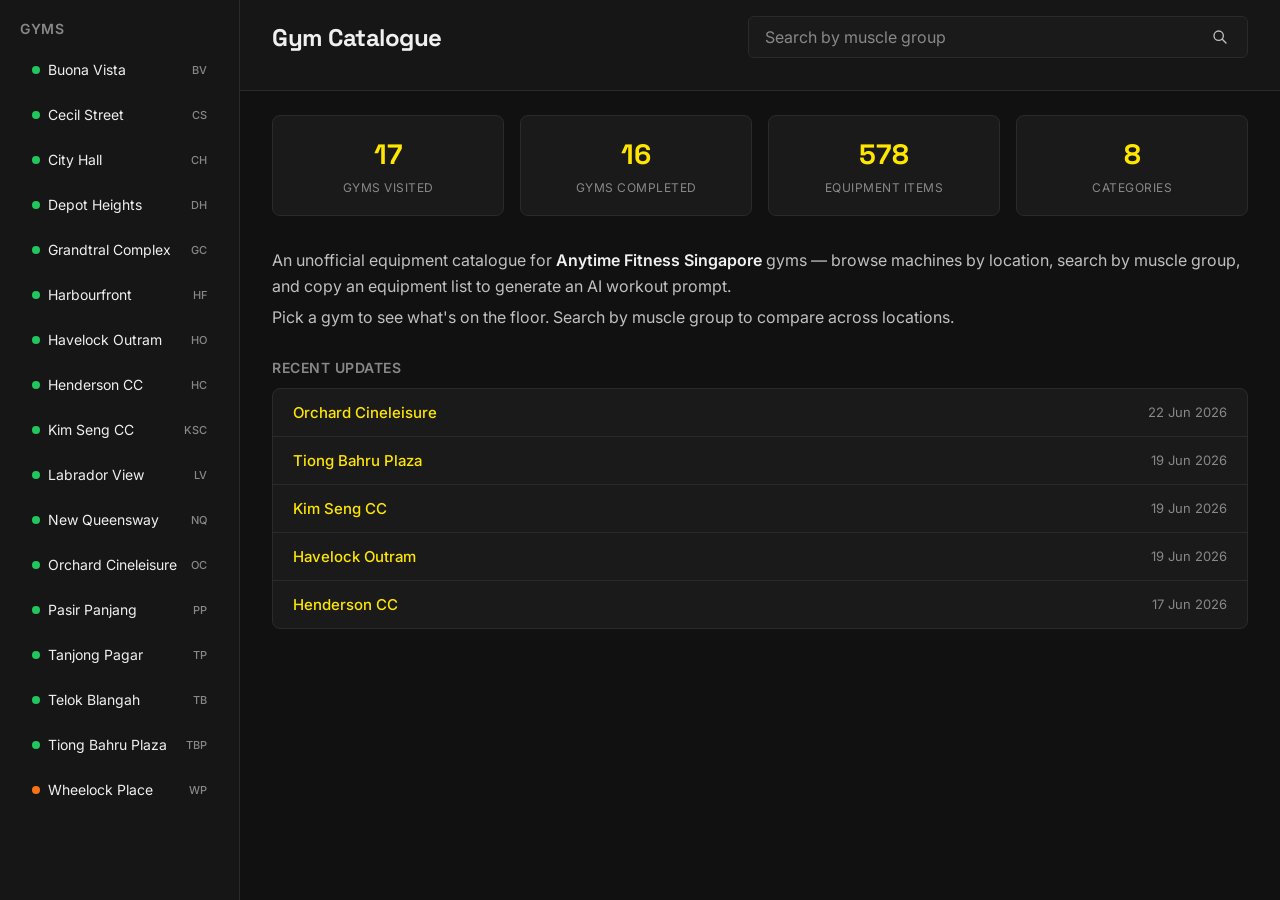
<file: index.html>
<!DOCTYPE html>
<html lang="en">
<head>
  <meta charset="UTF-8">
  <meta name="viewport" content="width=device-width, initial-scale=1.0">
  <title>Gym Catalogue</title>
  <link rel="preconnect" href="https://fonts.googleapis.com">
  <link rel="preconnect" href="https://fonts.gstatic.com" crossorigin>
  <link href="https://fonts.googleapis.com/css2?family=Space+Grotesk:wght@500;600;700&family=Inter:wght@400;500;600&display=swap" rel="stylesheet">
  <link rel="stylesheet" href="styles.css?v=3">
  <script>
    (function() {
      var t = localStorage.getItem('gymcat-theme');
      if (t === 'purple') document.documentElement.setAttribute('data-theme', 'purple');
    })();
  </script>
</head>
<body>
  <aside>
    <h2>Gyms</h2>
    <div class="gym-list" id="gymList"></div>
  </aside>

  <main>
    <div class="menu-overlay" id="menuOverlay"></div>
    <div class="search-overlay" id="searchOverlay"></div>

    <div class="mobile-menu" id="mobileMenu">
      <div class="mobile-menu-header">
        <button class="mobile-menu-close" id="mobileMenuCloseBtn">×</button>
        <h2>Gyms</h2>
      </div>
      <div class="gym-list" id="mobileGymList"></div>
    </div>

    <header>
      <div class="header-top">
        <button class="hamburger-btn" id="hamburgerBtn">
          <svg id='Gym_24' width='24' height='24' viewBox='0 0 24 24' xmlns='http://www.w3.org/2000/svg' xmlns:xlink='http://www.w3.org/1999/xlink'><rect width='24' height='24' stroke='none' fill='#000000' opacity='0'/><g transform="matrix(0.51 0 0 0.51 12 12)" ><path style="stroke: none; stroke-width: 1; stroke-dasharray: none; stroke-linecap: butt; stroke-dashoffset: 0; stroke-linejoin: miter; stroke-miterlimit: 4; fill: rgb(0,0,0); fill-rule: nonzero; opacity: 1;" transform=" translate(-24, -23.5)" d="M 23.951172 4 C 23.631328455573957 4.010922517000237 23.323359981622836 4.1238443141423 23.072266 4.322265600000001 L 8.859375 15.519531 C 7.0554772 16.941163 6 19.113506 6 21.410156 L 6 37.5 C 6 40.519774 8.4802259 43 11.5 43 L 36.5 43 C 39.519774 43 42 40.519774 42 37.5 L 42 21.410156 C 42 19.113506 40.944523 16.941163 39.140625 15.519531 L 24.927734 4.3222656 C 24.650349540229175 4.103140866911548 24.30449476949372 3.9890087429870817 23.951172 4 z M 24 7.4101562 L 37.285156 17.876953 C 38.369258 18.731322 39 20.030807 39 21.410156 L 39 37.5 C 39 38.898226 37.898226 40 36.5 40 L 11.5 40 C 10.101774 40 9 38.898226 9 37.5 L 9 21.410156 C 9 20.030807 9.6307412 18.731322 10.714844 17.876953 L 24 7.4101562 z M 17.476562 19.978516 C 16.64890151067337 19.99144637208509 15.98812720333533 20.6723236642177 16 21.5 L 16 23.5 C 16.007650434318233 22.959046125133643 15.723437055746007 22.455877953142583 15.256190725428507 22.183168417770215 C 14.788944395111008 21.910458882397847 14.211055604888992 21.910458882397847 13.743809274571493 22.183168417770215 C 13.276562944253993 22.455877953142583 12.992349565681769 22.959046125133643 13 23.5 L 13 31.5 C 12.992349565681769 32.040953874866354 13.276562944253993 32.54412204685742 13.743809274571493 32.81683158222979 C 14.211055604888994 33.08954111760215 14.788944395111008 33.08954111760215 15.256190725428509 32.81683158222978 C 15.723437055746007 32.54412204685742 16.007650434318233 32.040953874866354 16 31.5 L 16 33.5 C 15.992349565681769 34.040953874866354 16.276562944253993 34.54412204685742 16.743809274571493 34.81683158222979 C 17.211055604888994 35.08954111760215 17.78894439511101 35.08954111760215 18.256190725428507 34.81683158222978 C 18.723437055746007 34.54412204685742 19.007650434318233 34.040953874866354 19 33.5 L 19 29 L 29 29 L 29 33.5 C 28.992349565681767 34.040953874866354 29.276562944253993 34.54412204685742 29.743809274571493 34.81683158222979 C 30.211055604888994 35.08954111760215 30.78894439511101 35.08954111760215 31.256190725428507 34.81683158222978 C 31.723437055746007 34.54412204685742 32.00765043431823 34.040953874866354 32 33.5 L 32 31.5 C 31.992349565681767 32.040953874866354 32.276562944253996 32.54412204685742 32.74380927457149 32.81683158222979 C 33.21105560488899 33.08954111760215 33.78894439511101 33.08954111760215 34.25619072542851 32.81683158222978 C 34.72343705574601 32.54412204685742 35.00765043431823 32.040953874866354 35 31.5 L 35 23.5 C 35.00765043431823 22.959046125133643 34.72343705574601 22.455877953142583 34.25619072542851 22.183168417770215 C 33.78894439511101 21.910458882397847 33.21105560488899 21.910458882397847 32.74380927457149 22.183168417770215 C 32.27656294425399 22.455877953142583 31.992349565681767 22.959046125133643 32 23.5 L 32 21.5 C 32.00765043431823 20.959046125133643 31.723437055746007 20.455877953142583 31.256190725428507 20.183168417770215 C 30.788944395111006 19.910458882397847 30.211055604888994 19.910458882397847 29.743809274571493 20.183168417770215 C 29.276562944253993 20.455877953142583 28.992349565681767 20.959046125133643 29 21.5 L 29 26 L 19 26 L 19 21.5 C 19.005818528115807 21.09438134618371 18.847118847468515 20.703697162002683 18.560089622295813 20.417036087753083 C 18.273060397123114 20.130375013503485 17.882172851963873 19.97217688631442 17.476562 19.978516 z" stroke-linecap="round" /></g></svg>
        </button>
        <a href="/" id="homeLink" class="home-link"><h1>Gym Catalogue</h1></a>
        <div class="search-container" id="searchContainer">
          <input
            type="text"
            id="searchInput"
            class="search-input"
            placeholder="Search by muscle group"
          >
          <button id="searchBtn" class="search-btn" type="button">
            <svg fill="none" stroke="currentColor" viewBox="0 0 24 24"><path stroke-linecap="round" stroke-linejoin="round" stroke-width="2" d="M21 21l-6-6m2-5a7 7 0 11-14 0 7 7 0 0114 0z"></path></svg>
          </button>
          <div class="suggestions" id="suggestions"></div>
        </div>
        <button id="theme-toggle" class="theme-toggle" title="Switch accent colour" aria-label="Switch accent colour"></button>
        <button class="search-toggle-btn" id="searchToggleBtn">
          <svg class="search-icon" fill="none" stroke="currentColor" viewBox="0 0 24 24" style="display: block;"><path stroke-linecap="round" stroke-linejoin="round" stroke-width="2" d="M21 21l-6-6m2-5a7 7 0 11-14 0 7 7 0 0114 0z"></path></svg>
          <svg class="close-icon" fill="none" stroke="currentColor" viewBox="0 0 24 24" style="display: none;"><path stroke-linecap="round" stroke-linejoin="round" stroke-width="2" d="M6 18L18 6M6 6l12 12"></path></svg>
        </button>
      </div>
    </header>

    <div class="content" id="content">
      <div class="empty-state">Loading equipment data...</div>
    </div>

    <div class="modal-overlay" id="equipmentModalOverlay"></div>
    <div class="modal" id="equipmentModal">
      <div class="modal-body">
        <div class="modal-section inline-label">
          <label>Duration:</label>
          <div class="pill-group" id="durationGroup">
            <button type="button" class="pill-btn" data-value="30min">30min</button>
            <button type="button" class="pill-btn" data-value="45min">45min</button>
            <button type="button" class="pill-btn active" data-value="60min">60min</button>
            <button type="button" class="pill-btn" data-value="75min">75min</button>
            <button type="button" class="pill-btn" data-value="90min">90min</button>
          </div>
        </div>

        <div class="modal-section inline-label">
          <label>Focus:</label>
          <div class="pill-group" id="focusGroup">
            <button type="button" class="pill-btn" data-value="Push">Push</button>
            <button type="button" class="pill-btn" data-value="Pull">Pull</button>
            <button type="button" class="pill-btn" data-value="Legs">Legs</button>
            <button type="button" class="pill-btn active" data-value="Full Body">Full Body</button>
            <button type="button" class="pill-btn" data-value="Upper">Upper</button>
            <button type="button" class="pill-btn" data-value="Lower">Lower</button>
          </div>
        </div>

        <div class="modal-section">
          <pre id="equipmentText" class="equipment-text"></pre>
        </div>
      </div>
      <div class="modal-footer">
        <button id="copyEquipmentBtn" class="btn-primary">
          <svg class="btn-icon" width='20' height='20' viewBox='0 0 24 24' xmlns='http://www.w3.org/2000/svg'><g transform="matrix(1 0 0 1 12 12)"><path style="stroke: none; stroke-width: 1; stroke-dasharray: none; stroke-linecap: butt; stroke-dashoffset: 0; stroke-linejoin: miter; stroke-miterlimit: 4; fill: currentColor; fill-rule: nonzero; opacity: 1;" transform="translate(-12, -12)" d="M 4 2 C 2.895 2 2 2.895 2 4 L 2 17 C 2 17.552 2.448 18 3 18 C 3.552 18 4 17.552 4 17 L 4 4 L 17 4 C 17.552 4 18 3.552 18 3 C 18 2.448 17.552 2 17 2 L 4 2 z M 8 6 C 6.895 6 6 6.895 6 8 L 6 20 C 6 21.105 6.895 22 8 22 L 20 22 C 21.105 22 22 21.105 22 20 L 22 8 C 22 6.895 21.105 6 20 6 L 8 6 z M 8 8 L 20 8 L 20 20 L 8 20 L 8 8 z"/></g></svg>
          <span id="copyBtnText">Copy to Clipboard</span>
        </button>
        <button id="equipmentModalCloseBtn" class="btn-secondary">Close</button>
      </div>
    </div>
  </main>

  <script>
    const TAG_SUGGESTIONS = {
      'leg': ['quads', 'hamstrings', 'glutes', 'calves', 'adductors', 'abductors'],
      'upper': ['chest', 'back', 'shoulders', 'arms'],
      'back': ['back', 'biceps'],
      'lat': ['back', 'biceps'],
      'row': ['back', 'biceps'],
      'pull': ['back', 'biceps'],
      'rear': ['back', 'shoulders'],
      'delt': ['shoulders'],
      'chest': ['chest', 'triceps'],
      'fly': ['chest', 'back', 'shoulders'],
      'press': ['chest', 'shoulders', 'triceps'],
      'arm': ['biceps', 'triceps'],
      'bicep': ['biceps'],
      'tricep': ['triceps'],
      'shoulder': ['shoulders'],
      'core': ['core'],
      'card': ['cardio'],
      'quad': ['quads'],
      'ham': ['hamstrings'],
      'glute': ['glutes'],
      'calf': ['calves']
    };

    const ALL_TAGS = ['chest', 'back', 'shoulders', 'arms', 'biceps', 'triceps', 'legs', 'quads', 'hamstrings', 'glutes', 'calves', 'adductors', 'abductors', 'core', 'cardio', 'calisthenics'];

    const PRIMARY_TAGS = new Set(['chest', 'back', 'shoulders', 'arms', 'legs', 'core', 'cardio', 'calisthenics']);

    function isPrimaryTag(tag) {
      return PRIMARY_TAGS.has(tag);
    }

    const GYM_INITIALS = {
      'Buona Vista': 'BV',
      'City Hall': 'CH',
      'Cecil Street': 'CS',
      'Depot Heights': 'DH',
      'Grandtral Complex': 'GC',
      'Harbourfront': 'HF',
      'Henderson CC': 'HC',
      'Havelock Outram': 'HO',
      'Kim Seng CC': 'KSC',
      'Orchard Cineleisure': 'OC',
      'Labrador View': 'LV',
      'New Queensway': 'NQ',
      'Pasir Panjang': 'PP',
      'Tanjong Pagar': 'TP',
      'Telok Blangah': 'TB',
      'Tiong Bahru Plaza': 'TBP',
      'Wheelock Place': 'WP'
    };

    const INITIAL_TO_GYM = {};
    Object.entries(GYM_INITIALS).forEach(([gym, initial]) => {
      INITIAL_TO_GYM[initial.toLowerCase()] = gym;
    });

    const machineTypeMap = {
      // Bike machines
      "Bike": "Bike",
      "Airdyne2": "Bike",
      "Airdyne": "Bike",
      "Assault Bike Pro": "Bike",
      "Assault Air Bike": "Bike",
      "Bike Pro": "Bike",
      "Lifecycle Bike": "Bike",
      "LifeCycle": "Bike",
      "Stages Bike": "Bike",
      "Solo": "Bike",
      "Air Bike": "Bike",
      "Stationary Bike": "Bike",
      "Seated Bike": "Bike",
      "Spin Bike": "Bike",
      "BikeErg": "Bike",
      "Echo Bike": "Bike",

      // Rowers
      "Rower": "Rower",
      "RowErg": "Rower",
      "Rower Elite": "Rower",
      "AssaultRower Pro": "Rower",
      "Air Rower": "Rower",

      // Chest machines
      "Chest Press": "Chest Press",
      "Machine Chest Press": "Chest Press",
      "Iso-Lateral Chest Press": "Chest Press",
      "Incline Chest Press": "Chest Press",
      "Decline Chest Press": "Chest Press",
      "Plate-Loaded Chest Press": "Chest Press",
      "Converging Chest Press": "Chest Press",
      "Iso-Lateral Bench Press": "Chest Press",

      // Seated row machines
      "Seated Row": "Seated Row",
      "Machine Row": "Seated Row",
      "Iso-Lateral Row": "Seated Row",
      "Seal Row": "Seated Row",
      "Plate-Loaded Row": "Seated Row",
      "Plate-Loaded Seated Row": "Seated Row",
      "Row": "Seated Row",
      "Low Row": "Seated Row",

      // Lat pulldown machines
      "Lat Pulldown": "Lat Pulldown",
      "Machine Lat Pulldown": "Lat Pulldown",
      "Iso-Lateral Lat Pulldown": "Lat Pulldown",
      "Wide-Grip Lat Pulldown": "Lat Pulldown",
      "Close-Grip Lat Pulldown": "Lat Pulldown",
      "Iso-Lateral Front Lat Pulldown": "Lat Pulldown",

      // Leg press machines
      "Leg Press": "Leg Press",
      "45-Degree Leg Press": "Leg Press",
      "Angled Leg Press": "Leg Press",
      "Horizontal Leg Press": "Leg Press",
      "Vertical Leg Press": "Leg Press",
      "Seated Leg Press": "Leg Press",
      "Linear Leg Press": "Leg Press",

      // Hack squat machines
      "Hack Squat": "Hack Squat",
      "Linear Hack Squat": "Hack Squat",

      // Belt squat machines
      "Belt Squat": "Belt Squat",

      // Generic squat machines
      "Squat Machine": "Squat",
      "Perfect Squat": "Squat",
      "Super Squat Press": "Squat",

      // Shoulder press machines
      "Shoulder Press": "Shoulder Press",
      "Converging Shoulder Press": "Shoulder Press",
      "Multi-Press": "Shoulder Press",

      // Leg curl machines
      "Leg Curl": "Leg Curl",
      "Seated Leg Curl": "Leg Curl",
      "Prone Leg Curl": "Leg Curl",

      // Hip abduction/adduction machines
      "Hip Ab/Ad": "Hip Ab/Ad",
      "Hip Abduction Machine": "Hip Ab/Ad",
      "Hip Adduction Machine": "Hip Ab/Ad",
      "Hip Abductor/Adductor": "Hip Ab/Ad",
      "Hip Abductor / Hip Adductor": "Hip Ab/Ad",
      "Hip Abduction/Adduction Machine": "Hip Ab/Ad",
      "Inner/Outer Thigh Machine": "Hip Ab/Ad",

      // Hip thrust machines
      "Hip Thrust": "Hip Thrust",
      "Hip Thrust Machine": "Hip Thrust",
      "Hip Thrust Elite": "Hip Thrust",
      "Glute Drive": "Hip Thrust",

      // Pectoral/rear delt fly machines
      "Pec Delt Fly": "Pec Delt Fly",
      "Rear Delt Fly": "Pec Delt Fly",
      "Rear Delt Reverse Fly Machine": "Pec Delt Fly",
      "Fly/Delt Machine": "Pec Delt Fly",
      "Rear Delt Machine": "Pec Delt Fly",
      "Rear Delt / Pec Fly": "Pec Delt Fly",
      "Pec Fly / Rear Delt": "Pec Delt Fly",
      "Pectoral Fly / Rear Deltoid": "Pec Delt Fly",
      "Rear Delt Pec Fly": "Pec Delt Fly",

      // Abdominal machines
      "Abdominal": "Abdominal",
      "Abdominal Crunch": "Abdominal",
      "Vertical Crunch": "Abdominal",

      // Back extension machines
      "Back Extension": "Back Extension",
      "Back Extension Bench": "Back Extension",

      // Smith machine
      "Smith Machine": "Smith Machine",

      // Deadlift platform
      "Deadlift Platform": "Deadlift Platform",

      // Lateral raise machines
      "Lateral Raise": "Lateral Raise",
      "Standing Lateral Raise": "Lateral Raise",
      "Plate Loaded Lat Raise": "Lateral Raise",

      // Cable equipment
      "Cable Station": "Cable Station",
      "Dual Cable Station": "Cable Station",
      "Adjustable Pulley": "Cable Station",
      "Multistation Adjustable Pulley": "Cable Station",
      "Single Pulley": "Cable Station",
      "Dual Adjustable Pulley": "Cable Station",
      "Multistation": "Cable Station",
      "Dual Pulley Pulldown": "Cable Station",
      "FTS Glide": "Cable Station",
      "Longpull 302": "Cable Row",
      "Pulldown 304": "Lat Pulldown",

      // Exercise balls
      "Exercise Ball 55cm": "Exercise Ball",
      "Exercise Ball 65cm": "Exercise Ball"
    };

    let equipmentData = null;
    let currentGym = null;
    let gyms = [];
    let searchMode = false;
    let selectedTags = [];
    let isLandingPage = true;
    let equipmentIndex = {};
    let selectedEquipment = null;

    function encodeEquipmentKey(machineType) {
      return machineType.replace(/ /g, '_').replace(/\//g, '-');
    }

    function decodeEquipmentKey(encoded) {
      return encoded.replace(/_/g, ' ').replace(/-/g, '/');
    }

    function buildEquipmentIndex() {
      equipmentIndex = {};
      for (const gymName of gyms) {
        const gymData = equipmentData.gyms[gymName];
        for (const [category, machines] of Object.entries(gymData.categories || {})) {
          for (const machine of machines) {
            if (machine.available === false) continue;
            // Map machine name to type, or use name if not in map
            const machineType = machineTypeMap[machine.name] || machine.name;
            if (!equipmentIndex[machineType]) {
              equipmentIndex[machineType] = [];
            }
            equipmentIndex[machineType].push({
              gym: gymName,
              category,
              brand: machine.brand,
              name: machine.name,
              notes: machine.notes,
              tags: machine.tags
            });
          }
        }
      }
    }

    async function loadEquipment() {
      try {
        let response = await fetch('equipment.json').catch(() => null);
        if (!response) {
          response = await fetch('./equipment.json').catch(() => null);
        }

        if (response && response.ok) {
          equipmentData = await response.json();
        } else {
          equipmentData = getMockEquipmentData();
        }

        gyms = Object.keys(equipmentData.gyms).sort((a, b) => {
          // Parse dates in "DD MMM YYYY" format
          const dateA = new Date(equipmentData.gyms[a].lastUpdated);
          const dateB = new Date(equipmentData.gyms[b].lastUpdated);
          return dateB - dateA; // Most recent first
        });
        if (gyms.length === 0) {
          showError('No gyms found in data');
          return;
        }

        buildEquipmentIndex();
        renderGymList();
        loadGymFromUrl();
        window.addEventListener('popstate', loadGymFromUrl);
      } catch (error) {
        showError(`Error: ${error.message}`);
      }
    }

    function getMockEquipmentData() {
      return {
        gyms: {
          'Cecil Street': {
            status: 'complete',
            categories: {
              'Upper': [
                { brand: 'Precor', name: 'Chest Press', notes: null, tags: ['chest', 'shoulders', 'triceps'] },
                { brand: 'Matrix', name: 'Lat Pulldown', notes: null, tags: ['back', 'biceps'] }
              ],
              'Lower': [
                { brand: 'Hoist', name: 'Leg Press', notes: null, tags: ['legs', 'quads', 'glutes'] }
              ]
            }
          },
          'Harbourfront': {
            status: 'ongoing',
            categories: {
              'Upper': [
                { brand: 'LifeFitness', name: 'Dual Pulley', notes: null, tags: ['arms', 'back', 'biceps', 'chest', 'core', 'shoulders', 'triceps'] }
              ]
            }
          },
          'Tanjong Pagar': {
            status: 'complete',
            categories: {
              'Calisthenics': [
                { brand: null, name: 'Pull-up Bar', notes: null, tags: ['arms', 'back', 'biceps', 'core'] }
              ]
            }
          }
        }
      };
    }

    function loadGymFromUrl() {
      const params = new URLSearchParams(window.location.search);
      const equipmentFromUrl = params.get('equipment');
      const tagFromUrl = params.get('tag');
      const gymFromUrl = params.get('gym');

      if (equipmentFromUrl) {
        isLandingPage = false;
        const decodedMachineType = decodeEquipmentKey(equipmentFromUrl);
        selectedEquipment = decodedMachineType;
        searchMode = true;
        selectedTags = [];
        document.getElementById('searchInput').value = '';
        updateSuggestions('');
        renderGymList();
        renderEquipmentResults(decodedMachineType);
      } else if (gymFromUrl && tagFromUrl && INITIAL_TO_GYM[gymFromUrl]) {
        // Both gym and tag are present - show filtered gym equipment
        isLandingPage = false;
        selectGym(INITIAL_TO_GYM[gymFromUrl], [tagFromUrl]);
      } else if (tagFromUrl) {
        isLandingPage = false;
        selectedTags = [tagFromUrl];
        searchMode = true;
        selectedEquipment = null;
        document.getElementById('searchInput').value = '';
        updateSuggestions('');
        renderGymList();
        renderSearchResults();
      } else if (gymFromUrl && INITIAL_TO_GYM[gymFromUrl]) {
        isLandingPage = false;
        selectGym(INITIAL_TO_GYM[gymFromUrl]);
      } else if (!currentGym) {
        isLandingPage = true;
        renderLandingPage();
      }
    }

    function renderGymList() {
      const gymList = document.getElementById('gymList');
      const mobileGymList = document.getElementById('mobileGymList');
      [gymList, mobileGymList].forEach(list => {
        if (!list) return;
        list.innerHTML = '';

        // Sort gyms alphabetically
        const sortedGyms = [...gyms].sort();

        sortedGyms.forEach(gym => {
          const link = document.createElement('a');
          link.className = 'gym-item' + (gym === currentGym ? ' active' : '');
          link.href = '?gym=' + GYM_INITIALS[gym].toLowerCase();

          const dot = document.createElement('div');
          dot.className = 'status-dot ' + equipmentData.gyms[gym].status;

          const name = document.createElement('span');
          name.className = 'gym-name';
          name.textContent = gym;

          const initial = document.createElement('span');
          initial.className = 'gym-initial';
          initial.textContent = GYM_INITIALS[gym];

          link.appendChild(dot);
          link.appendChild(name);
          link.appendChild(initial);
          link.addEventListener('click', closeMobileMenu);
          list.appendChild(link);
        });
      });
    }

    function closeMobileMenu() {
      document.getElementById('mobileMenu').classList.remove('active');
      document.getElementById('menuOverlay').classList.remove('active');
      document.body.classList.remove('menu-open');
    }

    function selectGym(gym, tagsToPreserve = []) {
      searchMode = false;
      selectedTags = tagsToPreserve;
      selectedEquipment = null;
      currentGym = gym;
      document.getElementById('searchInput').value = '';
      updateSuggestions('');
      document.getElementById('searchOverlay').classList.remove('active');
      document.getElementById('searchContainer').classList.remove('active');
      const searchIcon = document.querySelector('.search-icon');
      const closeIcon = document.querySelector('.close-icon');
      searchIcon.style.display = 'block';
      closeIcon.style.display = 'none';
      const url = tagsToPreserve.length > 0
        ? `?gym=${GYM_INITIALS[gym].toLowerCase()}&${tagsToPreserve.map(tag => `tag=${tag}`).join('&')}`
        : `?gym=${GYM_INITIALS[gym].toLowerCase()}`;
      window.history.pushState(null, '', url);
      renderGymList();
      renderEquipment();
    }

    function updateSuggestions(input) {
      const suggestionsDiv = document.getElementById('suggestions');
      const inputLower = input.toLowerCase().trim();

      if (!inputLower) {
        suggestionsDiv.innerHTML = '';
        return;
      }

      let relatedTags = new Set();

      for (const [key, tags] of Object.entries(TAG_SUGGESTIONS)) {
        if (key.includes(inputLower) || inputLower.includes(key)) {
          tags.forEach(tag => relatedTags.add(tag));
        }
      }

      if (relatedTags.size === 0) {
        ALL_TAGS.forEach(tag => {
          if (tag.includes(inputLower)) {
            relatedTags.add(tag);
          }
        });
      }

      suggestionsDiv.innerHTML = Array.from(relatedTags)
        .slice(0, 8)
        .map(tag => `
          <div class="suggestion-chip${isPrimaryTag(tag) ? ' primary' : ''}" onclick="selectTag('${tag}')">${tag}</div>
        `)
        .join('');
    }

    function selectTag(tag) {
      selectedTags = [tag];
      searchMode = true;
      selectedEquipment = null;
      document.getElementById('suggestions').innerHTML = '';
      document.getElementById('suggestions').classList.remove('active');
      document.getElementById('searchContainer').classList.remove('active');
      document.getElementById('searchOverlay').classList.remove('active');
      const searchIcon = document.querySelector('.search-icon');
      const closeIcon = document.querySelector('.close-icon');
      searchIcon.style.display = 'block';
      closeIcon.style.display = 'none';
      window.history.pushState(null, '', `?tag=${tag}`);
      renderGymList();
      renderSearchResults();
    }

function selectEquipment(machineName) {
      // Map machine name to type
      const machineType = machineTypeMap[machineName] || machineName;
      selectedEquipment = machineType;
      searchMode = true;
      selectedTags = [];
      document.getElementById('suggestions').innerHTML = '';
      document.getElementById('suggestions').classList.remove('active');
      document.getElementById('searchContainer').classList.remove('active');
      document.getElementById('searchOverlay').classList.remove('active');
      const searchIcon = document.querySelector('.search-icon');
      const closeIcon = document.querySelector('.close-icon');
      searchIcon.style.display = 'block';
      closeIcon.style.display = 'none';
      window.history.pushState(null, '', `?equipment=${encodeEquipmentKey(machineType)}`);
      renderGymList();
      renderEquipmentResults(machineType);
    }

    function renderEquipmentResults(machineType) {
      const content = document.getElementById('content');
      const locations = equipmentIndex[machineType] || [];

      if (locations.length === 0) {
        content.innerHTML = '<div class="empty-state">Equipment not found</div>';
        return;
      }

      // Group locations by gym
      const gymGroups = {};
      locations.forEach(({ gym, brand, name, notes }) => {
        if (!gymGroups[gym]) {
          gymGroups[gym] = [];
        }
        gymGroups[gym].push({ brand, name, notes });
      });

      const uniqueGyms = new Set(locations.map(loc => loc.gym));
      let html = `<div class="search-result-header">${machineType} found in ${uniqueGyms.size} gym${uniqueGyms.size !== 1 ? 's' : ''}</div>`;

      // Render grouped by gym
      const gymList = Object.keys(gymGroups).sort();
      gymList.forEach(gym => {
        const gymInitial = GYM_INITIALS[gym].toLowerCase();
        html += `<h3 class="equipment-gym-heading"><a href="?gym=${gymInitial}" class="outlet-link">${gym}</a></h3>`;

        gymGroups[gym].forEach(({ brand, name, notes }) => {
          const isBranded = brand && brand !== 'Unknown';
          const brandDisplay = isBranded ? `<strong>${brand}</strong> ` : '';
          const notesHtml = notes ? `<span class="equipment-notes">${notes}</span>` : '';
          html += `<div class="equipment-item"><span>${brandDisplay}${name}${notesHtml ? ' ' + notesHtml : ''}</span></div>`;
        });
      });

      content.innerHTML = html;
    }

    function renderSearchResults() {
      const content = document.getElementById('content');

      if (selectedTags.length === 0) {
        renderEquipment();
        return;
      }

      // Group matches by gym
      const gymMatches = {};
      let totalMachines = 0;

      for (const gymName of gyms) {
        const gymData = equipmentData.gyms[gymName];
        const matches = [];

        for (const [category, machines] of Object.entries(gymData.categories || {})) {
          for (const machine of machines) {
            if (machine.available === false) continue;
            const machineMatches = selectedTags.some(tag => machine.tags.includes(tag));
            if (machineMatches) {
              matches.push({ category, machine });
              totalMachines++;
            }
          }
        }

        if (matches.length > 0) {
          gymMatches[gymName] = matches.sort((a, b) => {
            if (a.category !== b.category) return a.category.localeCompare(b.category);
            return a.machine.name.localeCompare(b.machine.name);
          });
        }
      }

      const gymsWithMatches = Object.keys(gymMatches);
      const sortedGyms = gymsWithMatches.sort((a, b) => {
        return gymMatches[b].length - gymMatches[a].length;
      });

      let html = `<div class="search-result-header">${totalMachines} machines across ${gymsWithMatches.length} gyms matching: ${selectedTags.map(t => '<strong>' + t + '</strong>').join(', ')}</div>`;

      // Gym summary cards (show count and preview)
      const gymSummaryRows = sortedGyms.map(gymName => {
        const matches = gymMatches[gymName];
        const gymInitial = GYM_INITIALS[gymName].toLowerCase();
        const equipmentNames = [...new Set(matches.map(m => m.machine.name))];
        const preview = equipmentNames.slice(0, 3).join(', ') + (equipmentNames.length > 3 ? `, +${equipmentNames.length - 3} more` : '');
        const tagParams = selectedTags.map(tag => `tag=${tag}`).join('&');

        return `
          <div class="gym-summary-row">
            <div class="gym-summary-count">${matches.length}</div>
            <div class="gym-summary-info">
              <a href="?gym=${gymInitial}&${tagParams}" class="gym-summary-name">${gymName}</a>
              <div class="gym-summary-preview">${preview}</div>
            </div>
          </div>
        `;
      }).join('');

      html += `
        <div class="gym-summaries">
          <div class="gym-summary-header">
            <div class="gym-summary-count-col">Equipment Count</div>
            <div class="gym-summary-info-col">Gym & Preview</div>
          </div>
          ${gymSummaryRows}
        </div>
      `;

      content.innerHTML = html || '<div class="empty-state">No equipment matches your search</div>';
    }

    function renderEquipment() {
      const content = document.getElementById('content');
      const gymData = equipmentData.gyms[currentGym];
      const status = gymData.status;
      const lastUpdatedDate = gymData.lastUpdated || 'Unknown';
      const statusBadge = status === 'complete' ? `✓ Complete — updated ${lastUpdatedDate}` : `⚠ Partial — updated ${lastUpdatedDate}`;

      let html = `
        <div class="gym-header">
          <div class="gym-title-section">
            <div class="gym-title">${currentGym}</div>
            <div class="status-badge">${statusBadge}</div>
          </div>
          <button class="btn-copy-equipment" id="openEquipmentModalBtn">
            <svg class="btn-icon" width='20' height='20' viewBox='0 0 24 24' xmlns='http://www.w3.org/2000/svg'><g transform="matrix(1 0 0 1 12 12)"><path style="stroke: none; stroke-width: 1; stroke-dasharray: none; stroke-linecap: butt; stroke-dashoffset: 0; stroke-linejoin: miter; stroke-miterlimit: 4; fill: currentColor; fill-rule: nonzero; opacity: 1;" transform="translate(-12, -12)" d="M 4 2 C 2.895 2 2 2.895 2 4 L 2 17 C 2 17.552 2.448 18 3 18 C 3.552 18 4 17.552 4 17 L 4 4 L 17 4 C 17.552 4 18 3.552 18 3 C 18 2.448 17.552 2 17 2 L 4 2 z M 8 6 C 6.895 6 6 6.895 6 8 L 6 20 C 6 21.105 6.895 22 8 22 L 20 22 C 21.105 22 22 21.105 22 20 L 22 8 C 22 6.895 21.105 6 20 6 L 8 6 z M 8 8 L 20 8 L 20 20 L 8 20 L 8 8 z"/></g></svg>
            Copy Equipment
          </button>
        </div>
      `;

      // Collect all machines grouped by category
      const categoryGroups = {};
      for (const [category, machines] of Object.entries(gymData.categories || {})) {
        if (!machines || machines.length === 0) continue;
        categoryGroups[category] = machines;
      }

      if (Object.keys(categoryGroups).length === 0) {
        content.innerHTML = '<div class="empty-state">No equipment data for this gym</div>';
        return;
      }

      // Filter by tags if present in URL
      const filterTags = selectedTags.length > 0 ? selectedTags : [];
      if (filterTags.length > 0) {
        const matchCount = Object.values(categoryGroups).reduce((count, machines) => {
          return count + machines.filter(m => m.available !== false && filterTags.some(tag => m.tags.includes(tag))).length;
        }, 0);
        const tagDisplay = filterTags.map(t => `<strong>${t}</strong>`).join(', ');
        html += `<div class="search-result-header">${currentGym} has ${matchCount} machines matching: ${tagDisplay} — <a href="?gym=${GYM_INITIALS[currentGym].toLowerCase()}">view full equipment list</a></div>`;
      }

      // Check if any machines match filters
      const hasMatchingMachines = Object.values(categoryGroups).some(machines =>
        filterTags.length === 0 || machines.some(m => m.available !== false && filterTags.some(tag => m.tags.includes(tag)))
      );

      if (!hasMatchingMachines) {
        html += '<div class="empty-state">No equipment matches these filters</div>';
        content.innerHTML = html;
        return;
      }

      // Render category cards
      const categoryCards = Object.entries(categoryGroups).map(([category, machines]) => {
        // Filter machines by tags if present
        const displayedMachines = filterTags.length > 0
          ? machines.filter(m => m.available !== false && filterTags.some(tag => m.tags.includes(tag)))
          : machines;

        if (displayedMachines.length === 0) return '';

        const machinesHtml = displayedMachines.map(machine => {
          const isBranded = machine.brand !== 'Unknown';
          const brandDisplay = isBranded ? `<span class="equipment-brand">${machine.brand}</span> ` : '';
          const tagsHtml = machine.tags.map(tag => `<span class="tag" onclick="selectTag('${tag}')">${tag}</span>`).join('');
          if (machine.available === false) {
            return `
            <div class="equipment-item equipment-item--unavailable">
              <span class="equipment-unavailable" title="Not available at ${currentGym}"><span class="equipment-brand">${isBranded ? machine.brand : ''}</span>${isBranded ? ' ' : ''}<strong>${machine.name}</strong></span>
              <div class="equipment-tags">
                ${tagsHtml}
              </div>
            </div>
          `;
          }
          const notesHtml = machine.notes ? `<span class="equipment-notes">${machine.notes}</span>` : '';
          return `
            <div class="equipment-item">
              <span class="clickable-equipment" onclick="selectEquipment('${machine.name.replace(/'/g, "\\'")}')">${brandDisplay}<strong>${machine.name}</strong>${notesHtml ? ' ' + notesHtml : ''}</span>
              <div class="equipment-tags">
                ${tagsHtml}
              </div>
            </div>
          `;
        }).join('');

        return `
          <div class="category-card">
            <div class="category-card-header">
              <h3 class="category-card-heading">${category}</h3>
            </div>
            <div class="category-card-content">
              <div class="equipment-list">
                ${machinesHtml}
              </div>
            </div>
          </div>
        `;
      }).filter(card => card !== '').join('');

      html += `
        <div class="category-cards">
          ${categoryCards}
        </div>
      `;

      content.innerHTML = html;
      styleClickableEquipment();
    }

    function styleClickableEquipment() {
      const equipmentElements = document.querySelectorAll('.clickable-equipment');
      equipmentElements.forEach(elem => {
        elem.style.color = '#333333';
      });
    }

    function showError(message) {
      document.getElementById('content').innerHTML = `<div class="error">${message}</div>`;
    }

    function renderLandingPage() {
      const content = document.getElementById('content');

      // Filter to only complete gyms and sort by lastUpdated (most recent first)
      const completeGyms = gyms.filter(gymName => equipmentData.gyms[gymName].status === 'complete');
      const sortedCompleteGyms = completeGyms.sort((a, b) => {
        const dateA = new Date(equipmentData.gyms[a].lastUpdated);
        const dateB = new Date(equipmentData.gyms[b].lastUpdated);
        return dateB - dateA;
      });

      // Calculate summary stats
      let totalEquipment = 0;
      const totalCategories = new Set();
      Object.values(equipmentData.gyms).forEach(gym => {
        Object.keys(gym.categories).forEach(cat => {
          totalCategories.add(cat);
          totalEquipment += gym.categories[cat].filter(m => m.available !== false).length;
        });
      });

      // Build mobile gym grid (complete gyms only, 2-per-row)
      const completeGymButtons = gyms
        .filter(gymName => equipmentData.gyms[gymName].status === 'complete')
        .map(gymName => `<button class="gym-quick-btn" onclick="selectGym('${gymName.replace(/'/g, "\\'")}')">
          ${gymName}
        </button>`).join('');

      let html = `
        <div class="inventory-summary">
          <div class="summary-item">
            <div class="summary-value">${gyms.length}</div>
            <div class="summary-label">Gyms Visited</div>
          </div>
          <div class="summary-item">
            <div class="summary-value">${completeGyms.length}</div>
            <div class="summary-label">Gyms Completed</div>
          </div>
          <div class="summary-item">
            <div class="summary-value">${totalEquipment}</div>
            <div class="summary-label">Equipment Items</div>
          </div>
          <div class="summary-item">
            <div class="summary-value">${totalCategories.size}</div>
            <div class="summary-label">Categories</div>
          </div>
        </div>

        <div class="homepage-intro">
          <p>An unofficial equipment catalogue for <strong>Anytime Fitness Singapore</strong> gyms — browse machines by location, search by muscle group, and copy an equipment list to generate an AI workout prompt.</p>
          <p>Pick a gym to see what's on the floor. Search by muscle group to compare across locations.</p>
        </div>

        <div class="homepage-gym-index">
          <div class="homepage-gym-grid">${completeGymButtons}</div>
        </div>
      `;

      // Recent updates: top 5 gyms sorted by lastUpdated
      const recentGyms = [...gyms]
        .filter(gymName => equipmentData.gyms[gymName].lastUpdated)
        .sort((a, b) => new Date(equipmentData.gyms[b].lastUpdated) - new Date(equipmentData.gyms[a].lastUpdated))
        .slice(0, 5);

      html += `<div class="recent-updates"><h2 class="recent-updates-title">Recent Updates</h2><ul class="recent-updates-list">`;
      recentGyms.forEach(gymName => {
        const gymData = equipmentData.gyms[gymName];
        html += `
          <li class="recent-update-item">
            <button class="recent-update-gym" onclick="selectGym('${gymName.replace(/'/g, "\\'")}')">${gymName}</button>
            <span class="recent-update-date">${gymData.lastUpdated}</span>
          </li>
        `;
      });
      html += `</ul></div>`;

      content.innerHTML = html;
    }

    function toggleGymSection(headerElement) {
      const section = headerElement.closest('.inventory-gym-section');
      const categoriesDiv = section.querySelector('.inventory-categories');
      const toggleBtn = headerElement.querySelector('.inventory-accordion-toggle');
      const isExpanded = section.getAttribute('data-expanded') === 'true';

      if (isExpanded) {
        section.setAttribute('data-expanded', 'false');
        toggleBtn.setAttribute('aria-expanded', 'false');
        toggleBtn.textContent = '▶';
        categoriesDiv.classList.add('collapsed');
      } else {
        section.setAttribute('data-expanded', 'true');
        toggleBtn.setAttribute('aria-expanded', 'true');
        toggleBtn.textContent = '▼';
        categoriesDiv.classList.remove('collapsed');
      }
    }

    // Equipment Modal Functions
    function openEquipmentModal() {
      if (!currentGym) {
        console.warn('No gym selected');
        return;
      }

      const modal = document.getElementById('equipmentModal');
      const overlay = document.getElementById('equipmentModalOverlay');

      // Reset to defaults - be more specific with selectors
      document.querySelectorAll('#durationGroup .pill-btn').forEach(btn => btn.classList.remove('active'));
      document.querySelectorAll('#focusGroup .pill-btn').forEach(btn => btn.classList.remove('active'));
      document.getElementById('durationGroup').querySelector('[data-value="60min"]').classList.add('active');
      document.getElementById('focusGroup').querySelector('[data-value="Full Body"]').classList.add('active');

      modal.classList.add('active');
      overlay.classList.add('active');

      updateEquipmentModalText();
    }

    function closeEquipmentModal() {
      const modal = document.getElementById('equipmentModal');
      const overlay = document.getElementById('equipmentModalOverlay');
      modal.classList.remove('active');
      overlay.classList.remove('active');
    }

    function updateEquipmentModalText() {
      const gymData = equipmentData.gyms[currentGym];
      const status = gymData.status === 'complete' ? 'Complete' : 'Incomplete';

      const duration = document.querySelector('#durationGroup .pill-btn.active').dataset.value;
      const focusArea = document.querySelector('#focusGroup .pill-btn.active').dataset.value;

      let text = `I'm at ${currentGym}. Generate me a ${duration} ${focusArea} workout from these equipment:\n\n`;

      // Organize by category (exclude explicitly-unavailable equipment)
      for (const [category, machines] of Object.entries(gymData.categories || {})) {
        const availableMachines = (machines || []).filter(m => m.available !== false);
        if (availableMachines.length === 0) continue;
        text += `${category}:\n`;

        availableMachines.forEach(machine => {
          const brandPart = machine.brand && machine.brand !== 'Unknown' ? `${machine.brand}: ` : '';
          const equipmentLine = `${brandPart}${machine.name}${machine.notes ? ` (${machine.notes})` : ''}`;
          text += `- ${equipmentLine}\n`;
        });

        text += `\n`;
      }

      text += `${currentGym} (${status})`;

      document.getElementById('equipmentText').textContent = text;
    }

    function copyEquipmentToClipboard() {
      const textEl = document.getElementById('equipmentText');
      if (!textEl) {
        console.error('Equipment text element not found');
        return;
      }

      const text = textEl.textContent;
      if (!text) {
        console.error('No text to copy');
        return;
      }

      const btn = document.getElementById('copyEquipmentBtn');
      const textSpan = document.getElementById('copyBtnText');
      const originalText = textSpan.textContent;

      // Try modern Clipboard API first
      if (navigator.clipboard && navigator.clipboard.writeText) {
        navigator.clipboard.writeText(text).then(() => {
          textSpan.textContent = 'Copied!';
          btn.disabled = true;
          setTimeout(() => {
            textSpan.textContent = originalText;
            btn.disabled = false;
          }, 2000);
        }).catch(() => {
          fallbackCopy(text, btn, textSpan, originalText);
        });
      } else {
        // Fallback for HTTP or older browsers
        fallbackCopy(text, btn, textSpan, originalText);
      }
    }

    function fallbackCopy(text, btn, textSpan, originalText) {
      const textarea = document.createElement('textarea');
      textarea.value = text;
      textarea.style.position = 'fixed';
      textarea.style.opacity = '0';
      document.body.appendChild(textarea);

      try {
        textarea.select();
        const success = document.execCommand('copy');
        if (success) {
          textSpan.textContent = 'Copied!';
          btn.disabled = true;
          setTimeout(() => {
            textSpan.textContent = originalText;
            btn.disabled = false;
          }, 2000);
        } else {
          throw new Error('execCommand failed');
        }
      } catch (err) {
        console.error('Fallback copy failed:', err);
        textSpan.textContent = 'Copy failed';
        setTimeout(() => {
          textSpan.textContent = originalText;
        }, 2000);
      } finally {
        document.body.removeChild(textarea);
      }
    }

    // Event listeners
    document.getElementById('searchInput').addEventListener('input', (e) => {
      updateSuggestions(e.target.value);
    });

    document.getElementById('searchInput').addEventListener('focus', () => {
      const suggestionsDiv = document.getElementById('suggestions');
      suggestionsDiv.innerHTML = Array.from(PRIMARY_TAGS)
        .sort()
        .map(tag => `
          <div class="suggestion-chip primary" onclick="selectTag('${tag}')">${tag}</div>
        `)
        .join('');
      suggestionsDiv.classList.add('active');
    });

    document.getElementById('hamburgerBtn').addEventListener('click', () => {
      const searchContainer = document.getElementById('searchContainer');
      searchContainer.classList.remove('active');
      document.getElementById('suggestions').classList.remove('active');
      document.getElementById('searchOverlay').classList.remove('active');

      const mobileMenu = document.getElementById('mobileMenu');
      mobileMenu.classList.toggle('active');
      document.getElementById('menuOverlay').classList.toggle('active');

      if (mobileMenu.classList.contains('active')) {
        document.body.classList.add('menu-open');
      } else {
        document.body.classList.remove('menu-open');
      }
    });

    document.getElementById('menuOverlay').addEventListener('click', closeMobileMenu);

    document.getElementById('mobileMenuCloseBtn').addEventListener('click', closeMobileMenu);

    document.getElementById('searchToggleBtn').addEventListener('click', () => {
      const searchContainer = document.getElementById('searchContainer');
      const searchOverlay = document.getElementById('searchOverlay');
      const searchIcon = document.querySelector('.search-icon');
      const closeIcon = document.querySelector('.close-icon');

      searchContainer.classList.toggle('active');
      searchOverlay.classList.toggle('active');

      if (searchContainer.classList.contains('active')) {
        searchIcon.style.display = 'none';
        closeIcon.style.display = 'block';
        setTimeout(() => {
          document.getElementById('searchInput').focus();
        }, 200);
      } else {
        searchIcon.style.display = 'block';
        closeIcon.style.display = 'none';
        document.getElementById('suggestions').classList.remove('active');
      }
    });

    document.getElementById('searchOverlay').addEventListener('click', () => {
      document.getElementById('searchContainer').classList.remove('active');
      document.getElementById('searchOverlay').classList.remove('active');
      document.getElementById('suggestions').classList.remove('active');
    });

    document.getElementById('searchBtn').addEventListener('click', () => {
      const input = document.getElementById('searchInput').value.toLowerCase().trim();
      if (!input) return;

      let matchingTags = [];

      if (ALL_TAGS.includes(input)) {
        matchingTags = [input];
      } else {
        for (const [key, tags] of Object.entries(TAG_SUGGESTIONS)) {
          if (key.includes(input) || input.includes(key)) {
            matchingTags.push(...tags);
            break;
          }
        }

        if (matchingTags.length === 0) {
          matchingTags = ALL_TAGS.filter(tag => tag.includes(input));
        }
      }

      if (matchingTags.length > 0) {
        selectTag(matchingTags[0]);
        document.getElementById('searchContainer').classList.remove('active');
        document.getElementById('suggestions').classList.remove('active');
      }
    });

    document.addEventListener('keydown', (e) => {
      if (e.key === 'Escape') {
        const searchContainer = document.getElementById('searchContainer');
        if (searchContainer.classList.contains('active')) {
          searchContainer.classList.remove('active');
          document.getElementById('suggestions').classList.remove('active');
        }
      }
    });

    document.addEventListener('click', (e) => {
      const searchContainer = document.getElementById('searchContainer');
      if (!searchContainer.contains(e.target)) {
        document.getElementById('suggestions').innerHTML = '';
      }
    });

    // Equipment Modal Event Listeners
    document.addEventListener('click', (e) => {
      if (e.target.closest('#openEquipmentModalBtn')) {
        openEquipmentModal();
      }
    });

    document.getElementById('equipmentModalCloseBtn').addEventListener('click', closeEquipmentModal);

    document.getElementById('equipmentModalOverlay').addEventListener('click', closeEquipmentModal);

    document.addEventListener('click', (e) => {
      if (e.target.classList.contains('pill-btn')) {
        const group = e.target.parentElement;
        group.querySelectorAll('.pill-btn').forEach(btn => btn.classList.remove('active'));
        e.target.classList.add('active');
        updateEquipmentModalText();
      }
    });

    document.getElementById('copyEquipmentBtn').addEventListener('click', copyEquipmentToClipboard);

    // Home link click handler
    document.getElementById('homeLink').addEventListener('click', (e) => {
      e.preventDefault();
      isLandingPage = true;
      currentGym = null;
      searchMode = false;
      selectedTags = [];
      selectedEquipment = null;
      document.getElementById('searchInput').value = '';
      document.getElementById('suggestions').innerHTML = '';
      document.getElementById('searchOverlay').classList.remove('active');
      document.getElementById('searchContainer').classList.remove('active');
      const searchIcon = document.querySelector('.search-icon');
      const closeIcon = document.querySelector('.close-icon');
      searchIcon.style.display = 'block';
      closeIcon.style.display = 'none';
      window.history.pushState(null, '', '/');
      renderGymList();
      renderLandingPage();
    });

    document.getElementById('theme-toggle').addEventListener('click', function() {
      var el = document.documentElement;
      var isPurple = el.getAttribute('data-theme') === 'purple';
      if (isPurple) {
        el.removeAttribute('data-theme');
        localStorage.setItem('gymcat-theme', 'yellow');
      } else {
        el.setAttribute('data-theme', 'purple');
        localStorage.setItem('gymcat-theme', 'purple');
      }
    });

    loadEquipment();
  </script>
</body>
</html>
</file>
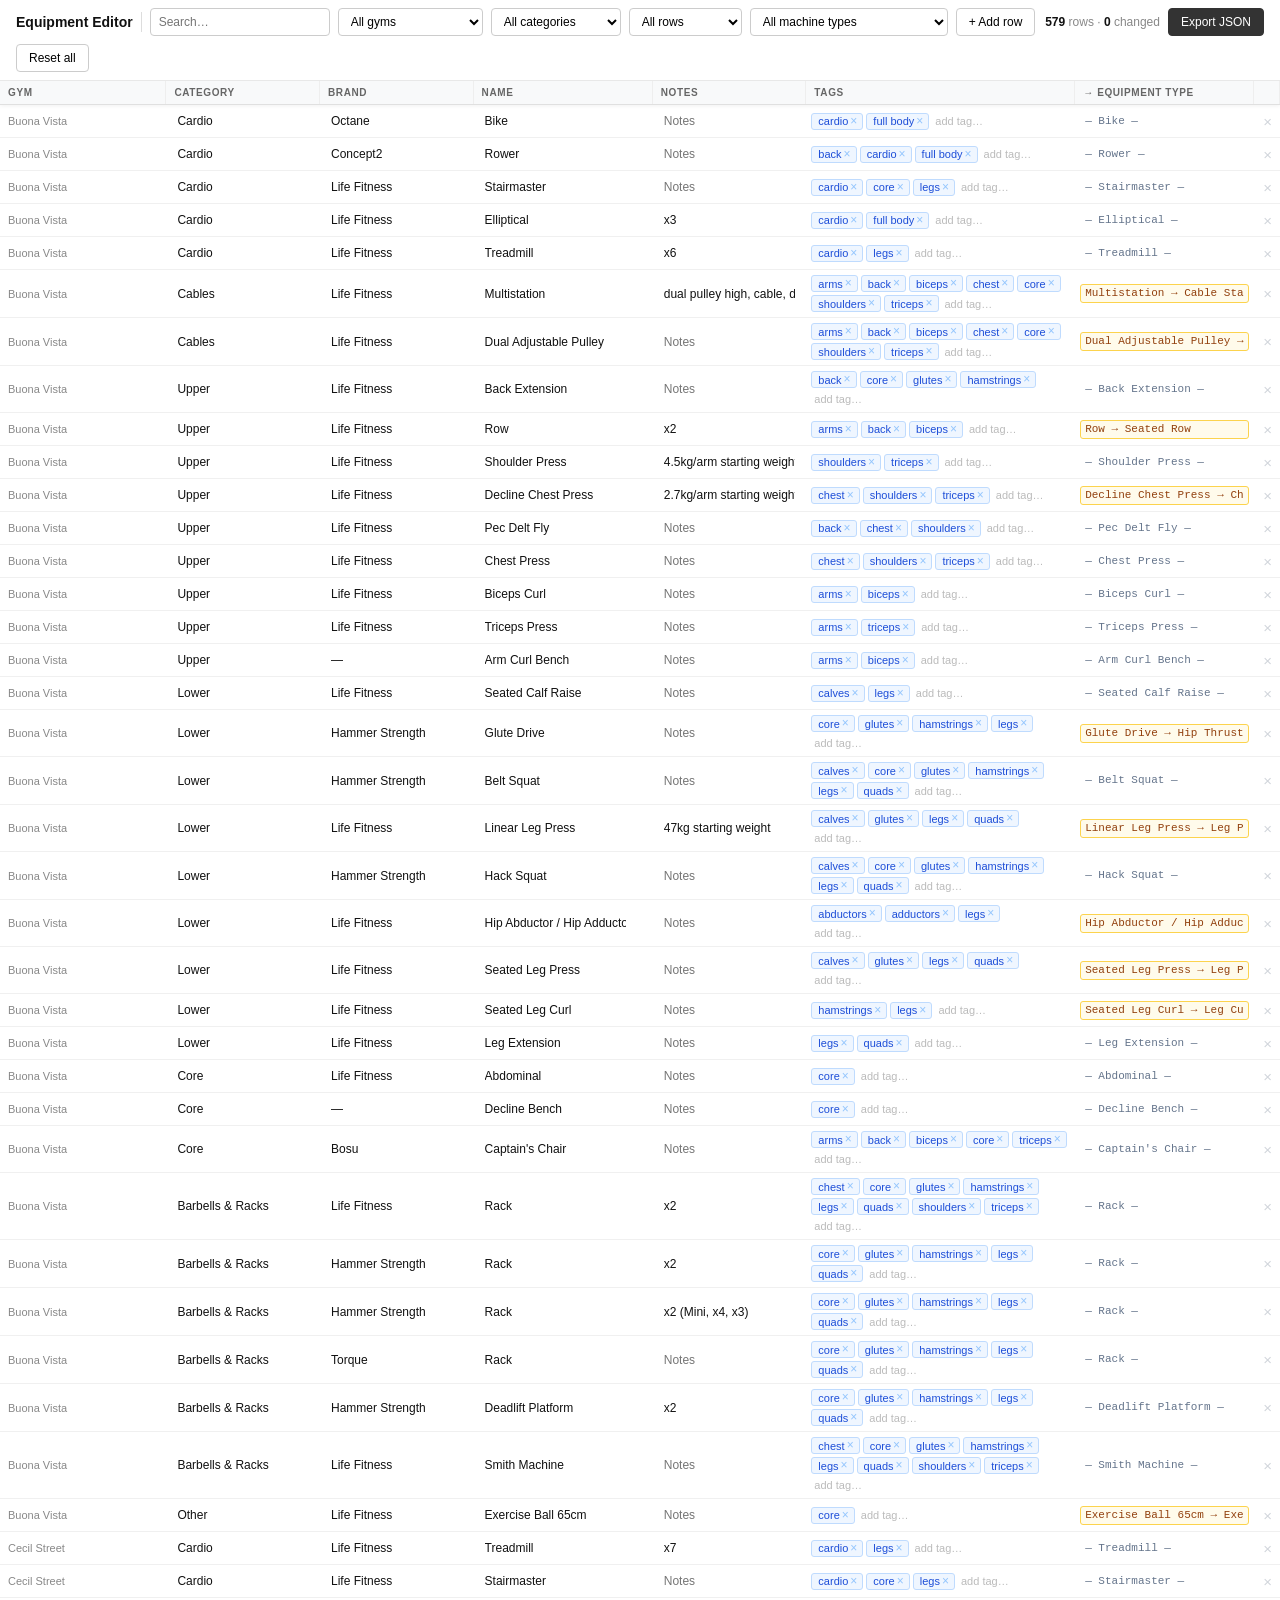
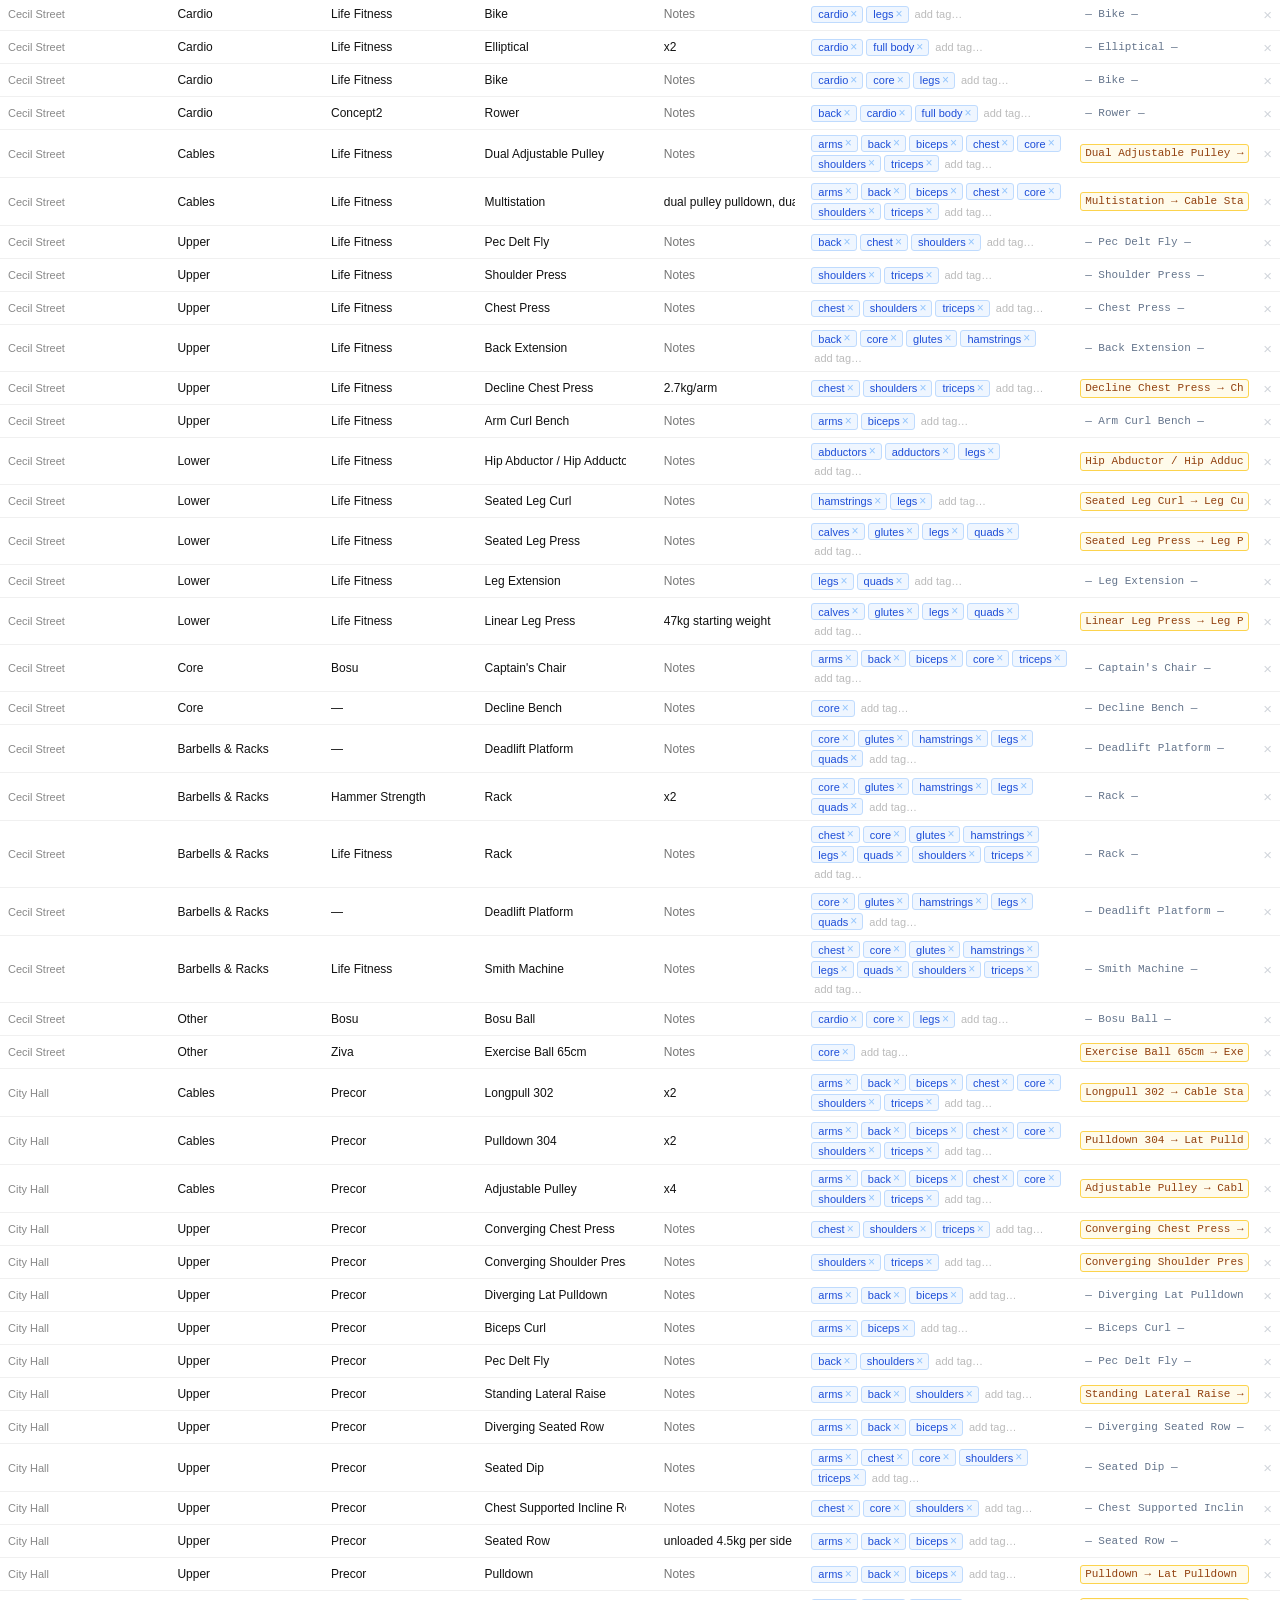
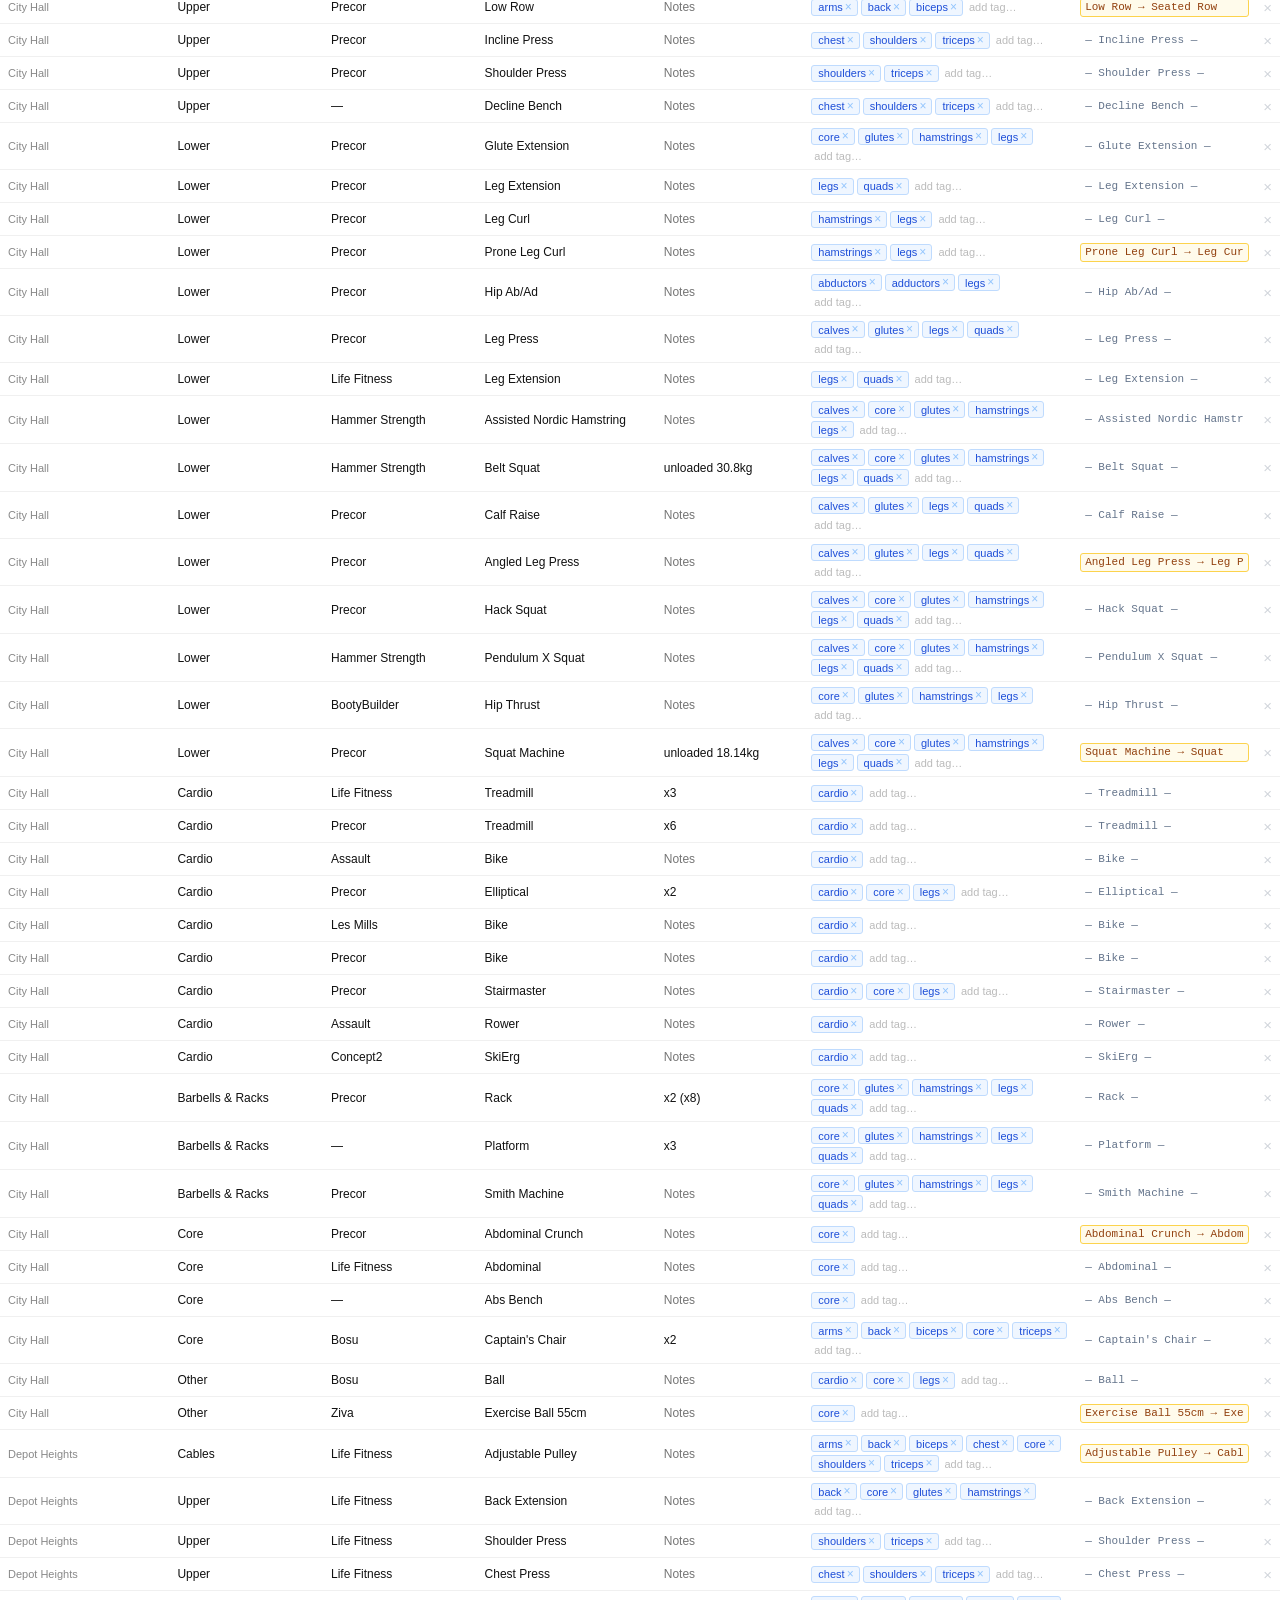
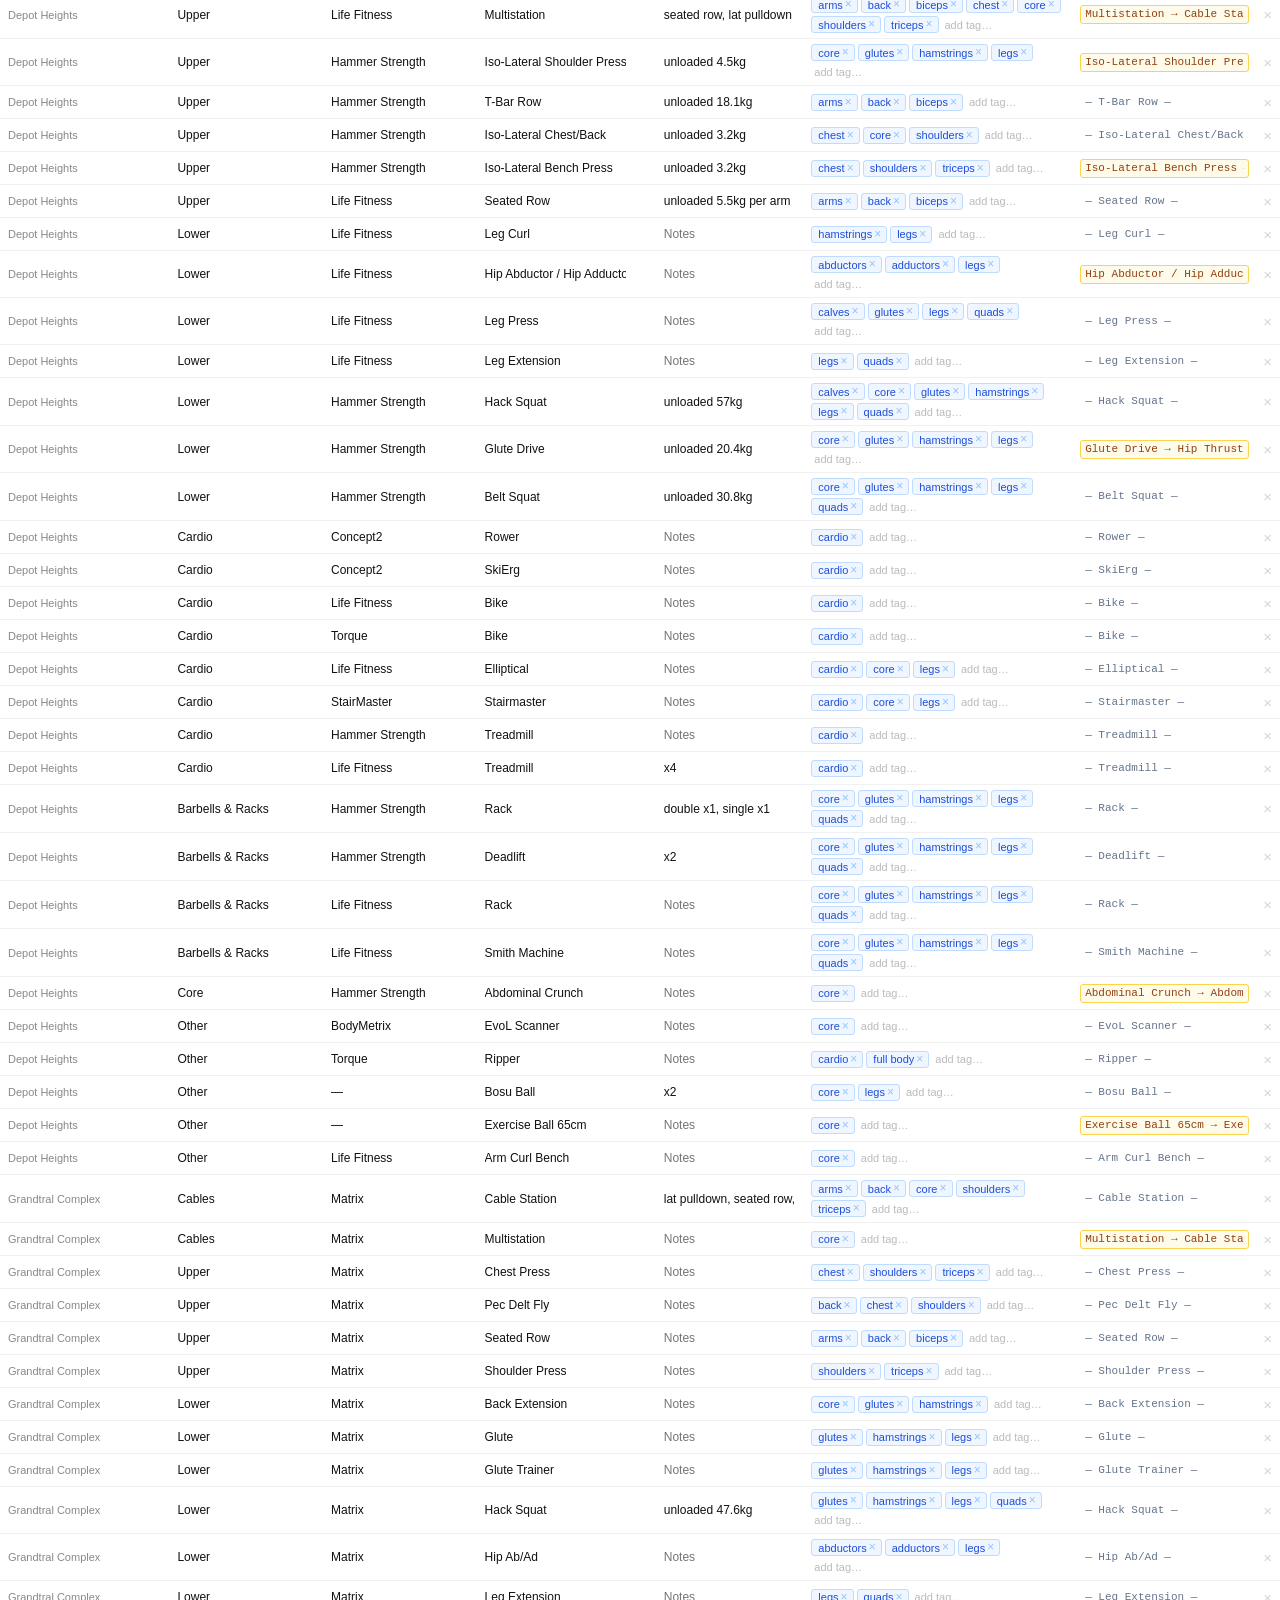
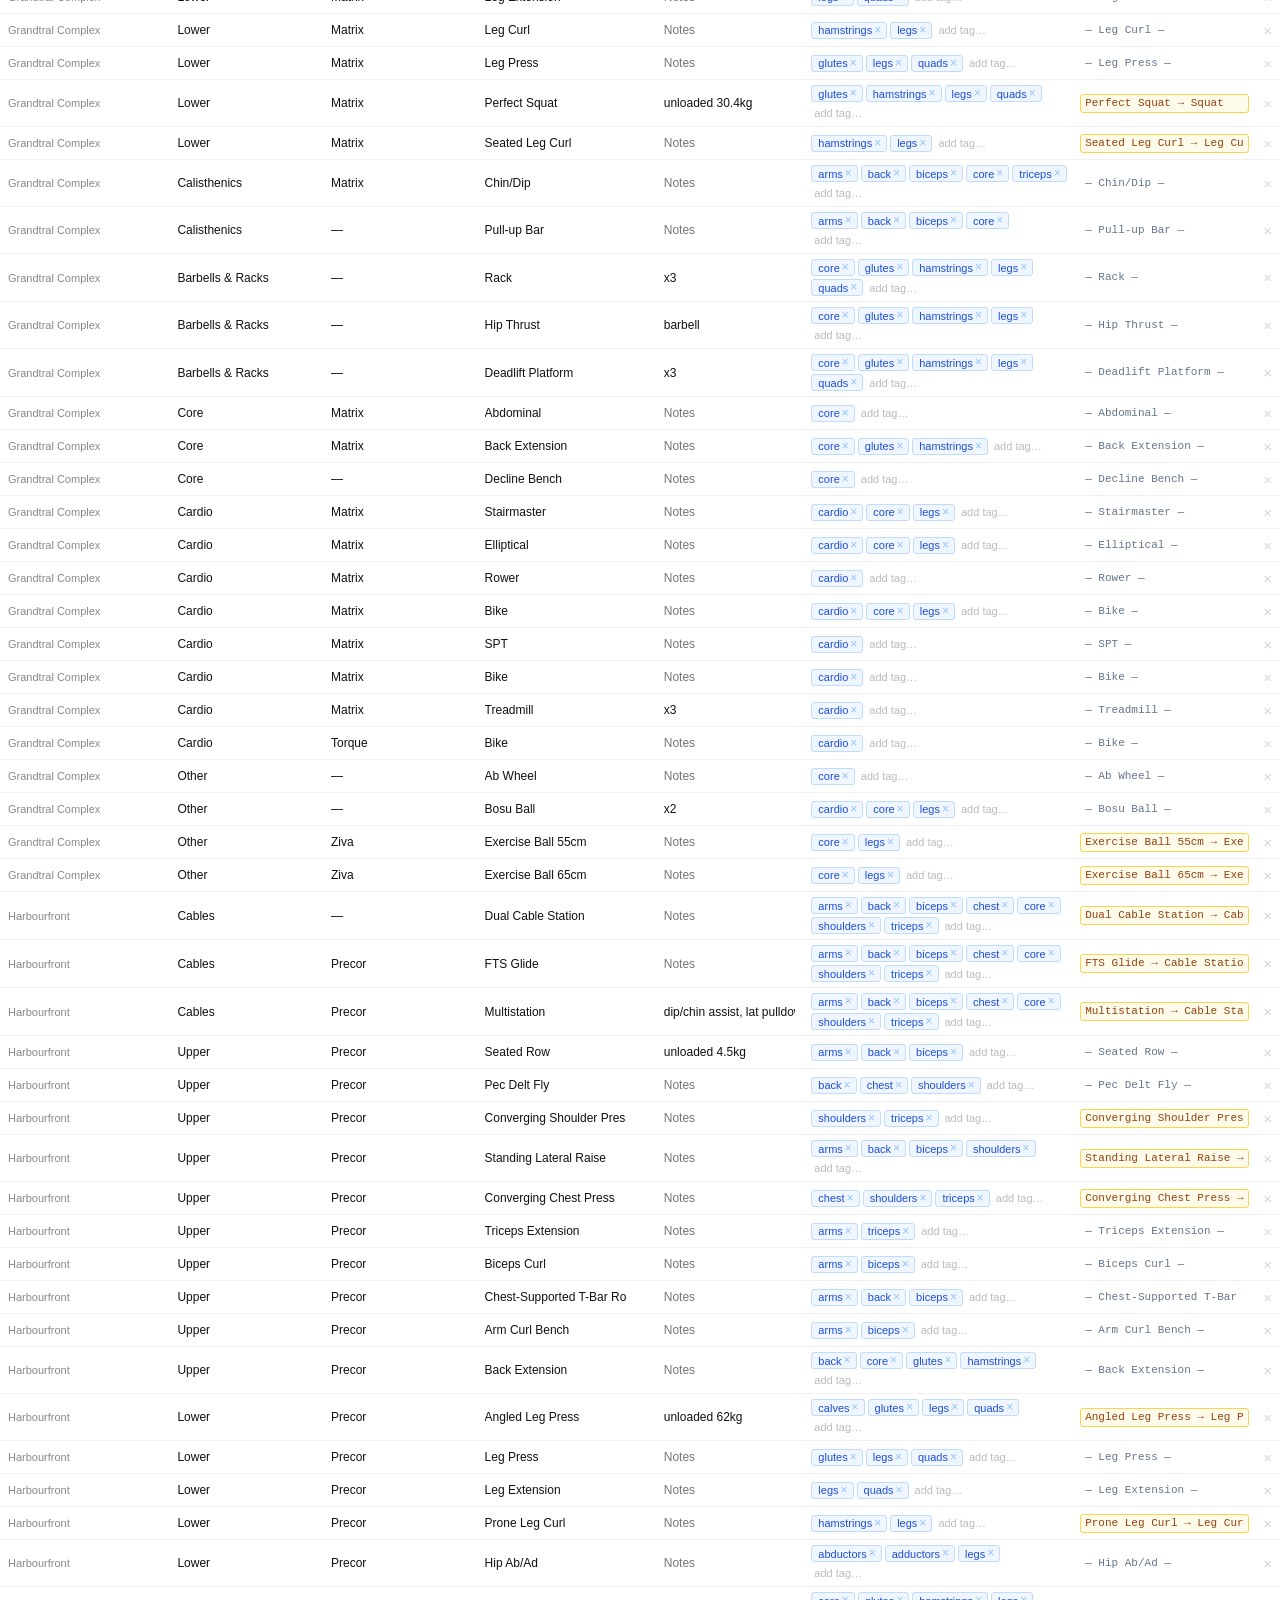
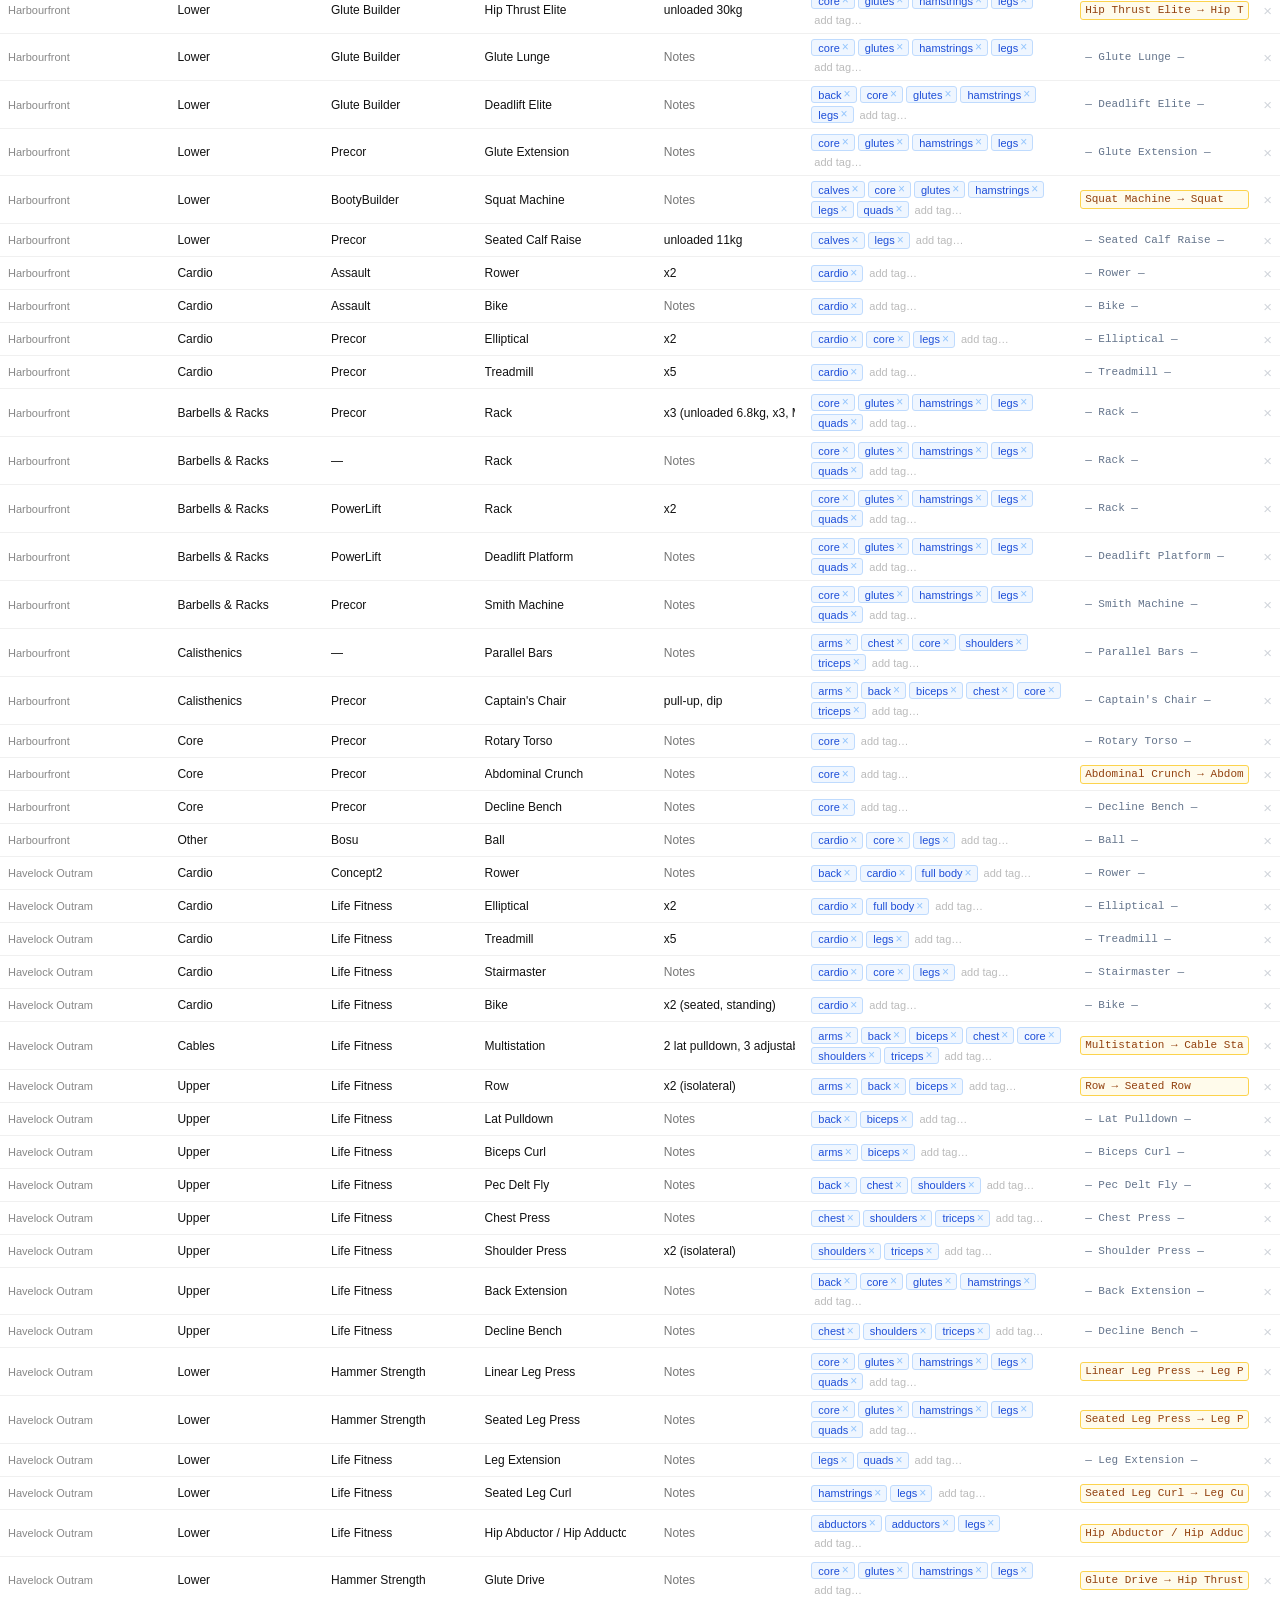
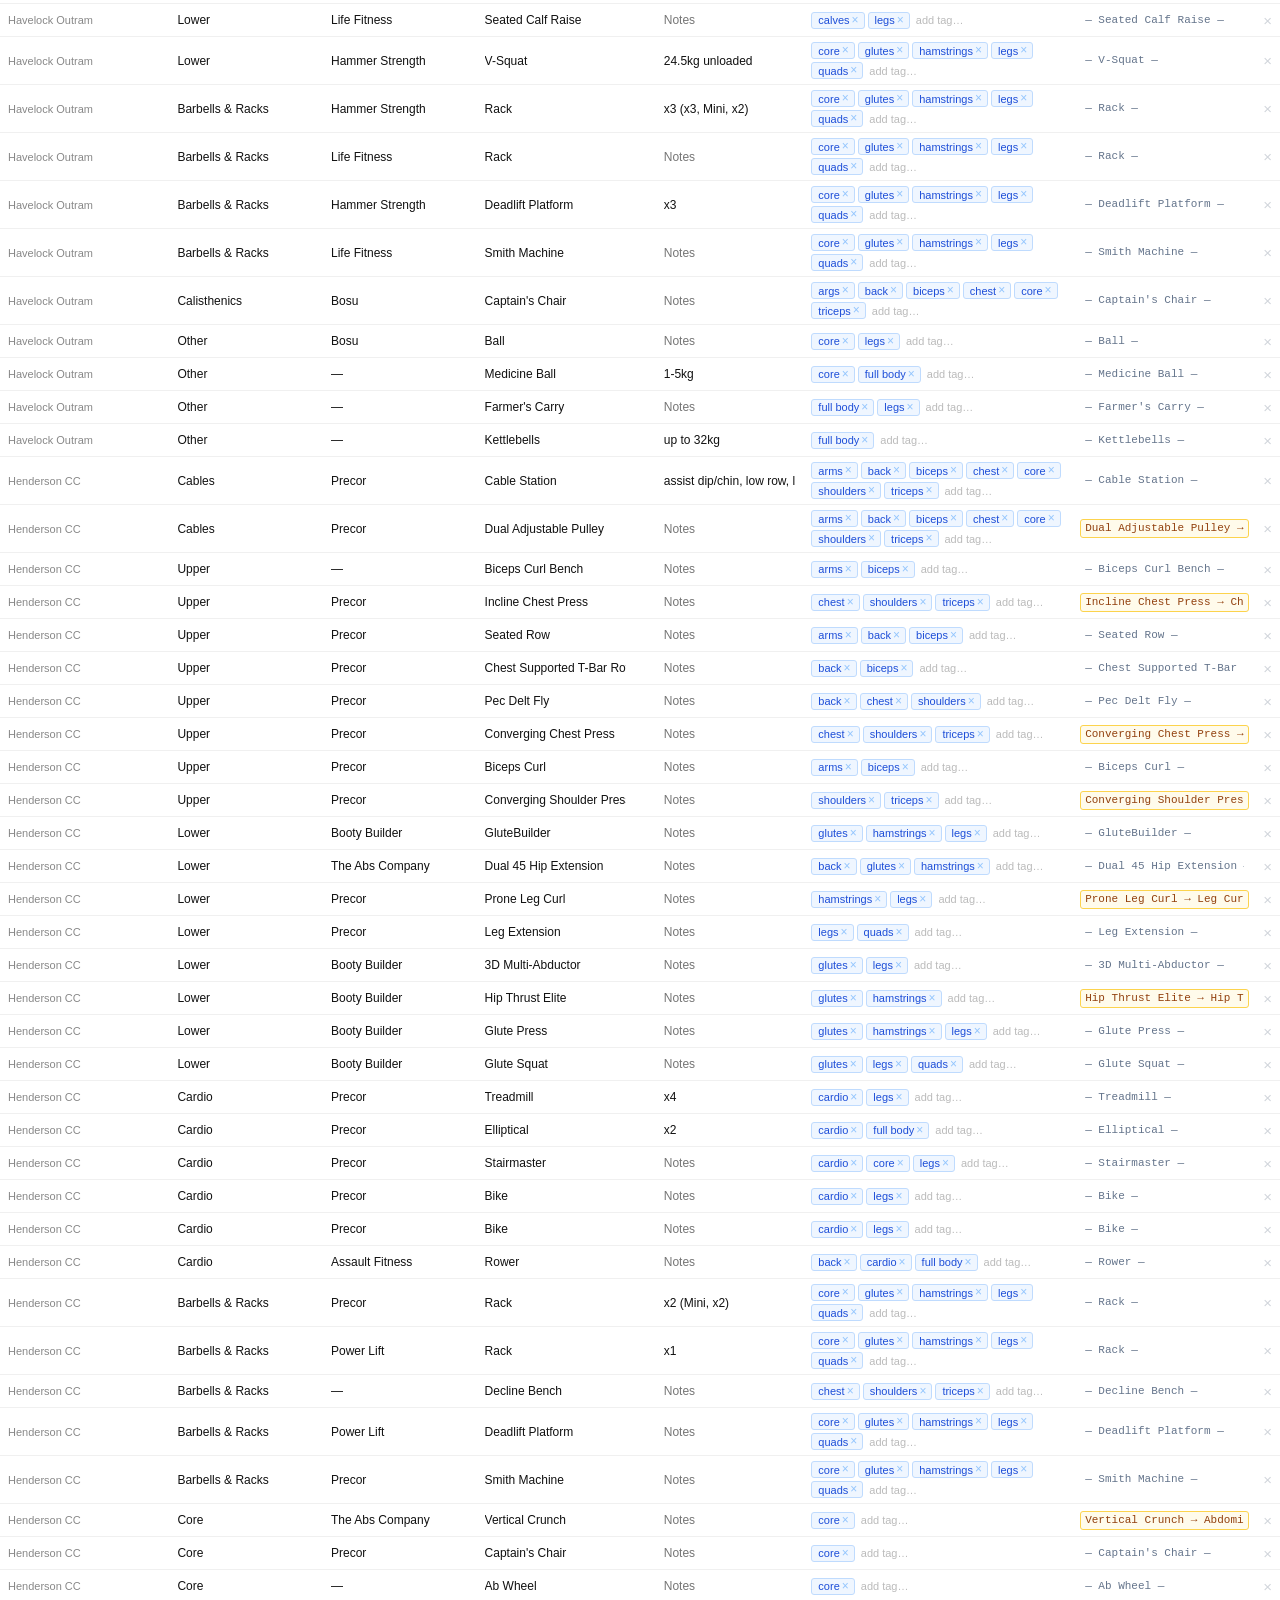
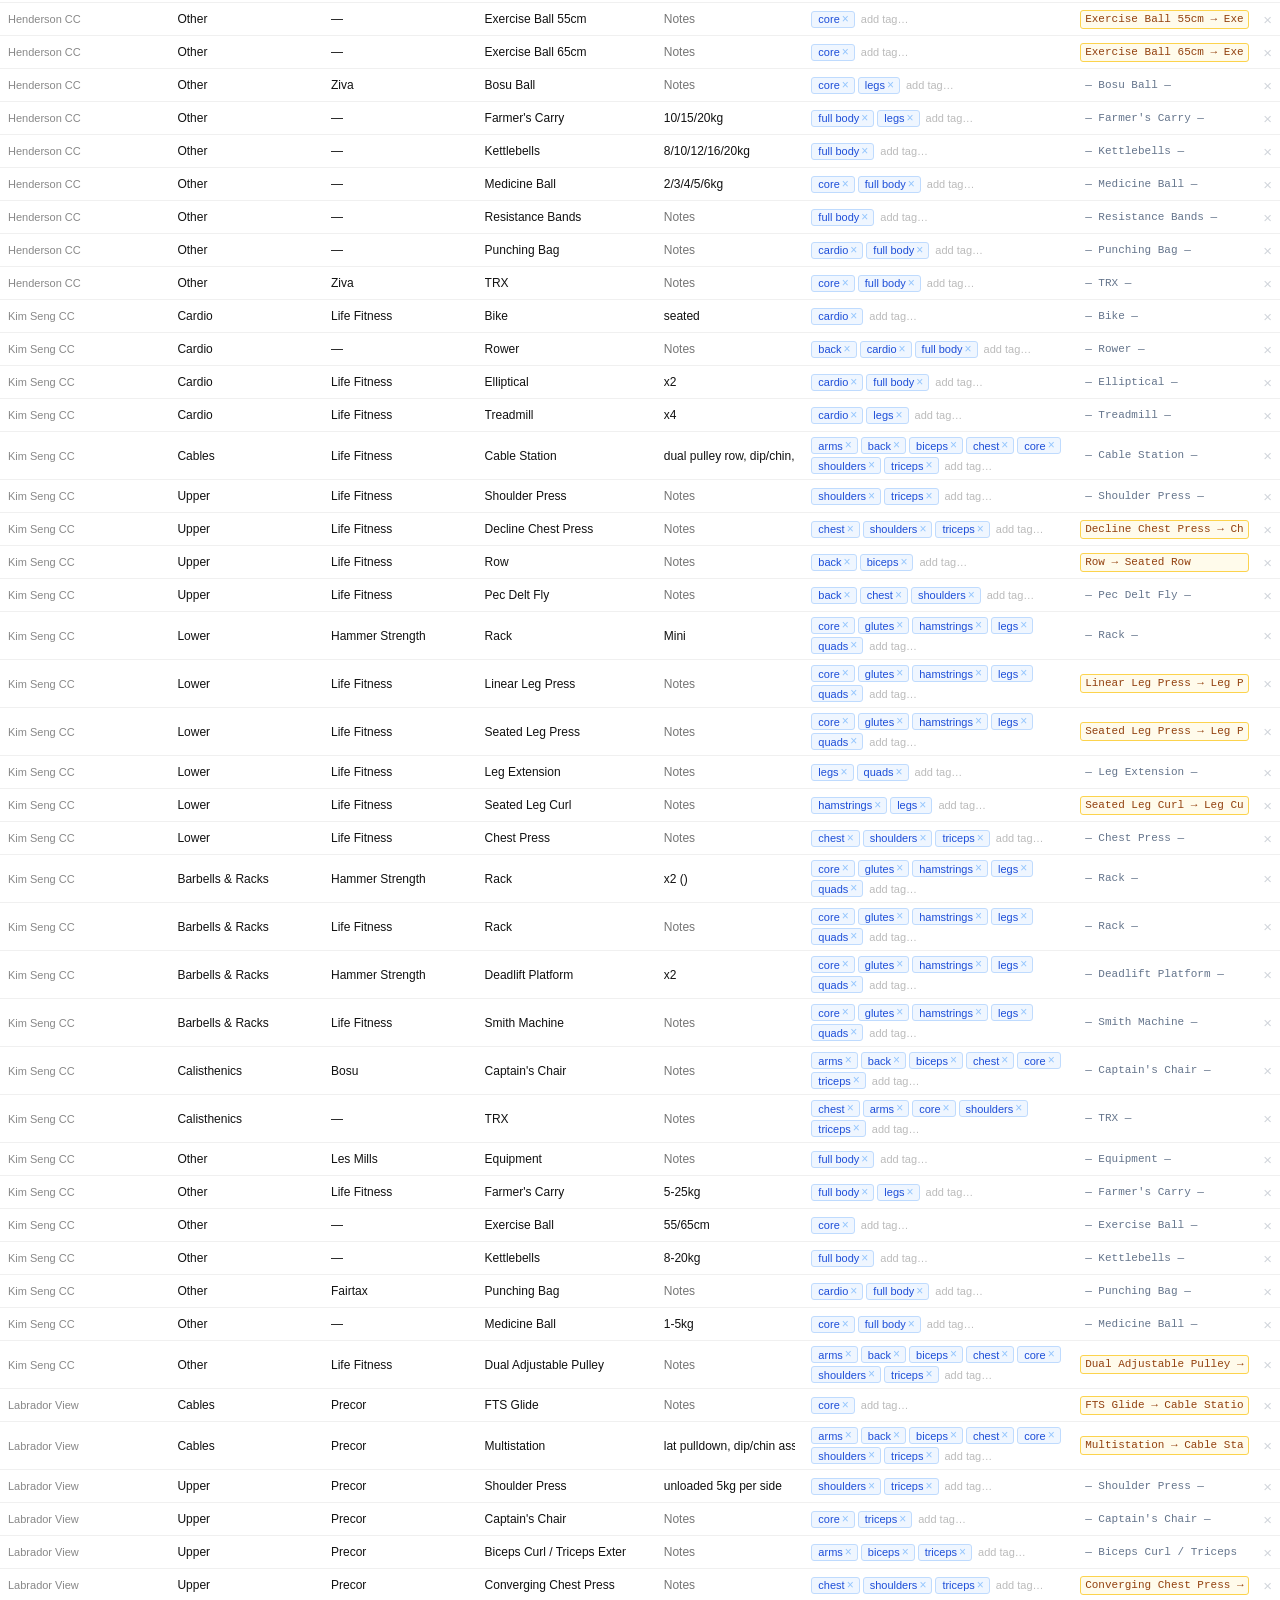
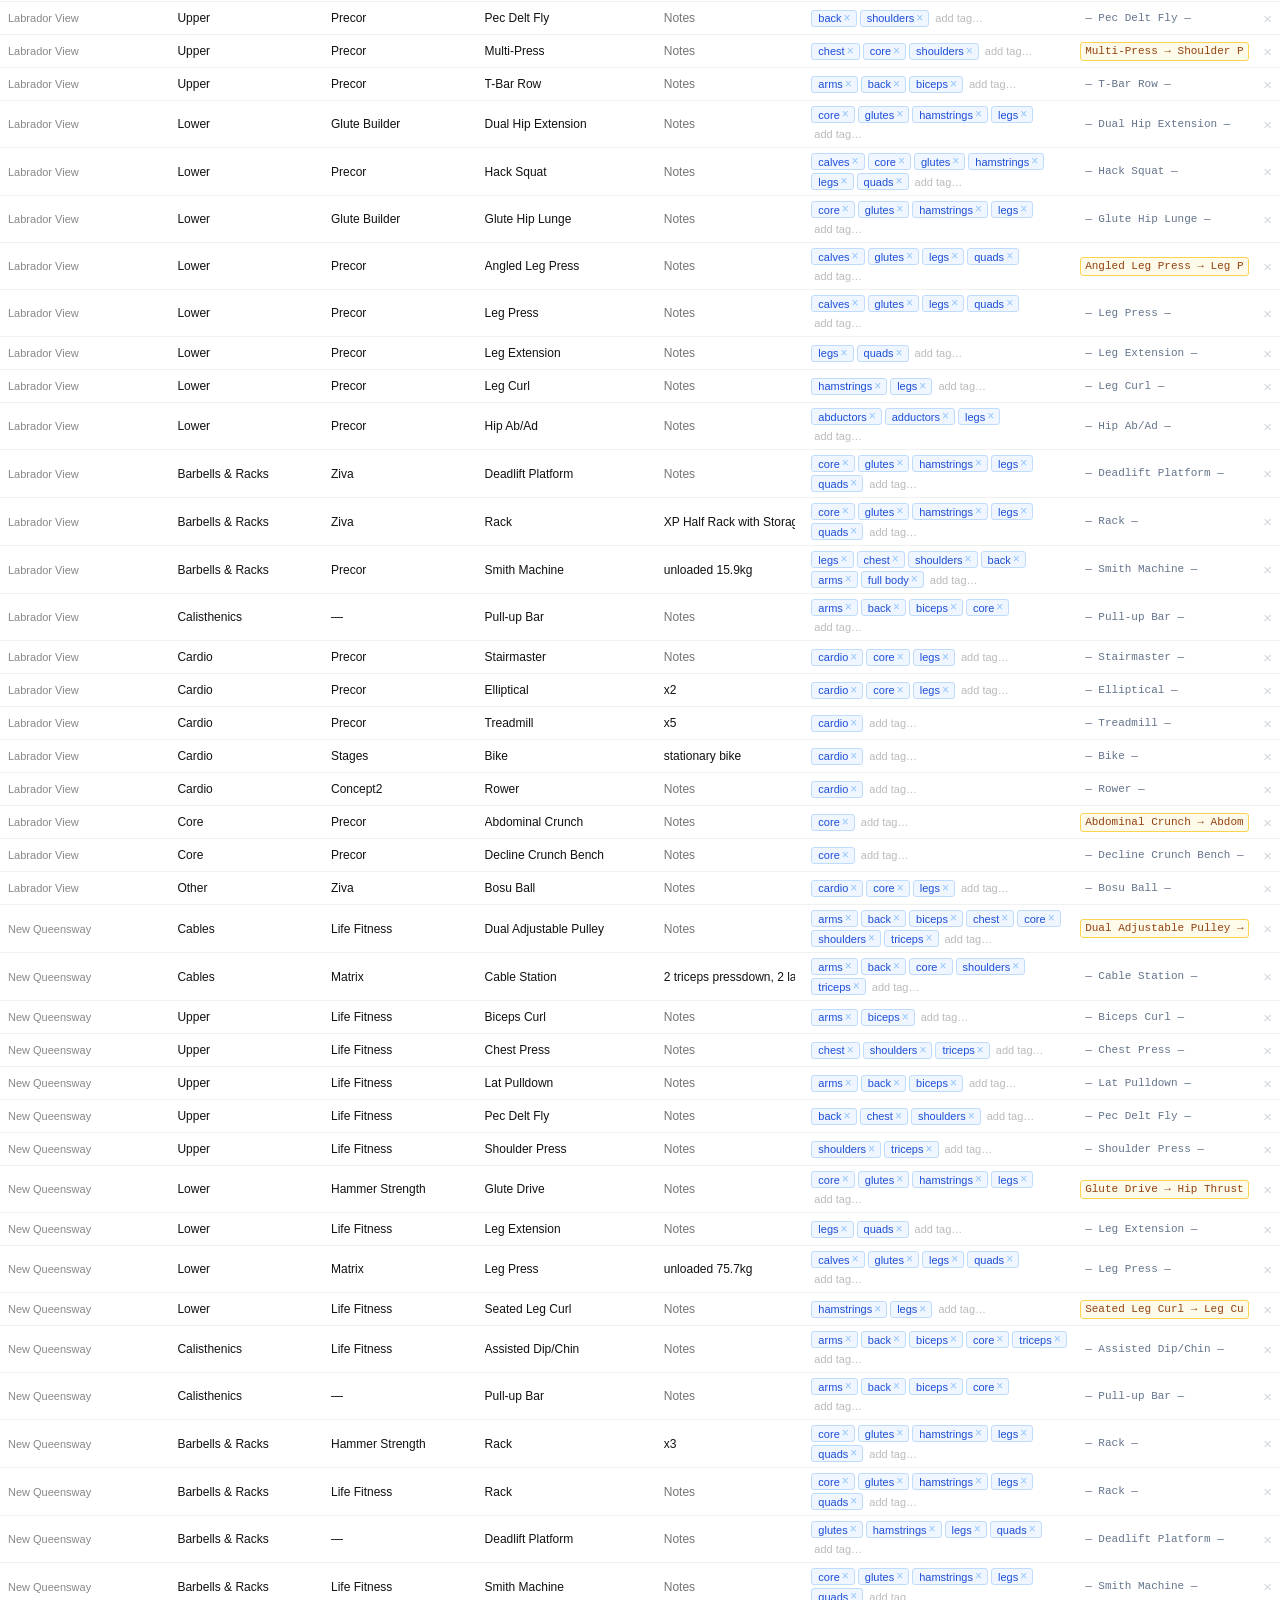
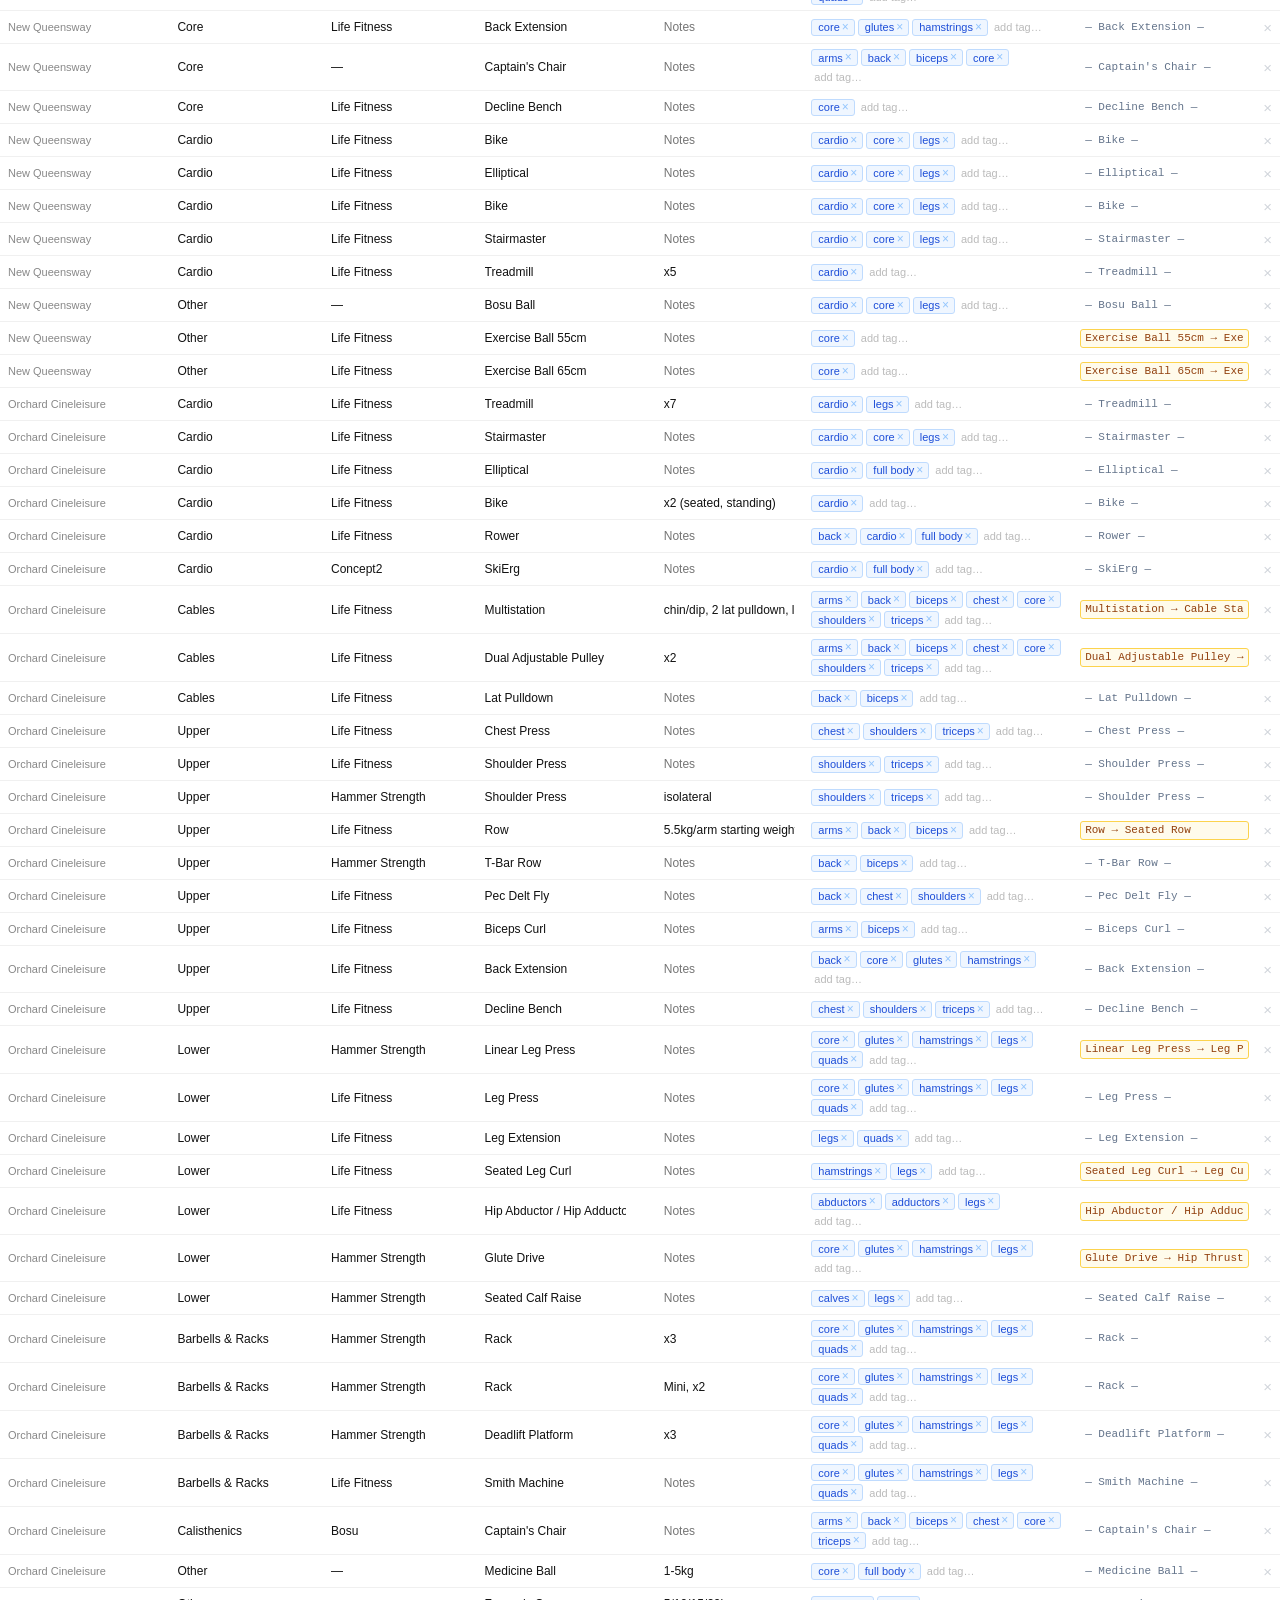
<file: all.html>
<!DOCTYPE html>
<html lang="en">
<head>
  <meta charset="UTF-8">
  <meta name="viewport" content="width=device-width, initial-scale=1.0">
  <title>Equipment Editor</title>
  <style>
    *, *::before, *::after { box-sizing: border-box; margin: 0; padding: 0; }

    body {
      font-family: -apple-system, BlinkMacSystemFont, 'Segoe UI', sans-serif;
      font-size: 13px;
      background: #f0f2f5;
      color: #111;
      min-height: 100vh;
    }

    /* ── Sticky header (toolbar + col headers as one unit) ── */
    .sticky-head {
      position: sticky;
      top: 0;
      z-index: 100;
      background: #fff;
      box-shadow: 0 1px 4px rgba(0,0,0,.06);
    }

    .toolbar {
      padding: 8px 16px;
      display: flex;
      gap: 8px;
      align-items: center;
      flex-wrap: wrap;
    }

    .toolbar h1 { font-size: 14px; font-weight: 700; white-space: nowrap; }
    .toolbar-sep { width: 1px; height: 20px; background: #ddd; flex-shrink: 0; }

    .toolbar input[type="text"],
    .toolbar select {
      border: 1px solid #ccc;
      border-radius: 4px;
      padding: 4px 8px;
      font-size: 12px;
      font-family: inherit;
      background: #fff;
      height: 28px;
    }
    .toolbar input[type="text"] { width: 180px; }

    .btn {
      height: 28px;
      padding: 0 12px;
      border-radius: 4px;
      border: 1px solid #ccc;
      background: #fff;
      cursor: pointer;
      font-size: 12px;
      font-family: inherit;
      font-weight: 500;
      white-space: nowrap;
    }
    .btn:hover { background: #f5f5f5; }
    .btn-primary { background: #333; color: #fff; border-color: #333; }
    .btn-primary:hover { background: #555; }

    .stats { font-size: 12px; color: #888; margin-left: auto; white-space: nowrap; }
    .stats strong { color: #111; }

    /* ── Column headers (thead sticky) ── */
    /* ── Column headers row ── */
    .col-head {
      display: flex;
      background: #f8f9fa;
      border-top: 1px solid #e8e8e8;
      border-bottom: 1px solid #e0e0e0;
    }
    .col-head span {
      flex-shrink: 0;
      padding: 6px 8px;
      font-size: 10px;
      text-transform: uppercase;
      letter-spacing: 0.06em;
      color: #666;
      font-weight: 600;
      border-right: 1px solid #eee;
    }

    /* ── Table ── */
    .table-wrap { overflow-x: auto; }

    table {
      width: 100%;
      border-collapse: collapse;
      background: #fff;
      table-layout: fixed;
    }

    /* Column widths — same selector targets both col-head spans and tds */
    .col-head span:nth-child(1), td:nth-child(1) { width: 13%; }
    .col-head span:nth-child(2), td:nth-child(2) { width: 12%; }
    .col-head span:nth-child(3), td:nth-child(3) { width: 12%; }
    .col-head span:nth-child(4), td:nth-child(4) { width: 14%; }
    .col-head span:nth-child(5), td:nth-child(5) { width: 12%; }
    .col-head span:nth-child(6), td:nth-child(6) { width: 21%; }
    .col-head span:nth-child(7), td:nth-child(7) { width: 14%; }
    .col-head span:nth-child(8), td:nth-child(8) { width:  2%; }

    tbody tr { border-bottom: 1px solid #f0f0f0; }
    tbody tr:hover td { background: #fafbfc; }
    tbody tr.changed td { background: #f0fff4; }
    tbody tr.changed:hover td { background: #e8fef0; }

    td { padding: 3px 5px; vertical-align: middle; }

    td.gym-cell {
      font-size: 11px;
      color: #888;
      padding-left: 8px;
      overflow: hidden;
      text-overflow: ellipsis;
      white-space: nowrap;
    }

    /* ── Inline field inputs ── */
    td input.f, td select.f {
      width: 100%;
      border: 1px solid transparent;
      border-radius: 3px;
      padding: 3px 5px;
      font-size: 12px;
      font-family: inherit;
      background: transparent;
      color: inherit;
      min-width: 0;
    }
    td input.f, td select.f { appearance: none; -webkit-appearance: none; }
    td input.f:hover,
    td select.f:hover  { border-color: #ddd; background: #fff; }
    td input.f:focus,
    td select.f:focus  { border-color: #94a3b8; background: #fff; outline: none; box-shadow: 0 0 0 2px rgba(100,130,200,.15); }
    td select.f { cursor: pointer; }
    td select.f:hover,
    td select.f:focus  {
      background-image: url("data:image/svg+xml,%3Csvg xmlns='http://www.w3.org/2000/svg' width='10' height='6' viewBox='0 0 10 6'%3E%3Cpath d='M1 1l4 4 4-4' stroke='%23999' stroke-width='1.5' fill='none' stroke-linecap='round' stroke-linejoin='round'/%3E%3C/svg%3E");
      background-repeat: no-repeat;
      background-position: right 5px center;
      padding-right: 18px;
    }

    /* ── Tags ── */
    .tags-wrap {
      display: flex;
      flex-wrap: wrap;
      gap: 3px;
      align-items: center;
      padding: 2px 0;
      min-height: 26px;
    }
    .chip {
      display: inline-flex;
      align-items: center;
      gap: 2px;
      background: #eff6ff;
      border: 1px solid #bfdbfe;
      color: #1d4ed8;
      border-radius: 3px;
      padding: 1px 5px 1px 6px;
      font-size: 11px;
      white-space: nowrap;
    }
    .chip button {
      background: none;
      border: none;
      cursor: pointer;
      color: #93c5fd;
      font-size: 12px;
      line-height: 1;
      padding: 0 0 1px 0;
    }
    .chip button:hover { color: #dc2626; }
    input.tag-add {
      border: none;
      background: transparent;
      font-size: 11px;
      font-family: inherit;
      outline: none;
      width: 72px;
      color: #444;
      padding: 2px 3px;
    }
    input.tag-add::placeholder { color: #bbb; }

    /* ── Equipment type cell ── */
    select.type-ovr {
      width: 100%;
      border: 1px solid transparent;
      border-radius: 3px;
      padding: 2px 4px;
      font-size: 11px;
      font-family: monospace;
      color: #64748b;
      background: transparent;
      cursor: pointer;
      appearance: none;
      -webkit-appearance: none;
    }
    select.type-ovr:hover,
    select.type-ovr:focus {
      border-color: #ddd;
      background-color: #fff;
      background-image: url("data:image/svg+xml,%3Csvg xmlns='http://www.w3.org/2000/svg' width='10' height='6' viewBox='0 0 10 6'%3E%3Cpath d='M1 1l4 4 4-4' stroke='%23999' stroke-width='1.5' fill='none' stroke-linecap='round' stroke-linejoin='round'/%3E%3C/svg%3E");
      background-repeat: no-repeat;
      background-position: right 5px center;
      padding-right: 18px;
      outline: none;
    }
    select.type-ovr.mapped { border-color: #fcd34d; color: #92400e; background-color: #fffbeb; }
    select.type-ovr.set    { border-color: #86efac; color: #166534; background-color: #f0fdf4; font-weight: 600; }
    select.type-ovr.mapped:hover, select.type-ovr.mapped:focus { border-color: #f59e0b; background-color: #fffbeb; }
    select.type-ovr.set:hover,    select.type-ovr.set:focus    { border-color: #4ade80; background-color: #f0fdf4; }

    /* ── Delete btn ── */
    button.del {
      background: none;
      border: none;
      color: #d1d5db;
      cursor: pointer;
      font-size: 15px;
      line-height: 1;
      padding: 2px 4px;
      display: block;
      margin: auto;
    }
    button.del:hover { color: #dc2626; }

    .no-results { text-align: center; padding: 60px 20px; color: #aaa; font-size: 14px; }
  </style>
</head>
<body>

<div class="sticky-head">
  <div class="toolbar">
    <h1>Equipment Editor</h1>
    <div class="toolbar-sep"></div>
    <input type="text" id="q" placeholder="Search…">
    <select id="gymF"><option value="">All gyms</option></select>
    <select id="catF">
      <option value="">All categories</option>
      <option>Cardio</option><option>Cables</option><option>Upper</option>
      <option>Lower</option><option>Barbells &amp; Racks</option>
      <option>Calisthenics</option><option>Core</option><option>Other</option>
    </select>
    <select id="showF">
      <option value="">All rows</option>
      <option value="changed">Changed only</option>
      <option value="mapped">Mapped only</option>
    </select>
    <select id="typeF"><option value="">All machine types</option></select>
    <button class="btn" id="addRowBtn">+ Add row</button>
    <div class="stats" id="stats"></div>
    <button class="btn btn-primary" id="exportBtn">Export JSON</button>
    <button class="btn" id="resetBtn">Reset all</button>
  </div>
  <div class="col-head">
    <span>Gym</span>
    <span>Category</span>
    <span>Brand</span>
    <span>Name</span>
    <span>Notes</span>
    <span>Tags</span>
    <span>→ Equipment Type</span>
    <span></span>
  </div>
</div>

<!-- autocomplete datalists -->
<datalist id="dl-brand"></datalist>
<datalist id="dl-name"></datalist>
<datalist id="dl-tag">
  <option value="cardio"><option value="full body">
  <option value="chest"><option value="back"><option value="shoulders">
  <option value="arms"><option value="biceps"><option value="triceps">
  <option value="legs"><option value="quads"><option value="hamstrings">
  <option value="glutes"><option value="calves"><option value="core">
  <option value="adductors"><option value="abductors"><option value="calisthenics">
</datalist>

<div class="table-wrap">
  <table>
    <tbody id="tbody"></tbody>
  </table>
  <div class="no-results" id="empty" style="display:none">No equipment matches your filters.</div>
</div>

<script>
const CATS = ['Cardio','Cables','Upper','Lower','Barbells & Racks','Calisthenics','Core','Other'];

const TYPE_MAP = {
  "Bike":"Bike","Airdyne2":"Bike","Airdyne":"Bike","Assault Bike Pro":"Bike",
  "Assault Air Bike":"Bike","Bike Pro":"Bike","Lifecycle Bike":"Bike","LifeCycle":"Bike",
  "Stages Bike":"Bike","Solo":"Bike","Air Bike":"Bike","Stationary Bike":"Bike",
  "Seated Bike":"Bike","Spin Bike":"Bike","BikeErg":"Bike","Echo Bike":"Bike",
  "Rower":"Rower","RowErg":"Rower","Rower Elite":"Rower","AssaultRower Pro":"Rower","Air Rower":"Rower",
  "Chest Press":"Chest Press","Machine Chest Press":"Chest Press",
  "Iso-Lateral Chest Press":"Chest Press","Incline Chest Press":"Chest Press",
  "Decline Chest Press":"Chest Press","Plate-Loaded Chest Press":"Chest Press",
  "Converging Chest Press":"Chest Press","Iso-Lateral Bench Press":"Chest Press",
  "Seated Row":"Seated Row","Machine Row":"Seated Row","Iso-Lateral Row":"Seated Row",
  "Seal Row":"Seated Row","Plate-Loaded Row":"Seated Row","Plate-Loaded Seated Row":"Seated Row",
  "Row":"Seated Row","Low Row":"Seated Row",
  "Lat Pulldown":"Lat Pulldown","Machine Lat Pulldown":"Lat Pulldown",
  "Iso-Lateral Lat Pulldown":"Lat Pulldown","Wide-Grip Lat Pulldown":"Lat Pulldown",
  "Close-Grip Lat Pulldown":"Lat Pulldown","Iso-Lateral Front Lat Pulldown":"Lat Pulldown",
  "ISO-Lateral Front Lat Pulldown":"Lat Pulldown","Pulldown":"Lat Pulldown","Pulldown 304":"Lat Pulldown",
  "Leg Press":"Leg Press","45-Degree Leg Press":"Leg Press","Angled Leg Press":"Leg Press",
  "Horizontal Leg Press":"Leg Press","Vertical Leg Press":"Leg Press",
  "Seated Leg Press":"Leg Press","Linear Leg Press":"Leg Press",
  "Hack Squat":"Hack Squat","Linear Hack Squat":"Hack Squat",
  "Belt Squat":"Belt Squat",
  "Squat Machine":"Squat","Perfect Squat":"Squat","Super Squat Press":"Squat",
  "Shoulder Press":"Shoulder Press","Converging Shoulder Press":"Shoulder Press",
  "Multi-Press":"Shoulder Press","Iso-Lateral Shoulder Press":"Shoulder Press",
  "Leg Curl":"Leg Curl","Seated Leg Curl":"Leg Curl","Prone Leg Curl":"Leg Curl",
  "Hip Ab/Ad":"Hip Ab/Ad","Hip Abduction Machine":"Hip Ab/Ad","Hip Adduction Machine":"Hip Ab/Ad",
  "Hip Abductor/Adductor":"Hip Ab/Ad","Hip Abductor / Hip Adductor":"Hip Ab/Ad","Hip Abduction/Adduction Machine":"Hip Ab/Ad",
  "Inner/Outer Thigh Machine":"Hip Ab/Ad","Inner/Outer Thigh":"Hip Ab/Ad",
  "Hip Thrust":"Hip Thrust","Hip Thrust Machine":"Hip Thrust",
  "Hip Thrust Elite":"Hip Thrust","Glute Drive":"Hip Thrust",
  "Pec Delt Fly":"Pec Delt Fly","Rear Delt Fly":"Pec Delt Fly",
  "Rear Delt Reverse Fly Machine":"Pec Delt Fly","Fly/Delt Machine":"Pec Delt Fly",
  "Rear Delt Machine":"Pec Delt Fly","Rear Delt / Pec Fly":"Pec Delt Fly",
  "Pec Fly / Rear Delt":"Pec Delt Fly","Pectoral Fly / Rear Deltoid":"Pec Delt Fly",
  "Rear Delt Pec Fly":"Pec Delt Fly",
  "Abdominal":"Abdominal","Abdominal Crunch":"Abdominal","Vertical Crunch":"Abdominal",
  "Back Extension":"Back Extension","Back Extension Bench":"Back Extension",
  "Back Extension Machine":"Back Extension",
  "Smith Machine":"Smith Machine",
  "Deadlift Platform":"Deadlift Platform",
  "Lateral Raise":"Lateral Raise","Standing Lateral Raise":"Lateral Raise",
  "Plate Loaded Lat Raise":"Lateral Raise",
  "Cable Station":"Cable Station","Dual Cable Station":"Cable Station",
  "Adjustable Pulley":"Cable Station","Multistation Adjustable Pulley":"Cable Station",
  "Single Pulley":"Cable Station","Dual Adjustable Pulley":"Cable Station",
  "Multistation":"Cable Station","Dual Pulley Pulldown":"Cable Station",
  "FTS Glide":"Cable Station","Cable":"Cable Station","Cable Tower":"Cable Station",
  "Longpull 302":"Cable Station",
  "Exercise Ball 55cm":"Exercise Ball","Exercise Ball 65cm":"Exercise Ball",
  "Exercise Ball":"Exercise Ball",
};

const ALL_TYPES = [...new Set([
  ...Object.values(TYPE_MAP),
  'Bike','Rower','RowErg','Elliptical','Treadmill','Stairmaster',
  'Rack','Smith Machine','Deadlift Platform',
  'Chest Press','Incline Chest Press','Decline Chest Press',
  'Shoulder Press','Row','Seated Row','Lat Pulldown',
  'Leg Press','Leg Extension','Hack Squat','Belt Squat','Leg Curl',
  'Hip Ab/Ad','Hip Thrust','Pec Delt Fly','Back Extension',
  'Abdominal','Lateral Raise','Seated Calf Raise','Calf Raise',
  'Cable Station','Dual Adjustable Pulley',
  'Biceps Curl','Triceps Press','Biceps Curl/Triceps Extension',
  "Captain's Chair",'Chin/Dip','Pull-up Bar','TRX','Battle Rope',
  'Punching Bag','Kettlebells','Medicine Ball',"Farmer's Carry",
  'Exercise Ball','Bosu Ball','Resistance Bands',
  'T-Bar Row','Rotary Torso','V-Squat','Abdominal',
])].sort();

let data = null;
const changedKeys = new Set();

function resolve(name) { return TYPE_MAP[name] || name; }
function e(s) { return String(s||'').replace(/&/g,'&amp;').replace(/</g,'&lt;').replace(/>/g,'&gt;').replace(/"/g,'&quot;'); }

function refreshDataLists() {
  const brands = new Set(), names = new Set([...Object.keys(TYPE_MAP),...Object.values(TYPE_MAP)]);
  for (const gd of Object.values(data.gyms))
    for (const ms of Object.values(gd.categories||{}))
      for (const m of ms) { if (m.brand) brands.add(m.brand); if (m.name) names.add(m.name); }
  document.getElementById('dl-brand').innerHTML = [...brands].sort().map(b=>`<option value="${e(b)}">`).join('');
  document.getElementById('dl-name').innerHTML = [...names].sort().map(n=>`<option value="${e(n)}">`).join('');
}

function rowKey(gymName, cat, idx) { return `${gymName}¦${cat}¦${idx}`; }
function parseKey(key) {
  const parts = key.split('¦');
  return { gymName: parts[0], cat: parts[1], idx: parseInt(parts[2]) };
}
function getMachine(key) {
  const {gymName,cat,idx} = parseKey(key);
  return data.gyms[gymName].categories[cat][idx];
}

function tagsHtml(tags, key) {
  const chips = (tags||[]).map((t,ti) =>
    `<span class="chip">${e(t)}<button type="button" data-action="rm-tag" data-key="${e(key)}" data-ti="${ti}">×</button></span>`
  ).join('');
  return `<div class="tags-wrap">${chips}<input class="tag-add" list="dl-tag" placeholder="add tag…" data-action="add-tag" data-key="${e(key)}"></div>`;
}

function typeCellHtml(name, ovr) {
  const res = resolve(name);
  const isMapped = res !== name;
  const cls = ovr ? 'set' : isMapped ? 'mapped' : '';
  const defaultLabel = ovr ? `— ${e(res)} —`
    : isMapped ? `${e(name)} → ${e(res)}`
    : `— ${e(res)} —`;
  return `<select class="type-ovr${cls?' '+cls:''}" data-field="ovr">
      <option value="">${defaultLabel}</option>
      ${ALL_TYPES.map(t=>`<option value="${e(t)}"${ovr===t?' selected':''}>${e(t)}</option>`).join('')}
    </select>`;
}

function renderAll() {
  const tbody = document.getElementById('tbody');
  const gymSel = document.getElementById('gymF');
  const prevGym = gymSel.value;

  let html = '';
  const gyms = Object.keys(data.gyms).sort();

  for (const gymName of gyms) {
    const gd = data.gyms[gymName];
    if (!gd.categories) continue;
    for (const [cat, machines] of Object.entries(gd.categories)) {
      machines.forEach((m, idx) => {
        const key = rowKey(gymName, cat, idx);
        const wasChanged = changedKeys.has(key);
        html += `<tr data-gym="${e(gymName)}" data-cat="${e(cat)}" data-idx="${idx}" data-key="${e(key)}"${wasChanged?' class="changed"':''}>
          <td class="gym-cell" title="${e(gymName)}">${e(gymName)}</td>
          <td><select class="f" data-field="cat" data-key="${e(key)}">
            ${CATS.map(c=>`<option${c===cat?' selected':''}>${e(c)}</option>`).join('')}
          </select></td>
          <td><input class="f" list="dl-brand" value="${m.brand === 'Unknown' ? '—' : e(m.brand||'')}" data-field="brand" data-key="${e(key)}" placeholder="Brand"></td>
          <td><input class="f" list="dl-name"  value="${e(m.name||'')}"  data-field="name"  data-key="${e(key)}" placeholder="Name"></td>
          <td><input class="f" value="${e(m.notes||'')}" data-field="notes" data-key="${e(key)}" placeholder="Notes"></td>
          <td>${tagsHtml(m.tags, key)}</td>
          <td data-type-cell data-key="${e(key)}">${typeCellHtml(m.name, m._ovr)}</td>
          <td><button class="del" data-action="del" data-key="${e(key)}" title="Delete">×</button></td>
        </tr>`;
      });
    }
  }

  tbody.innerHTML = html;
  gymSel.innerHTML = '<option value="">All gyms</option>' + gyms.map(g=>`<option${g===prevGym?' selected':''}>${e(g)}</option>`).join('');
  refreshDataLists();
  applyFilters();
}

function applyFilters() {
  const q = document.getElementById('q').value.toLowerCase();
  const gymF = document.getElementById('gymF').value;
  const catF = document.getElementById('catF').value;
  const showF = document.getElementById('showF').value;
  const typeF = document.getElementById('typeF').value;
  let shown = 0;

  document.querySelectorAll('#tbody tr[data-key]').forEach(tr => {
    const gymName = tr.dataset.gym;
    const cat = tr.dataset.cat;
    const idx = parseInt(tr.dataset.idx);
    const m = data.gyms[gymName].categories[cat][idx];
    const changed = changedKeys.has(tr.dataset.key);
    const mapped = resolve(m.name) !== m.name;
    const resolvedType = m._ovr || resolve(m.name);

    let vis = true;
    if (gymF && gymName !== gymF) vis = false;
    if (catF && cat !== catF) vis = false;
    if (typeF && resolvedType !== typeF) vis = false;
    if (showF === 'changed' && !changed) vis = false;
    if (showF === 'mapped' && !mapped) vis = false;
    if (q) {
      const hay = [gymName, cat, m.brand, m.name, m.notes||'', (m.tags||[]).join(' ')].join(' ').toLowerCase();
      if (!hay.includes(q)) vis = false;
    }
    tr.style.display = vis ? '' : 'none';
    if (vis) shown++;
  });

  document.getElementById('empty').style.display = shown === 0 ? 'block' : 'none';
  document.getElementById('stats').innerHTML = `<strong>${shown}</strong> rows · <strong>${changedKeys.size}</strong> changed`;
}

function markChanged(key) {
  changedKeys.add(key);
  const tr = document.querySelector(`#tbody tr[data-key="${CSS.escape(key)}"]`);
  if (tr) tr.classList.add('changed');
  document.getElementById('stats').innerHTML = document.getElementById('stats').innerHTML
    .replace(/\d+ changed/, `${changedKeys.size} changed`);
}

document.getElementById('tbody').addEventListener('change', e => {
  const el = e.target;
  const key = el.dataset.key;
  const field = el.dataset.field;
  if (!key || !field) return;

  const {gymName, cat, idx} = parseKey(key);
  const m = data.gyms[gymName].categories[cat][idx];

  if (field === 'brand') {
    m.brand = el.value === '—' ? 'Unknown' : el.value;
    markChanged(key);
    refreshDataLists();
  } else if (field === 'name') {
    m.name = el.value;
    markChanged(key);
    refreshDataLists();
    const typeCell = document.querySelector(`#tbody td[data-type-cell][data-key="${CSS.escape(key)}"]`);
    if (typeCell) typeCell.innerHTML = typeCellHtml(m.name, m._ovr);
  } else if (field === 'notes') {
    m.notes = el.value.trim() || null;
    markChanged(key);
  } else if (field === 'cat') {
    const newCat = el.value;
    if (newCat !== cat) {
      if (!data.gyms[gymName].categories[newCat]) data.gyms[gymName].categories[newCat] = [];
      data.gyms[gymName].categories[newCat].push(m);
      data.gyms[gymName].categories[cat].splice(idx, 1);
      changedKeys.add(rowKey(gymName, newCat, data.gyms[gymName].categories[newCat].length - 1));
      renderAll();
    }
  } else if (field === 'ovr') {
    m._ovr = el.value || undefined;
    el.className = 'type-ovr' + (el.value ? ' set' : (resolve(m.name) !== m.name ? ' mapped' : ''));
    markChanged(key);
  }
});

document.getElementById('tbody').addEventListener('click', e => {
  const btn = e.target.closest('[data-action]');
  if (!btn) return;
  const action = btn.dataset.action;

  if (action === 'rm-tag') {
    const key = btn.dataset.key;
    const ti = parseInt(btn.dataset.ti);
    const m = getMachine(key);
    m.tags.splice(ti, 1);
    markChanged(key);
    btn.closest('td').innerHTML = tagsHtml(m.tags, key);
  } else if (action === 'del') {
    const key = btn.dataset.key;
    const {gymName, cat, idx} = parseKey(key);
    const m = data.gyms[gymName].categories[cat][idx];
    if (confirm(`Delete "${m.name}" from ${gymName}?`)) {
      data.gyms[gymName].categories[cat].splice(idx, 1);
      changedKeys.delete(key);
      renderAll();
    }
  }
});

document.getElementById('tbody').addEventListener('keydown', e => {
  if (e.key === 'Enter' && e.target.matches('input.f')) { e.preventDefault(); e.target.blur(); return; }
  if (e.target.dataset.action !== 'add-tag') return;
  if (e.key !== 'Enter' && e.key !== ',' && e.key !== 'Tab') return;
  e.preventDefault();
  const val = e.target.value.trim().replace(/,$/,'');
  if (!val) return;
  const key = e.target.dataset.key;
  const m = getMachine(key);
  if (!m.tags) m.tags = [];
  if (!m.tags.includes(val)) { m.tags.push(val); markChanged(key); }
  e.target.value = '';
  e.target.closest('td').innerHTML = tagsHtml(m.tags, key);
});

document.getElementById('addRowBtn').addEventListener('click', () => {
  const gymF = document.getElementById('gymF').value;
  if (!gymF) {
    alert('Select a gym in the filter first.');
    return;
  }
  if (!data.gyms[gymF].categories.Other) data.gyms[gymF].categories.Other = [];
  data.gyms[gymF].categories.Other.push({ tags: [], brand: '', name: '', notes: null });
  renderAll();
  const rows = document.querySelectorAll(`#tbody tr[data-gym="${CSS.escape(gymF)}"][data-cat="Other"]`);
  const last = rows[rows.length - 1];
  if (last) {
    last.scrollIntoView({ block: 'center' });
    last.querySelector('input[data-field="name"]')?.focus();
  }
});

document.getElementById('exportBtn').addEventListener('click', () => {
  const out = JSON.parse(JSON.stringify(data));
  for (const gd of Object.values(out.gyms))
    for (const ms of Object.values(gd.categories||{}))
      for (const m of ms) delete m._ovr;
  const blob = new Blob([JSON.stringify(out, null, 2)], {type:'application/json'});
  Object.assign(document.createElement('a'), {href: URL.createObjectURL(blob), download:'equipment.json'}).click();
});

document.getElementById('resetBtn').addEventListener('click', () => {
  if (!confirm('Reset all changes?')) return;
  changedKeys.clear();
  init();
});

['q','gymF','catF','showF','typeF'].forEach(id => {
  document.getElementById(id).addEventListener('input', applyFilters);
  document.getElementById(id).addEventListener('change', applyFilters);
});

// Populate machine type dropdown from static ALL_TYPES list
const typeF = document.getElementById('typeF');
ALL_TYPES.forEach(t => { const o = document.createElement('option'); o.value = t; o.textContent = t; typeF.appendChild(o); });


async function init() {
  const res = await fetch('equipment.json?' + Date.now());
  data = await res.json();
  renderAll();
}

init();
</script>
</body>
</html>
</file>
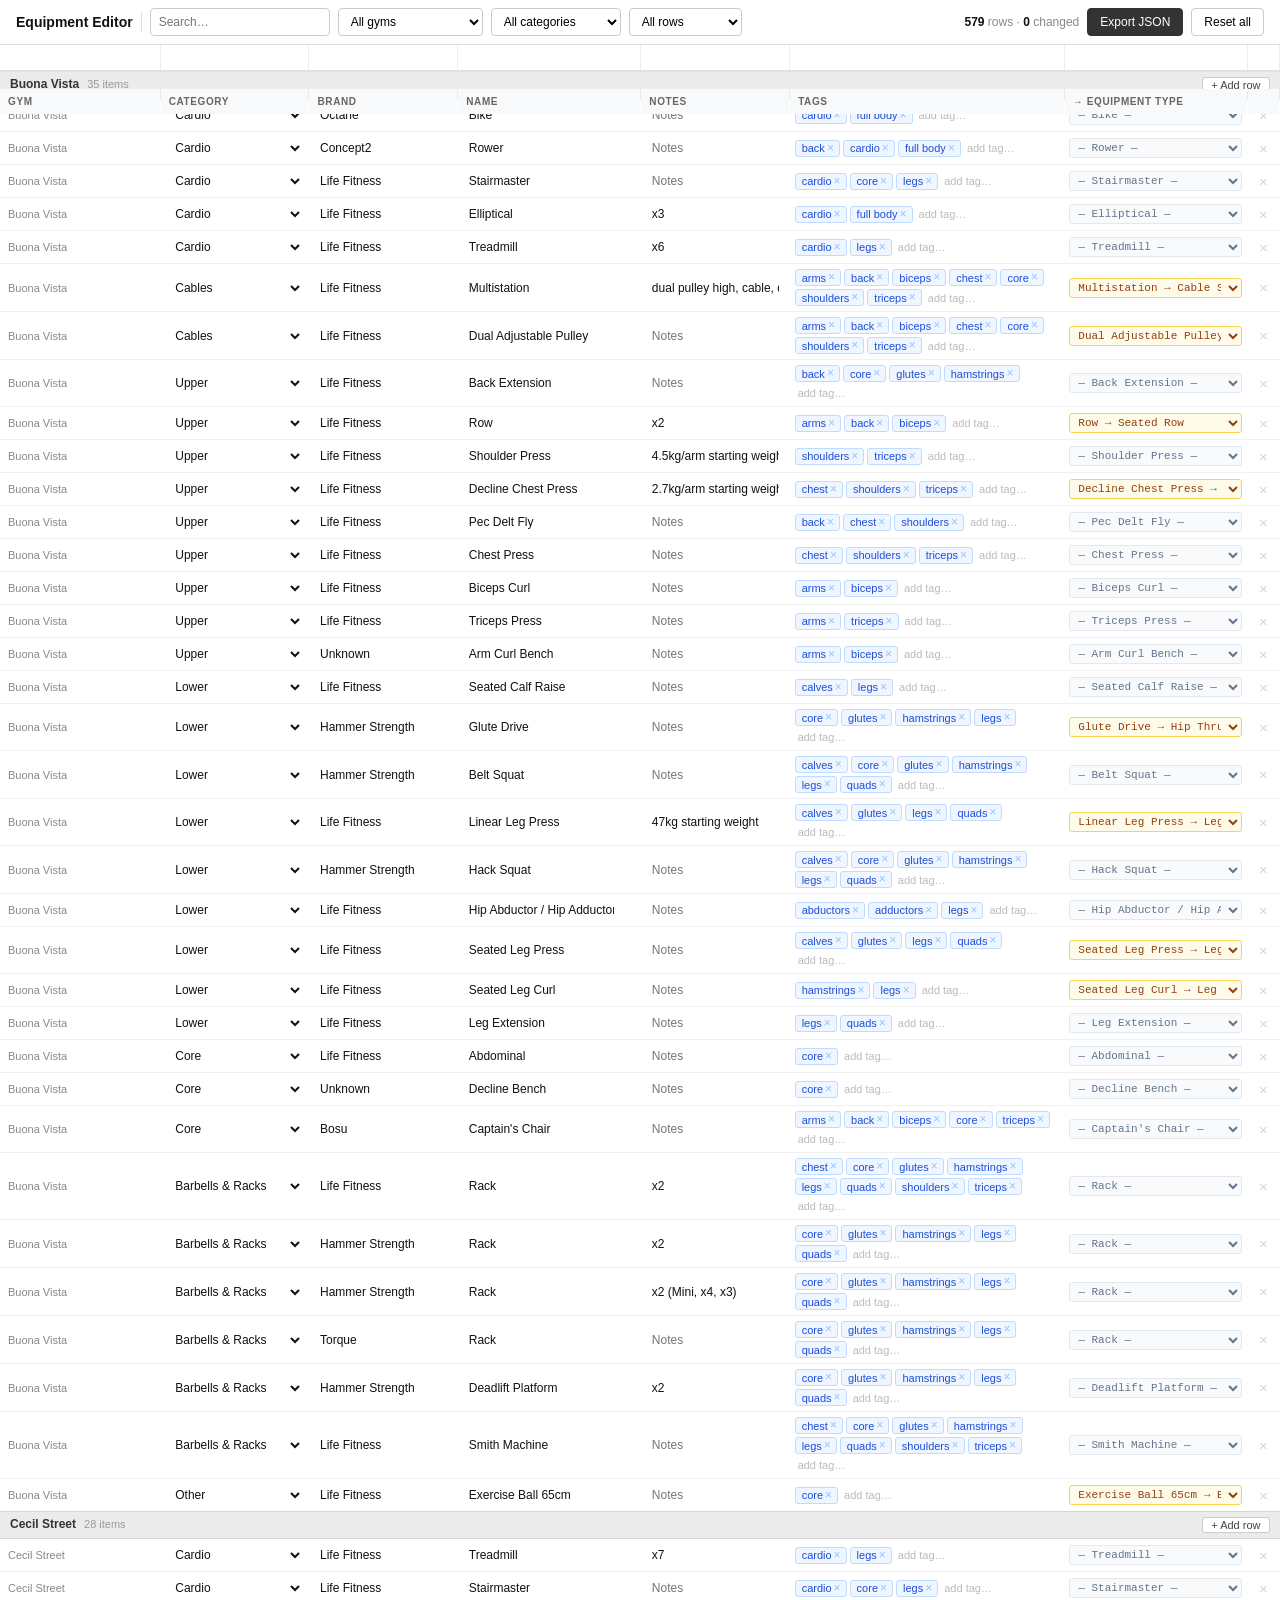
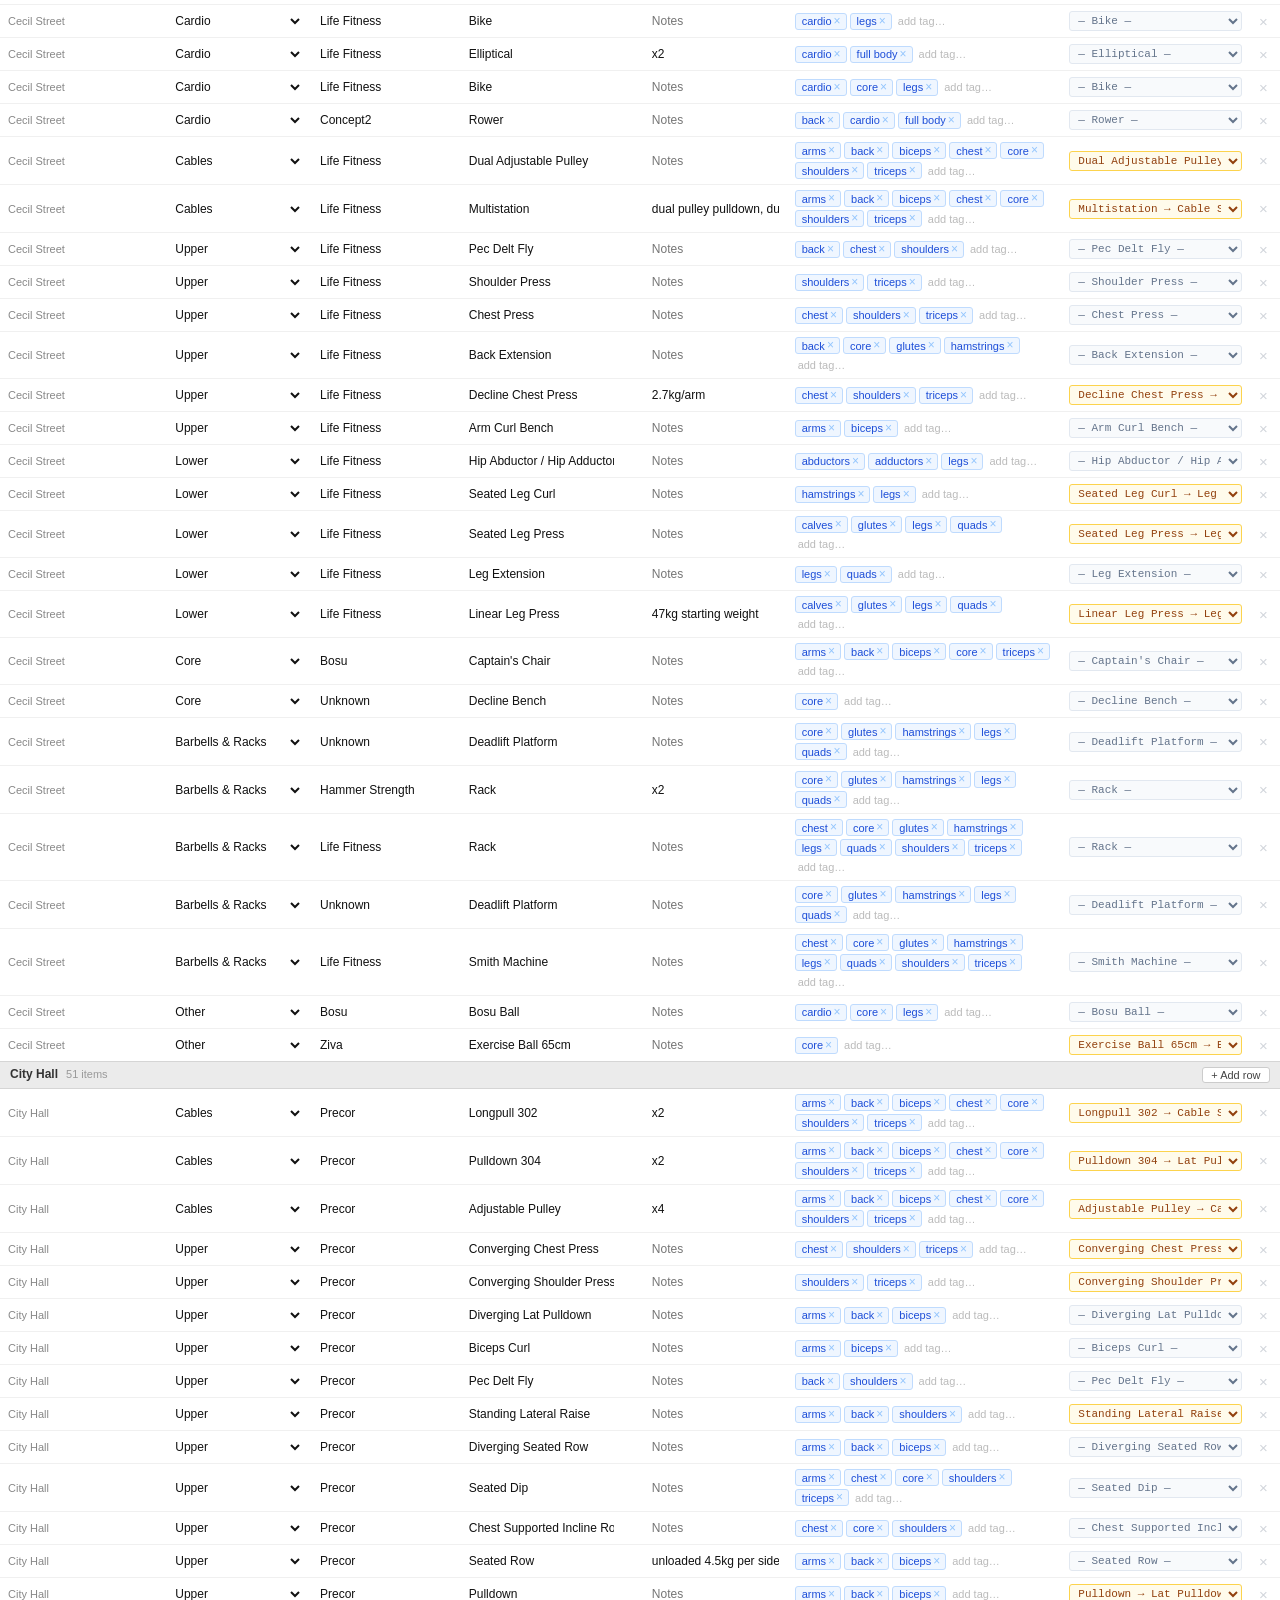
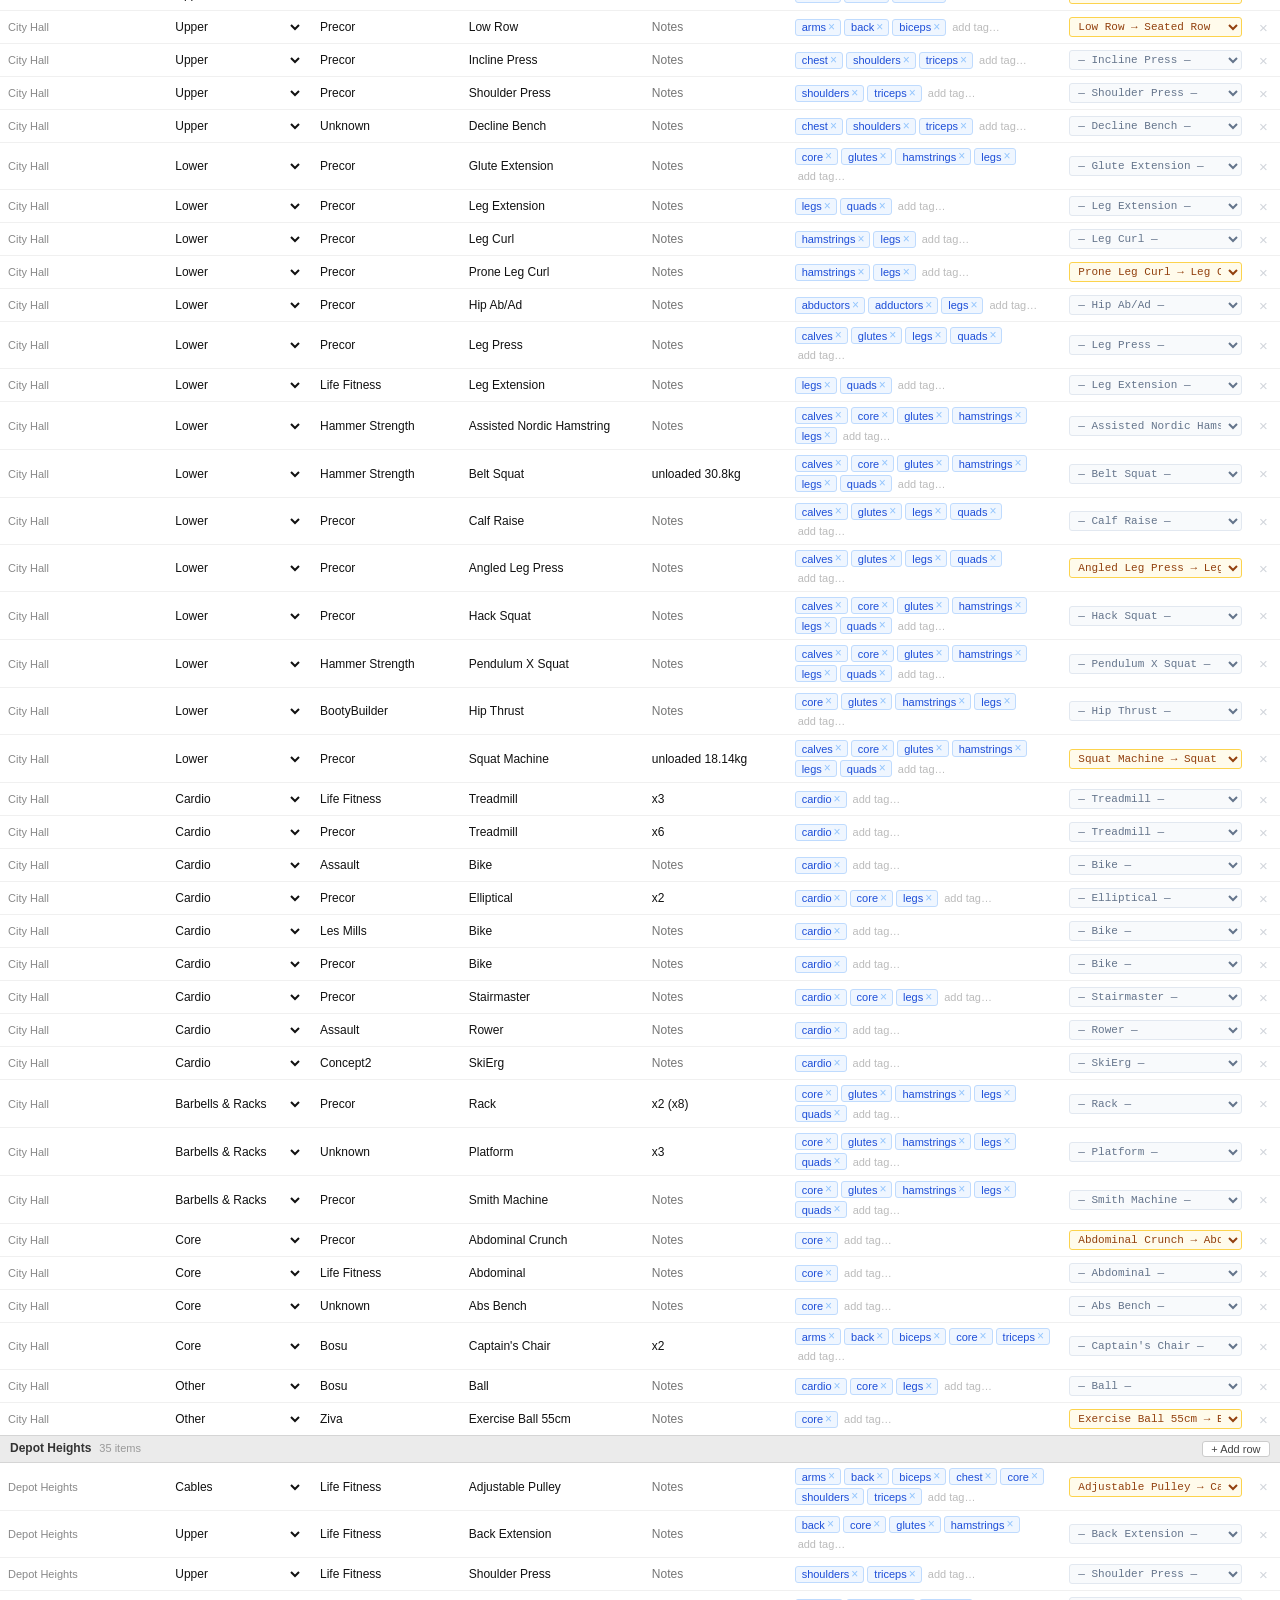
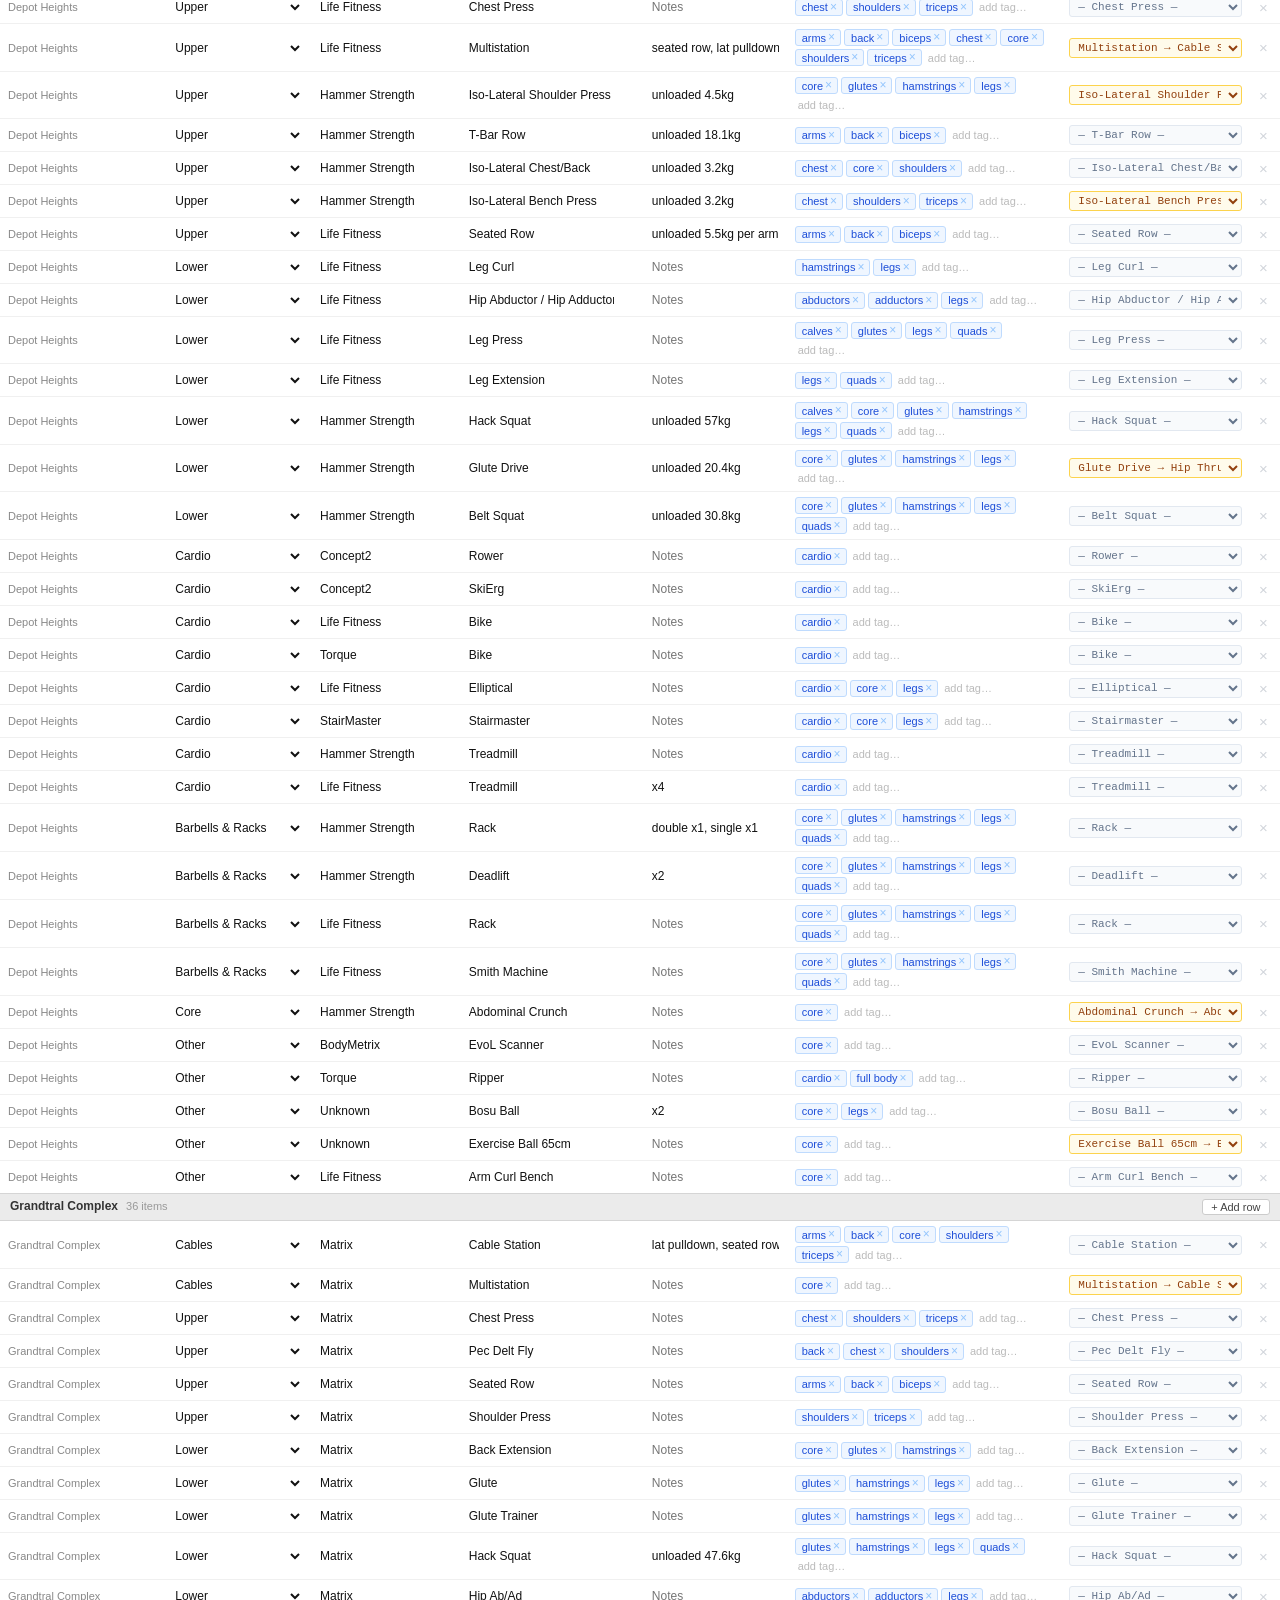
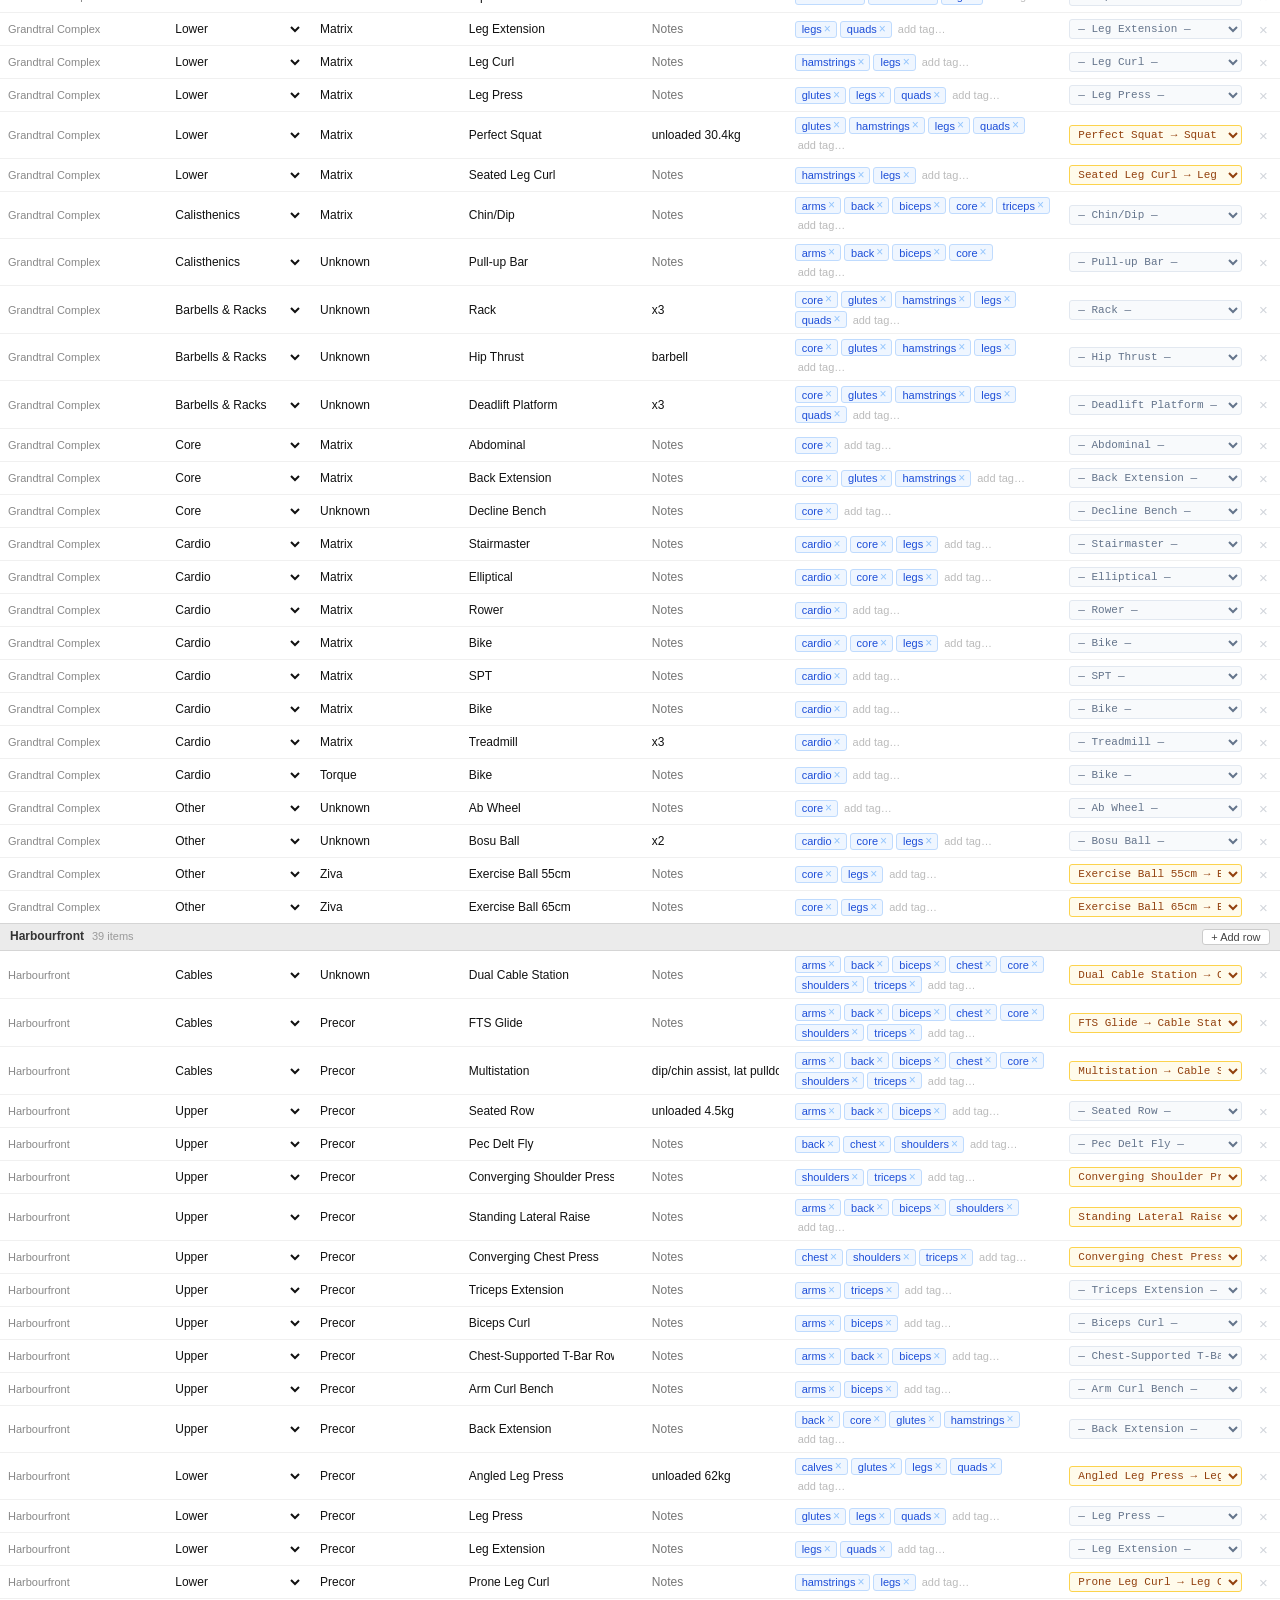
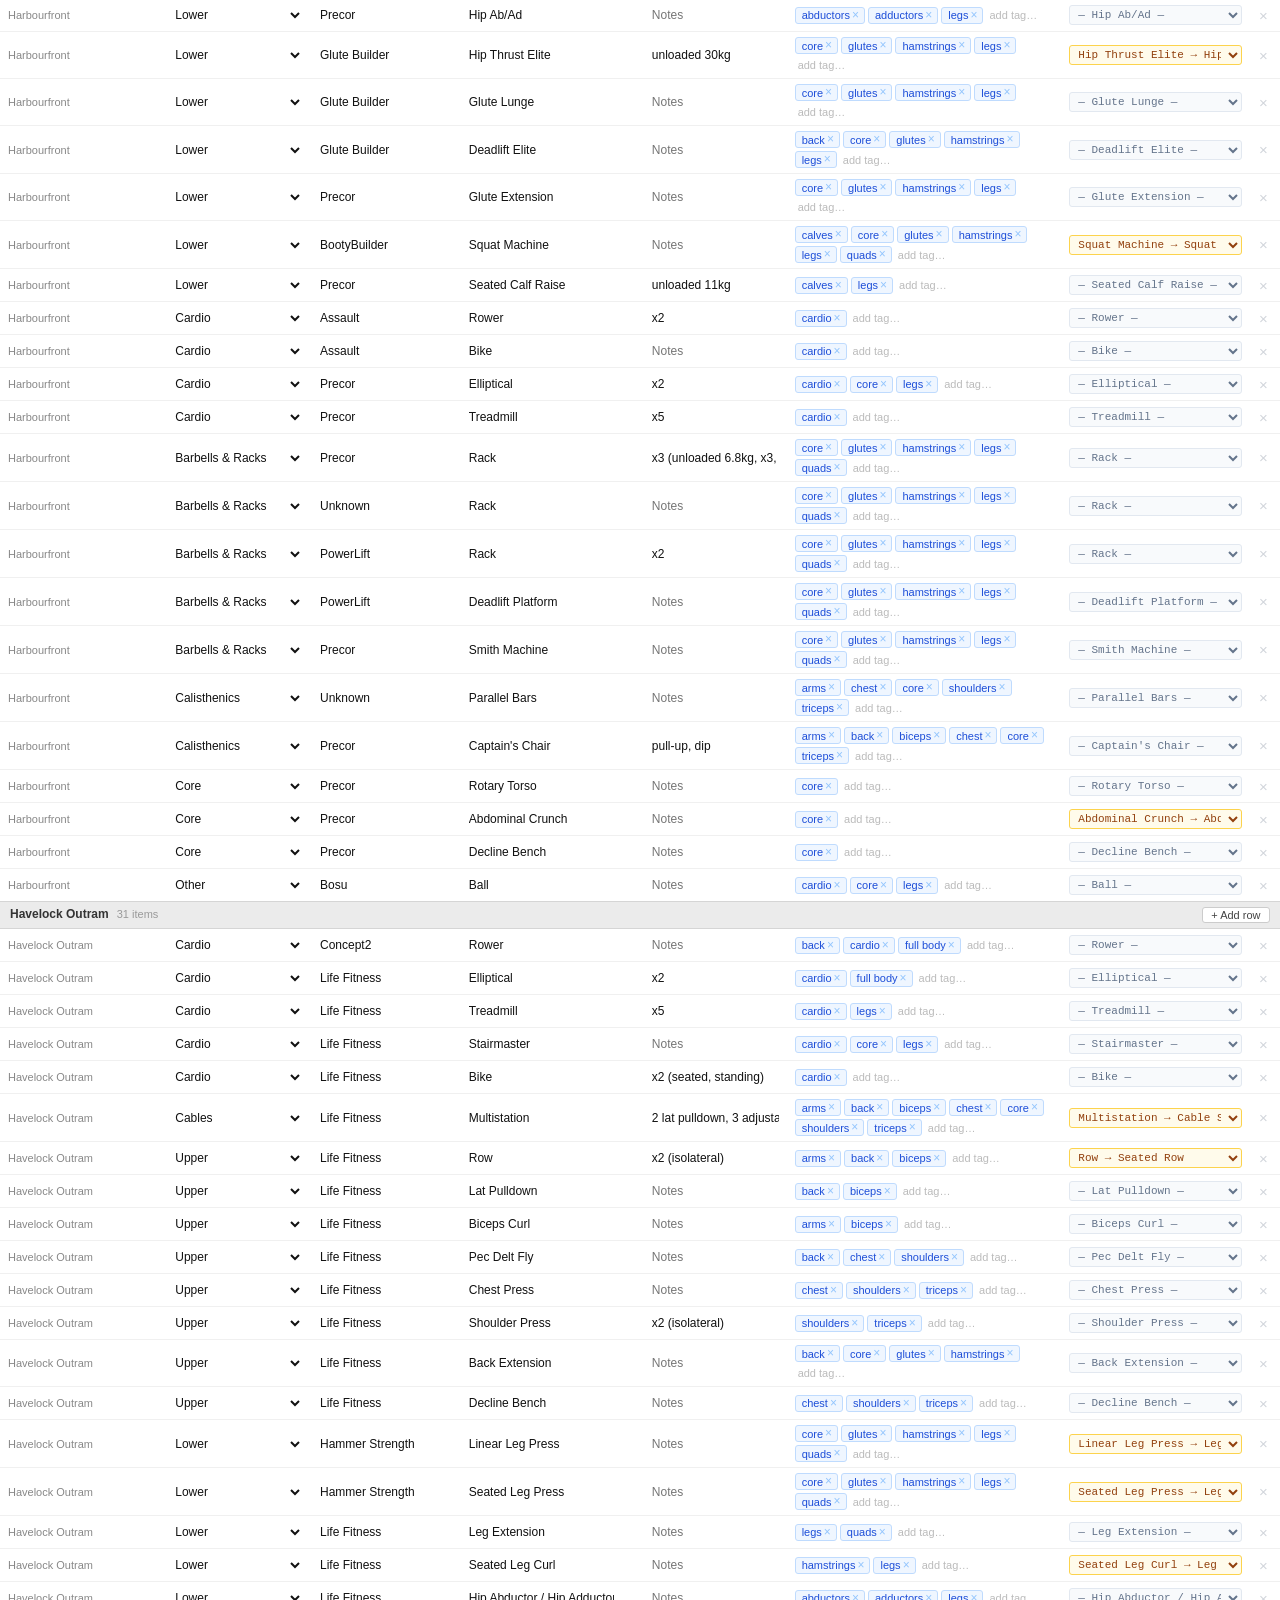
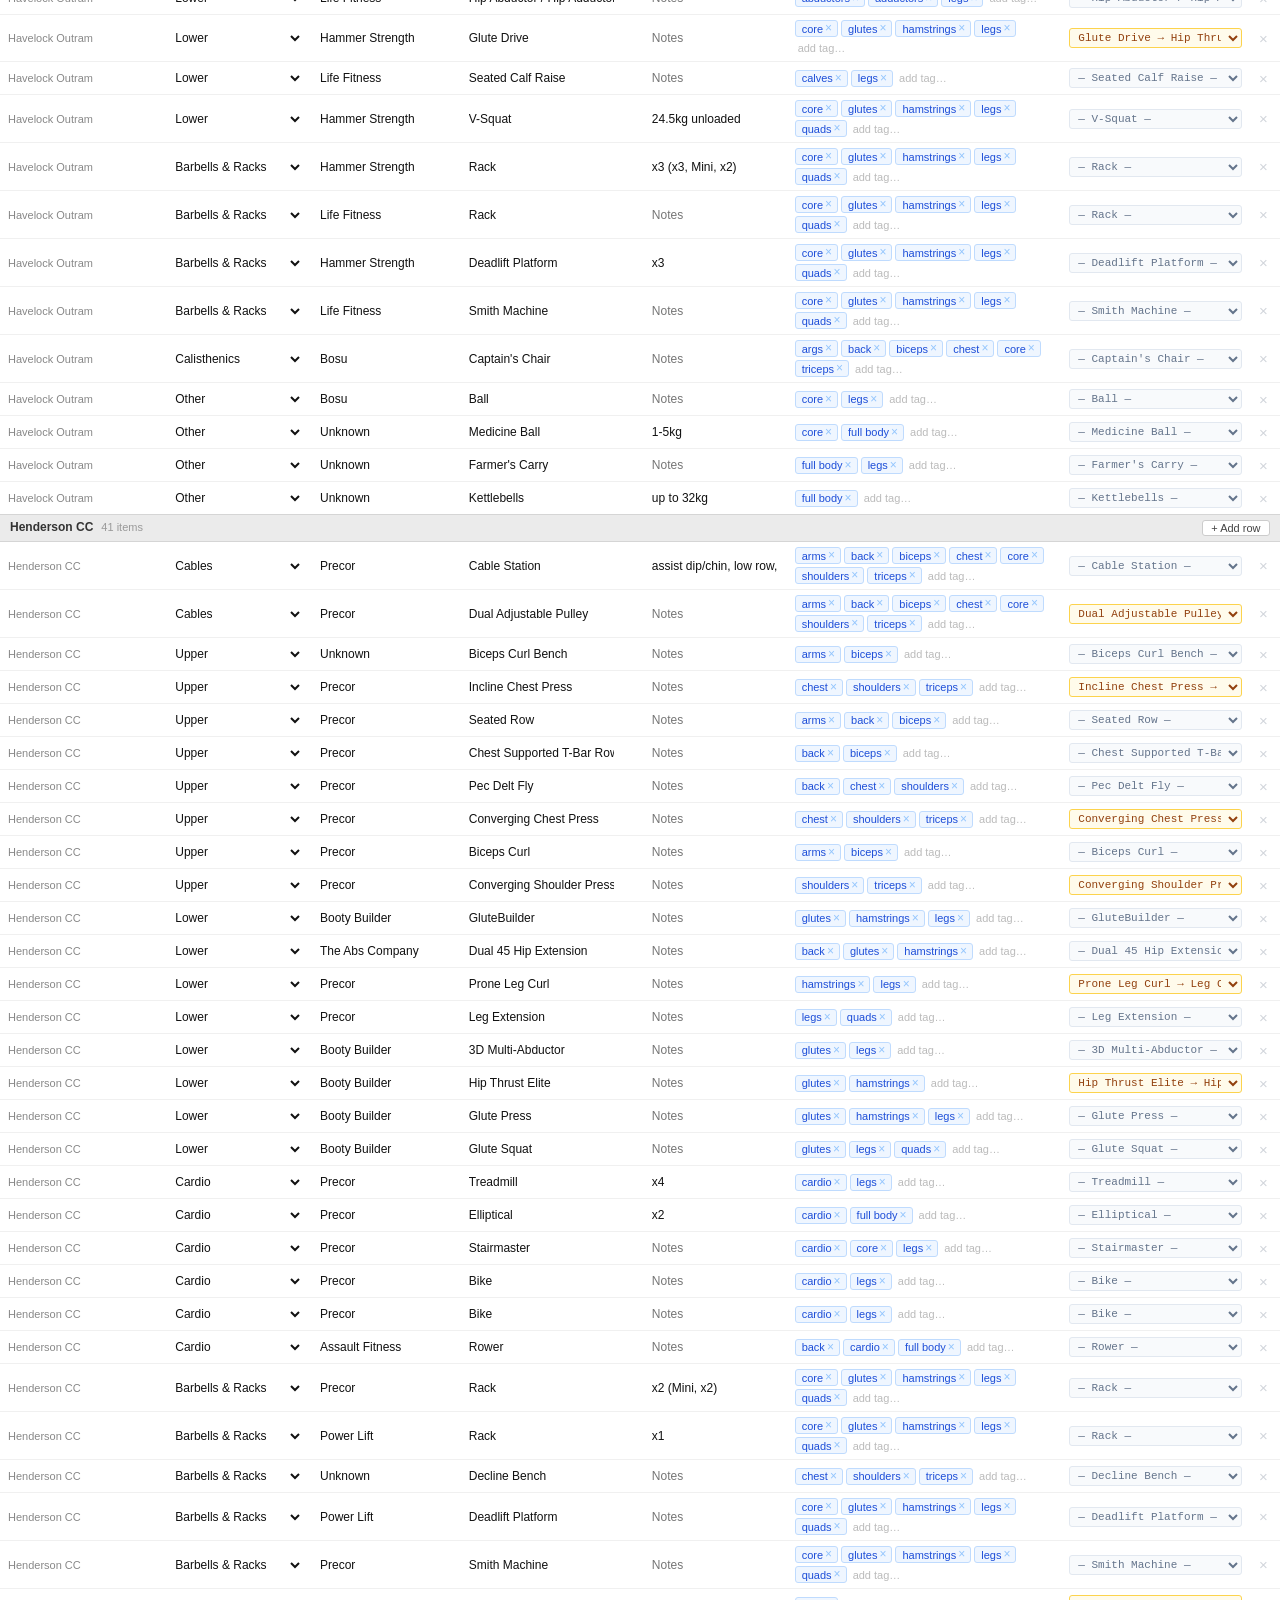
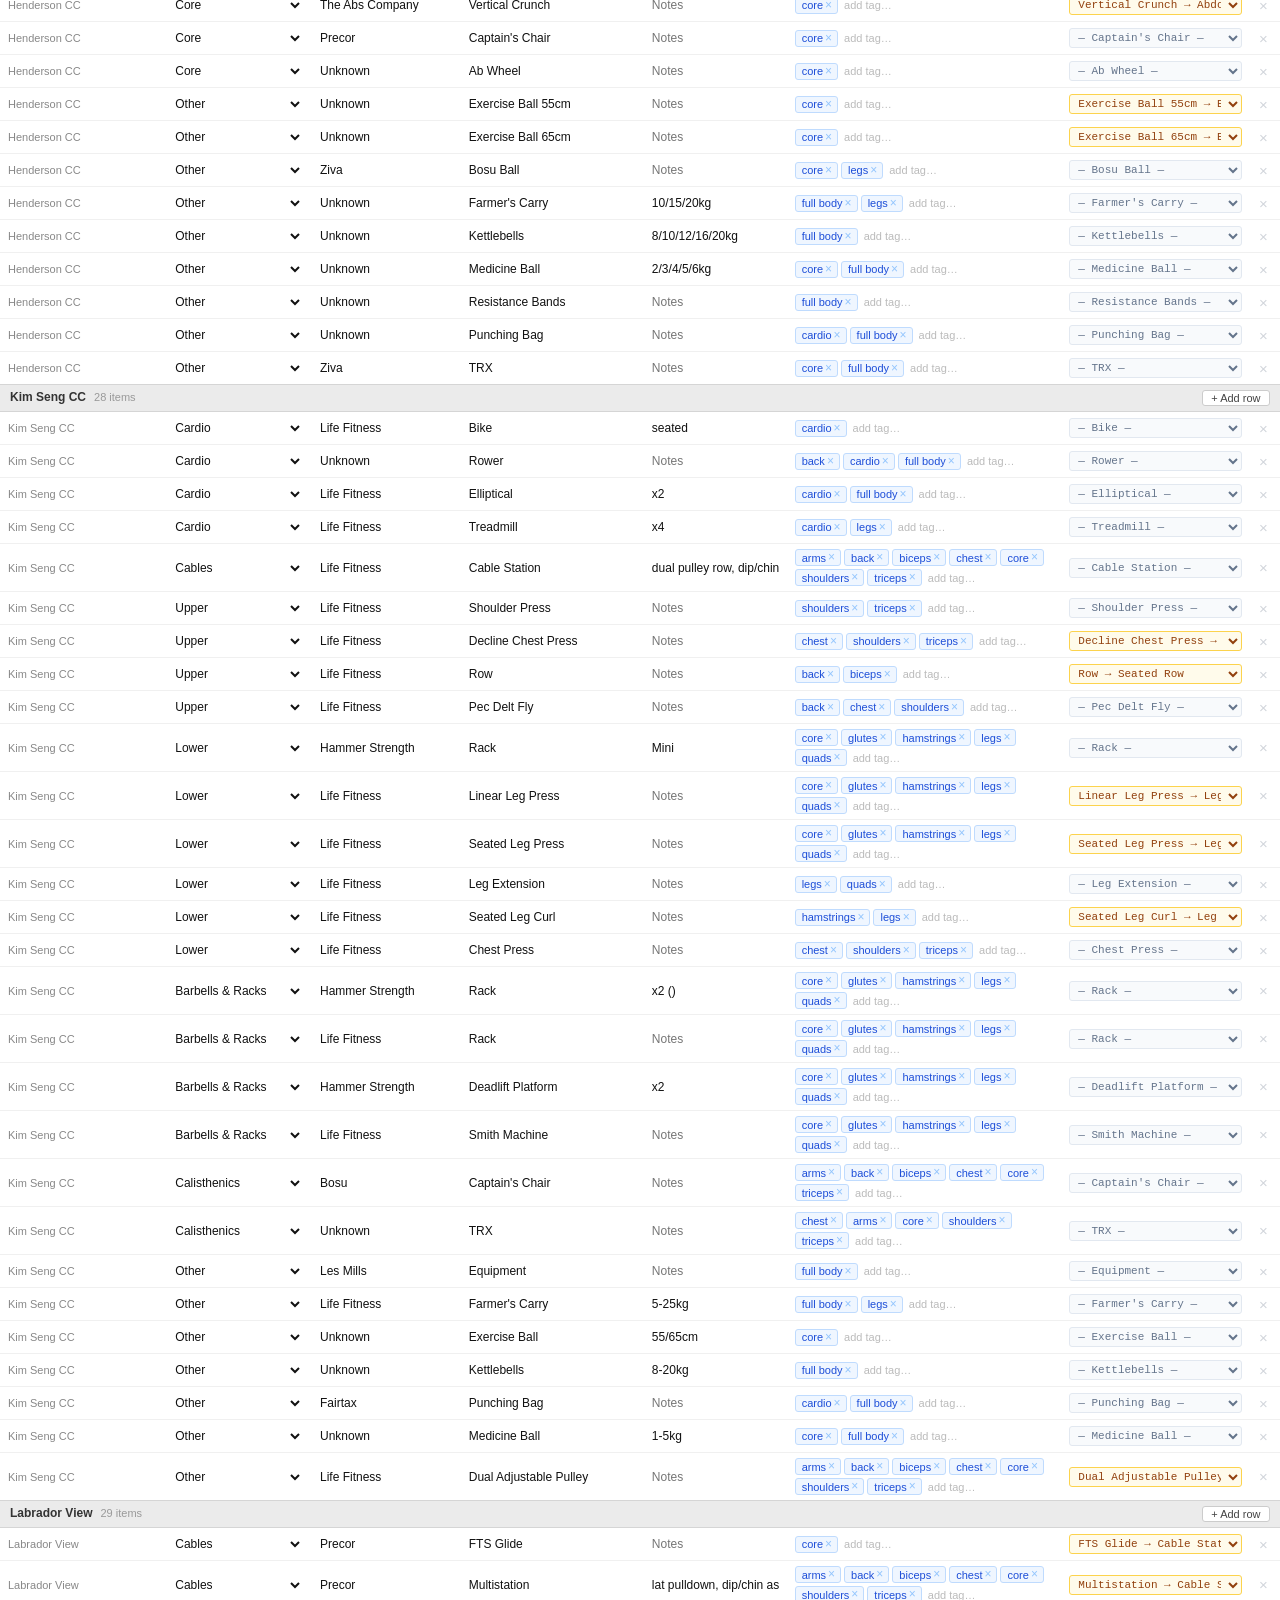
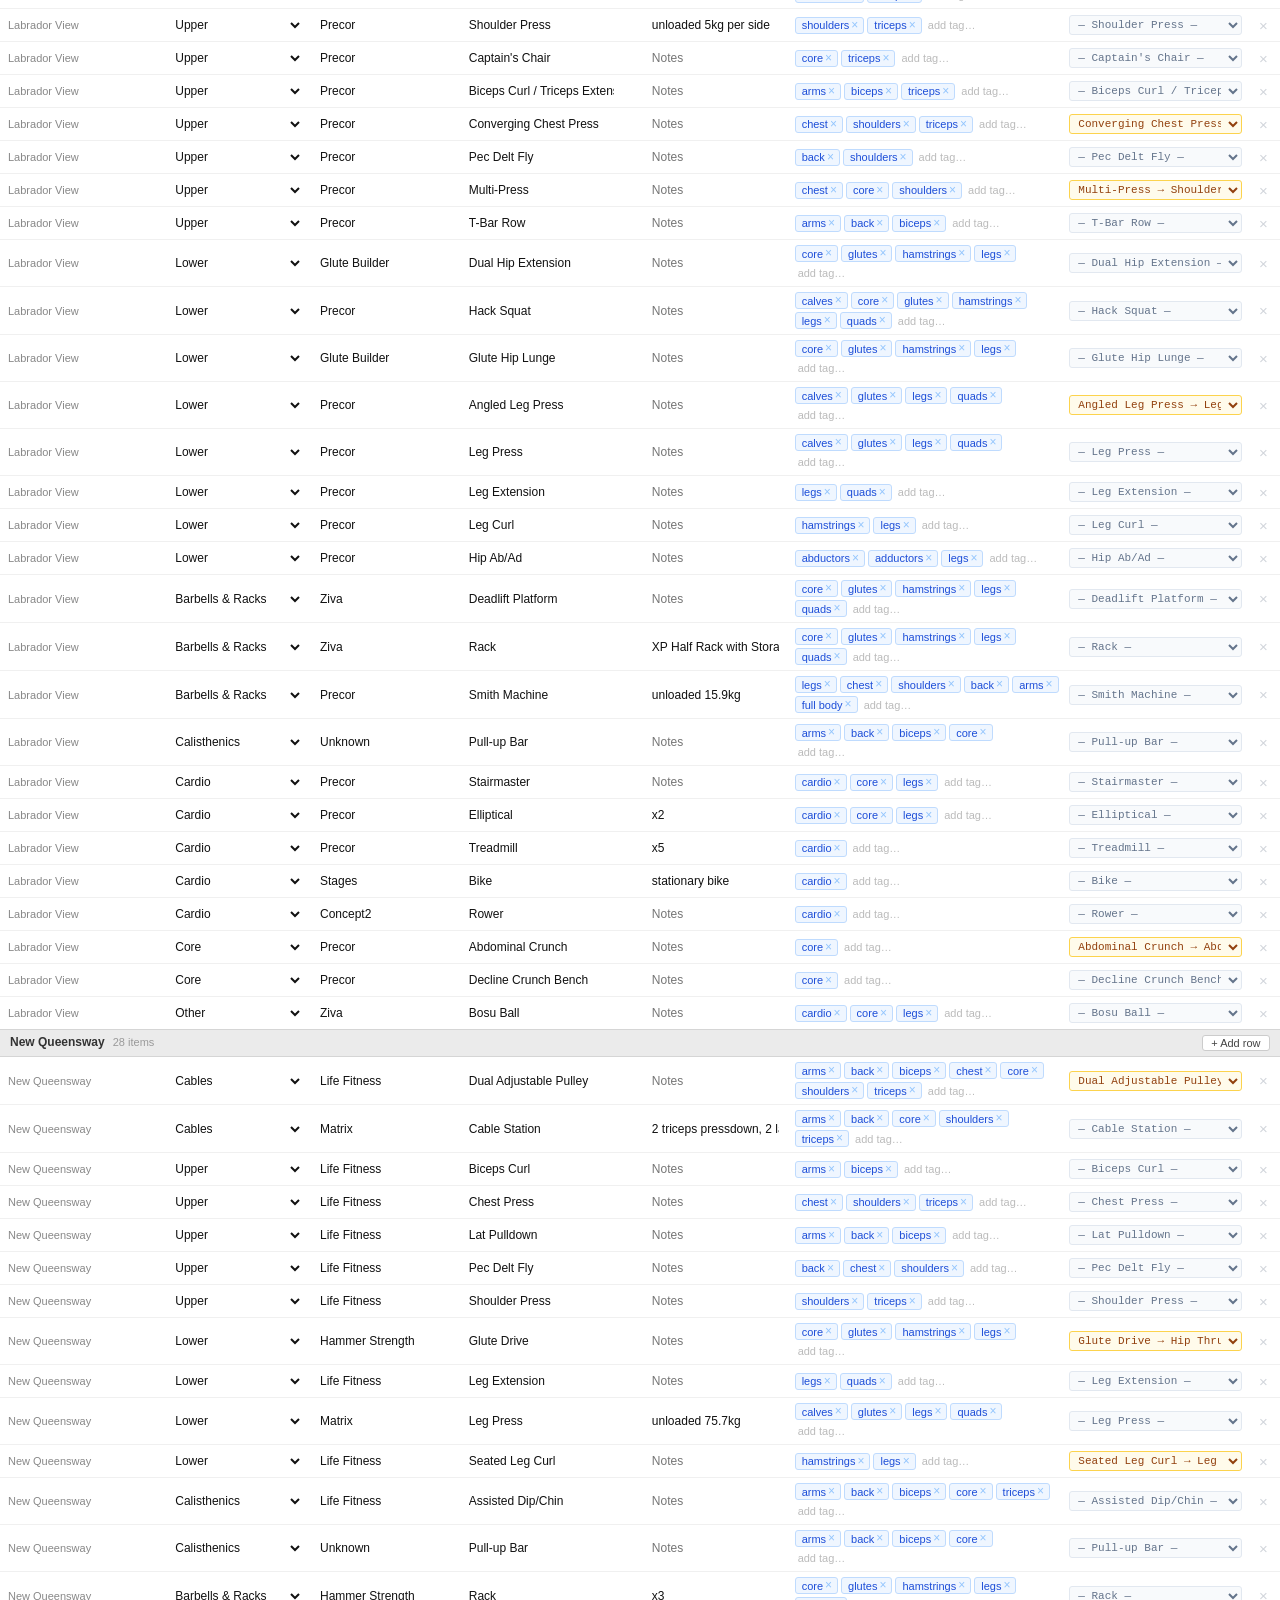
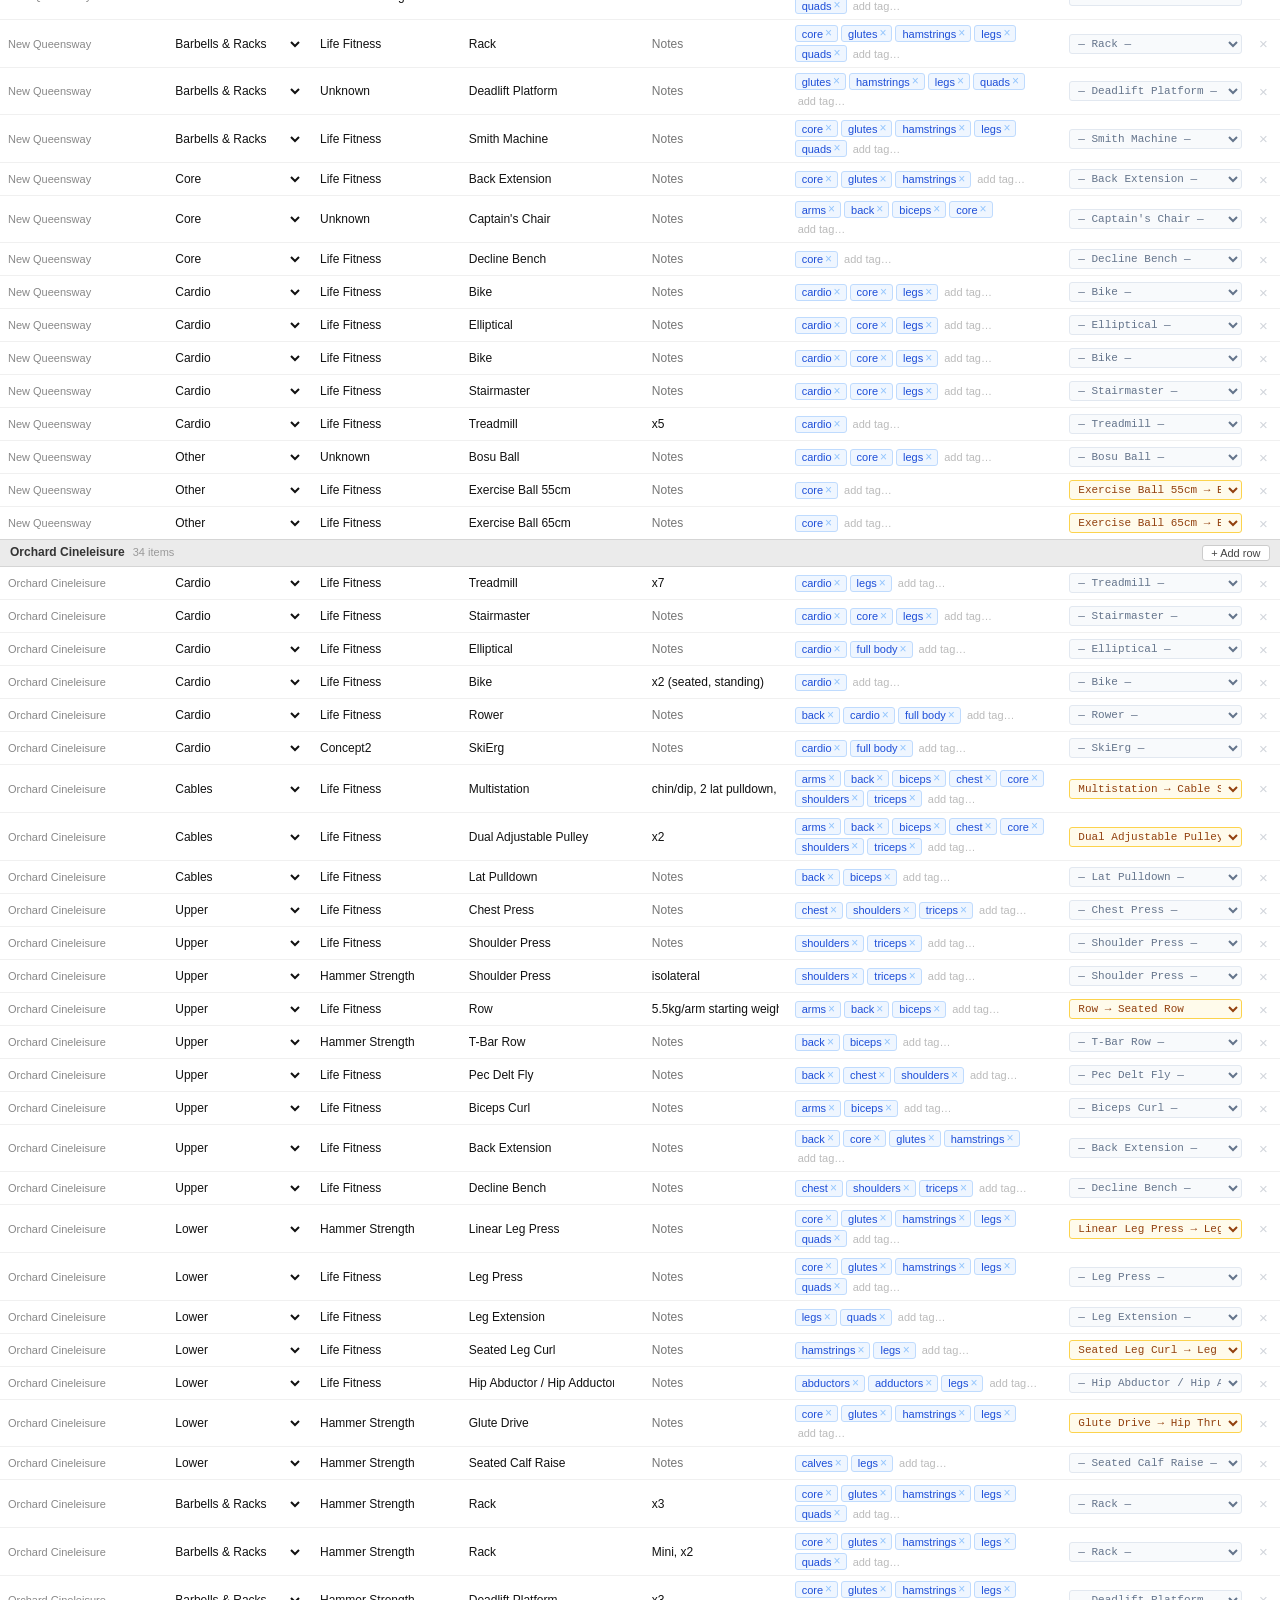
<file: review.html>
<!DOCTYPE html>
<html lang="en">
<head>
  <meta charset="UTF-8">
  <meta name="viewport" content="width=device-width, initial-scale=1.0">
  <title>Equipment Editor</title>
  <style>
    *, *::before, *::after { box-sizing: border-box; margin: 0; padding: 0; }

    body {
      font-family: -apple-system, BlinkMacSystemFont, 'Segoe UI', sans-serif;
      font-size: 13px;
      background: #f0f2f5;
      color: #111;
      min-height: 100vh;
    }

    /* ── Toolbar ── */
    .toolbar {
      position: sticky;
      top: 0;
      z-index: 100;
      background: #fff;
      border-bottom: 1px solid #ddd;
      padding: 8px 16px;
      display: flex;
      gap: 8px;
      align-items: center;
      flex-wrap: wrap;
    }

    .toolbar h1 { font-size: 14px; font-weight: 700; white-space: nowrap; }
    .toolbar-sep { width: 1px; height: 20px; background: #ddd; }

    .toolbar input[type="text"],
    .toolbar select {
      border: 1px solid #ccc;
      border-radius: 4px;
      padding: 4px 8px;
      font-size: 12px;
      font-family: inherit;
      background: #fff;
      height: 28px;
    }
    .toolbar input[type="text"] { width: 180px; }

    .btn {
      height: 28px;
      padding: 0 12px;
      border-radius: 4px;
      border: 1px solid #ccc;
      background: #fff;
      cursor: pointer;
      font-size: 12px;
      font-family: inherit;
      font-weight: 500;
      white-space: nowrap;
    }
    .btn:hover { background: #f5f5f5; }
    .btn-primary { background: #333; color: #fff; border-color: #333; }
    .btn-primary:hover { background: #555; }

    .stats { font-size: 12px; color: #888; margin-left: auto; white-space: nowrap; }
    .stats strong { color: #111; }

    /* ── Table wrap ── */
    .table-wrap { overflow-x: auto; }

    table {
      width: 100%;
      border-collapse: collapse;
      background: #fff;
      min-width: 1280px;
      table-layout: fixed;
    }

    thead th {
      background: #f8f9fa;
      border-bottom: 2px solid #e0e0e0;
      border-right: 1px solid #eee;
      padding: 7px 8px;
      text-align: left;
      font-size: 10px;
      text-transform: uppercase;
      letter-spacing: 0.06em;
      color: #666;
      font-weight: 600;
      position: sticky;
      top: 44px;
      z-index: 2;
    }

    th:nth-child(1)  { width: 140px; }  /* gym */
    th:nth-child(2)  { width: 130px; }  /* category */
    th:nth-child(3)  { width: 130px; }  /* brand */
    th:nth-child(4)  { width: 160px; }  /* name */
    th:nth-child(5)  { width: 130px; }  /* notes */
    th:nth-child(6)  { width: 240px; }  /* tags */
    th:nth-child(7)  { width: 160px; }  /* → type */
    th:nth-child(8)  { width: 28px;  }  /* × */

    tbody tr { border-bottom: 1px solid #f0f0f0; }
    tbody tr:hover td { background: #fafbfc; }
    tbody tr.changed td { background: #f0fff4; }
    tbody tr.changed:hover td { background: #e8fef0; }

    td { padding: 3px 5px; vertical-align: middle; }

    td.gym-cell {
      font-size: 11px;
      color: #888;
      padding-left: 8px;
      overflow: hidden;
      text-overflow: ellipsis;
      white-space: nowrap;
    }

    /* ── Gym section header ── */
    tr.gym-header td {
      background: #ebebeb;
      color: #333;
      font-weight: 600;
      font-size: 12px;
      padding: 5px 10px;
      border-top: 1px solid #d5d5d5;
      border-bottom: 1px solid #d5d5d5;
    }
    tr.gym-header td span.count { color: #999; font-weight: 400; font-size: 11px; margin-left: 8px; }
    tr.gym-header button {
      float: right;
      background: #fff;
      border: 1px solid #ccc;
      color: #444;
      border-radius: 3px;
      padding: 1px 8px;
      font-size: 11px;
      cursor: pointer;
      font-family: inherit;
    }
    tr.gym-header button:hover { background: #f0f0f0; }

    /* ── Inline field inputs ── */
    td input.f, td select.f {
      width: 100%;
      border: 1px solid transparent;
      border-radius: 3px;
      padding: 3px 5px;
      font-size: 12px;
      font-family: inherit;
      background: transparent;
      color: inherit;
      min-width: 0;
    }
    td input.f:hover { border-color: #ddd; background: #fff; }
    td input.f:focus { border-color: #94a3b8; background: #fff; outline: none; box-shadow: 0 0 0 2px rgba(100,130,200,.15); }
    td select.f { cursor: pointer; }
    td select.f:hover, td select.f:focus { border-color: #94a3b8; background: #fff; outline: none; }

    /* ── Tags ── */
    .tags-wrap {
      display: flex;
      flex-wrap: wrap;
      gap: 3px;
      align-items: center;
      padding: 2px 0;
      min-height: 26px;
    }
    .chip {
      display: inline-flex;
      align-items: center;
      gap: 2px;
      background: #eff6ff;
      border: 1px solid #bfdbfe;
      color: #1d4ed8;
      border-radius: 3px;
      padding: 1px 5px 1px 6px;
      font-size: 11px;
      white-space: nowrap;
    }
    .chip button {
      background: none;
      border: none;
      cursor: pointer;
      color: #93c5fd;
      font-size: 12px;
      line-height: 1;
      padding: 0 0 1px 0;
    }
    .chip button:hover { color: #dc2626; }
    input.tag-add {
      border: none;
      background: transparent;
      font-size: 11px;
      font-family: inherit;
      outline: none;
      width: 72px;
      color: #444;
      padding: 2px 3px;
    }
    input.tag-add::placeholder { color: #bbb; }

    /* ── Equipment type cell ── */
    select.type-ovr {
      width: 100%;
      border: 1px solid #e2e8f0;
      border-radius: 3px;
      padding: 2px 4px;
      font-size: 11px;
      font-family: monospace;
      color: #64748b;
      background: #f8fafc;
      cursor: pointer;
    }
    select.type-ovr.mapped { border-color: #fcd34d; color: #92400e; background: #fffbeb; }
    select.type-ovr.set    { border-color: #86efac; color: #166534; background: #f0fdf4; font-weight: 600; }

    /* ── Delete btn ── */
    button.del {
      background: none;
      border: none;
      color: #d1d5db;
      cursor: pointer;
      font-size: 15px;
      line-height: 1;
      padding: 2px 4px;
      display: block;
      margin: auto;
    }
    button.del:hover { color: #dc2626; }

    .no-results { text-align: center; padding: 60px 20px; color: #aaa; font-size: 14px; }
  </style>
</head>
<body>

<div class="toolbar">
  <h1>Equipment Editor</h1>
  <div class="toolbar-sep"></div>
  <input type="text" id="q" placeholder="Search…">
  <select id="gymF"><option value="">All gyms</option></select>
  <select id="catF">
    <option value="">All categories</option>
    <option>Cardio</option><option>Cables</option><option>Upper</option>
    <option>Lower</option><option>Barbells &amp; Racks</option>
    <option>Calisthenics</option><option>Core</option><option>Other</option>
  </select>
  <select id="showF">
    <option value="">All rows</option>
    <option value="changed">Changed only</option>
    <option value="mapped">Mapped only</option>
  </select>
  <div class="stats" id="stats"></div>
  <button class="btn btn-primary" id="exportBtn">Export JSON</button>
  <button class="btn" id="resetBtn">Reset all</button>
</div>

<!-- autocomplete datalists -->
<datalist id="dl-brand"></datalist>
<datalist id="dl-name"></datalist>
<datalist id="dl-tag">
  <option value="cardio"><option value="full body">
  <option value="chest"><option value="back"><option value="shoulders">
  <option value="arms"><option value="biceps"><option value="triceps">
  <option value="legs"><option value="quads"><option value="hamstrings">
  <option value="glutes"><option value="calves"><option value="core">
  <option value="adductors"><option value="abductors"><option value="calisthenics">
</datalist>

<div class="table-wrap">
  <table>
    <thead>
      <tr>
        <th>Gym</th>
        <th>Category</th>
        <th>Brand</th>
        <th>Name</th>
        <th>Notes</th>
        <th>Tags</th>
        <th>→ Equipment Type</th>
        <th></th>
      </tr>
    </thead>
    <tbody id="tbody"></tbody>
  </table>
  <div class="no-results" id="empty" style="display:none">No equipment matches your filters.</div>
</div>

<script>
const CATS = ['Cardio','Cables','Upper','Lower','Barbells & Racks','Calisthenics','Core','Other'];

const TYPE_MAP = {
  "Bike":"Bike","Airdyne2":"Bike","Airdyne":"Bike","Assault Bike Pro":"Bike",
  "Assault Air Bike":"Bike","Bike Pro":"Bike","Lifecycle Bike":"Bike","LifeCycle":"Bike",
  "Stages Bike":"Bike","Solo":"Bike","Air Bike":"Bike","Stationary Bike":"Bike",
  "Seated Bike":"Bike","Spin Bike":"Bike","BikeErg":"Bike","Echo Bike":"Bike",
  "Rower":"Rower","RowErg":"Rower","Rower Elite":"Rower","AssaultRower Pro":"Rower","Air Rower":"Rower",
  "Chest Press":"Chest Press","Machine Chest Press":"Chest Press",
  "Iso-Lateral Chest Press":"Chest Press","Incline Chest Press":"Chest Press",
  "Decline Chest Press":"Chest Press","Plate-Loaded Chest Press":"Chest Press",
  "Converging Chest Press":"Chest Press","Iso-Lateral Bench Press":"Chest Press",
  "Seated Row":"Seated Row","Machine Row":"Seated Row","Iso-Lateral Row":"Seated Row",
  "Seal Row":"Seated Row","Plate-Loaded Row":"Seated Row","Plate-Loaded Seated Row":"Seated Row",
  "Row":"Seated Row","Low Row":"Seated Row",
  "Lat Pulldown":"Lat Pulldown","Machine Lat Pulldown":"Lat Pulldown",
  "Iso-Lateral Lat Pulldown":"Lat Pulldown","Wide-Grip Lat Pulldown":"Lat Pulldown",
  "Close-Grip Lat Pulldown":"Lat Pulldown","Iso-Lateral Front Lat Pulldown":"Lat Pulldown",
  "ISO-Lateral Front Lat Pulldown":"Lat Pulldown","Pulldown":"Lat Pulldown","Pulldown 304":"Lat Pulldown",
  "Leg Press":"Leg Press","45-Degree Leg Press":"Leg Press","Angled Leg Press":"Leg Press",
  "Horizontal Leg Press":"Leg Press","Vertical Leg Press":"Leg Press",
  "Seated Leg Press":"Leg Press","Linear Leg Press":"Leg Press",
  "Hack Squat":"Hack Squat","Linear Hack Squat":"Hack Squat",
  "Belt Squat":"Belt Squat",
  "Squat Machine":"Squat","Perfect Squat":"Squat","Super Squat Press":"Squat",
  "Shoulder Press":"Shoulder Press","Converging Shoulder Press":"Shoulder Press",
  "Multi-Press":"Shoulder Press","Iso-Lateral Shoulder Press":"Shoulder Press",
  "Leg Curl":"Leg Curl","Seated Leg Curl":"Leg Curl","Prone Leg Curl":"Leg Curl",
  "Hip Ab/Ad":"Hip Ab/Ad","Hip Abduction Machine":"Hip Ab/Ad","Hip Adduction Machine":"Hip Ab/Ad",
  "Hip Abductor/Adductor":"Hip Ab/Ad","Hip Abduction/Adduction Machine":"Hip Ab/Ad",
  "Inner/Outer Thigh Machine":"Hip Ab/Ad","Inner/Outer Thigh":"Hip Ab/Ad",
  "Hip Thrust":"Hip Thrust","Hip Thrust Machine":"Hip Thrust",
  "Hip Thrust Elite":"Hip Thrust","Glute Drive":"Hip Thrust",
  "Pec Delt Fly":"Pec Delt Fly","Rear Delt Fly":"Pec Delt Fly",
  "Rear Delt Reverse Fly Machine":"Pec Delt Fly","Fly/Delt Machine":"Pec Delt Fly",
  "Rear Delt Machine":"Pec Delt Fly","Rear Delt / Pec Fly":"Pec Delt Fly",
  "Pec Fly / Rear Delt":"Pec Delt Fly","Pectoral Fly / Rear Deltoid":"Pec Delt Fly",
  "Rear Delt Pec Fly":"Pec Delt Fly",
  "Abdominal":"Abdominal","Abdominal Crunch":"Abdominal","Vertical Crunch":"Abdominal",
  "Back Extension":"Back Extension","Back Extension Bench":"Back Extension",
  "Back Extension Machine":"Back Extension",
  "Smith Machine":"Smith Machine",
  "Deadlift Platform":"Deadlift Platform",
  "Lateral Raise":"Lateral Raise","Standing Lateral Raise":"Lateral Raise",
  "Plate Loaded Lat Raise":"Lateral Raise",
  "Cable Station":"Cable Station","Dual Cable Station":"Cable Station",
  "Adjustable Pulley":"Cable Station","Multistation Adjustable Pulley":"Cable Station",
  "Single Pulley":"Cable Station","Dual Adjustable Pulley":"Cable Station",
  "Multistation":"Cable Station","Dual Pulley Pulldown":"Cable Station",
  "FTS Glide":"Cable Station","Cable":"Cable Station","Cable Tower":"Cable Station",
  "Longpull 302":"Cable Station",
  "Exercise Ball 55cm":"Exercise Ball","Exercise Ball 65cm":"Exercise Ball",
  "Exercise Ball":"Exercise Ball",
};

const ALL_TYPES = [...new Set([
  ...Object.values(TYPE_MAP),
  'Bike','Rower','RowErg','Elliptical','Treadmill','Stairmaster',
  'Rack','Smith Machine','Deadlift Platform',
  'Chest Press','Incline Chest Press','Decline Chest Press',
  'Shoulder Press','Row','Seated Row','Lat Pulldown',
  'Leg Press','Leg Extension','Hack Squat','Belt Squat','Leg Curl',
  'Hip Ab/Ad','Hip Thrust','Pec Delt Fly','Back Extension',
  'Abdominal','Lateral Raise','Seated Calf Raise','Calf Raise',
  'Cable Station','Dual Adjustable Pulley',
  'Biceps Curl','Triceps Press','Biceps Curl/Triceps Extension',
  "Captain's Chair",'Chin/Dip','Pull-up Bar','TRX','Battle Rope',
  'Punching Bag','Kettlebells','Medicine Ball',"Farmer's Carry",
  'Exercise Ball','Bosu Ball','Resistance Bands',
  'T-Bar Row','Rotary Torso','V-Squat','Abdominal',
])].sort();

const TYPE_OPT_HTML = ALL_TYPES.map(t => `<option value="${e(t)}">${e(t)}</option>`).join('');

let data = null;
const changedKeys = new Set(); // row keys marked as changed

function resolve(name) { return TYPE_MAP[name] || name; }
function slug(name) { return resolve(name).replace(/ /g,'_').replace(/\//g,'-'); }
function e(s) { return String(s||'').replace(/&/g,'&amp;').replace(/</g,'&lt;').replace(/>/g,'&gt;').replace(/"/g,'&quot;'); }

// ── Datalists ──────────────────────────────────────────────────────────────
function refreshDataLists() {
  const brands = new Set(), names = new Set([...Object.keys(TYPE_MAP),...Object.values(TYPE_MAP)]);
  for (const gd of Object.values(data.gyms))
    for (const ms of Object.values(gd.categories||{}))
      for (const m of ms) { if (m.brand) brands.add(m.brand); if (m.name) names.add(m.name); }
  document.getElementById('dl-brand').innerHTML = [...brands].sort().map(b=>`<option value="${e(b)}">`).join('');
  document.getElementById('dl-name').innerHTML = [...names].sort().map(n=>`<option value="${e(n)}">`).join('');
}

// ── Row key ────────────────────────────────────────────────────────────────
function rowKey(gymName, cat, idx) { return `${gymName}¦${cat}¦${idx}`; }
function parseKey(key) {
  const parts = key.split('¦');
  return { gymName: parts[0], cat: parts[1], idx: parseInt(parts[2]) };
}
function getMachine(key) {
  const {gymName,cat,idx} = parseKey(key);
  return data.gyms[gymName].categories[cat][idx];
}

// ── Tag chips HTML ─────────────────────────────────────────────────────────
function tagsHtml(tags, key) {
  const chips = (tags||[]).map((t,ti) =>
    `<span class="chip">${e(t)}<button type="button" data-action="rm-tag" data-key="${e(key)}" data-ti="${ti}">×</button></span>`
  ).join('');
  return `<div class="tags-wrap">${chips}<input class="tag-add" list="dl-tag" placeholder="add tag…" data-action="add-tag" data-key="${e(key)}"></div>`;
}

// ── Type cell HTML ─────────────────────────────────────────────────────────
function typeCellHtml(name, ovr) {
  const res = resolve(name);
  const isMapped = res !== name;
  const cls = ovr ? 'set' : isMapped ? 'mapped' : '';
  const defaultLabel = ovr ? `— ${e(res)} —`
    : isMapped ? `${e(name)} → ${e(res)}`
    : `— ${e(res)} —`;
  return `<select class="type-ovr${cls?' '+cls:''}" data-field="ovr">
      <option value="">${defaultLabel}</option>
      ${ALL_TYPES.map(t=>`<option value="${e(t)}"${ovr===t?' selected':''}>${e(t)}</option>`).join('')}
    </select>`;
}

// ── Render full table ──────────────────────────────────────────────────────
function renderAll() {
  const tbody = document.getElementById('tbody');
  const gymSel = document.getElementById('gymF');
  const prevGym = gymSel.value;

  let html = '';
  const gyms = Object.keys(data.gyms).sort();

  for (const gymName of gyms) {
    const gd = data.gyms[gymName];
    if (!gd.categories) continue;
    const total = Object.values(gd.categories).reduce((s,ms)=>s+ms.length,0);
    html += `<tr class="gym-header" data-gym="${e(gymName)}"><td colspan="8">${e(gymName)}<span class="count">${total} items</span>
      <button type="button" data-action="add-row" data-gym="${e(gymName)}">+ Add row</button></td></tr>`;

    for (const [cat, machines] of Object.entries(gd.categories)) {
      machines.forEach((m, idx) => {
        const key = rowKey(gymName, cat, idx);
        const wasChanged = changedKeys.has(key);
        html += `<tr data-gym="${e(gymName)}" data-cat="${e(cat)}" data-idx="${idx}" data-key="${e(key)}"${wasChanged?' class="changed"':''}>
          <td class="gym-cell" title="${e(gymName)}">${e(gymName)}</td>
          <td><select class="f" data-field="cat" data-key="${e(key)}">
            ${CATS.map(c=>`<option${c===cat?' selected':''}>${e(c)}</option>`).join('')}
          </select></td>
          <td><input class="f" list="dl-brand" value="${e(m.brand||'')}" data-field="brand" data-key="${e(key)}" placeholder="Brand"></td>
          <td><input class="f" list="dl-name"  value="${e(m.name||'')}"  data-field="name"  data-key="${e(key)}" placeholder="Name"></td>
          <td><input class="f" value="${e(m.notes||'')}" data-field="notes" data-key="${e(key)}" placeholder="Notes"></td>
          <td>${tagsHtml(m.tags, key)}</td>
          <td data-type-cell data-key="${e(key)}">${typeCellHtml(m.name, m._ovr)}</td>
          <td><button class="del" data-action="del" data-key="${e(key)}" title="Delete">×</button></td>
        </tr>`;
      });
    }
  }

  tbody.innerHTML = html;

  // Restore gym filter options
  gymSel.innerHTML = '<option value="">All gyms</option>' + gyms.map(g=>`<option${g===prevGym?' selected':''}>${e(g)}</option>`).join('');

  refreshDataLists();
  applyFilters();
}

// ── Filters ────────────────────────────────────────────────────────────────
function applyFilters() {
  const q = document.getElementById('q').value.toLowerCase();
  const gymF = document.getElementById('gymF').value;
  const catF = document.getElementById('catF').value;
  const showF = document.getElementById('showF').value;

  let shown = 0, total = 0;

  document.querySelectorAll('#tbody tr[data-key]').forEach(tr => {
    total++;
    const gymName = tr.dataset.gym;
    const cat = tr.dataset.cat;
    const idx = parseInt(tr.dataset.idx);
    const m = data.gyms[gymName].categories[cat][idx];
    const changed = changedKeys.has(tr.dataset.key);
    const mapped = resolve(m.name) !== m.name;

    let vis = true;
    if (gymF && gymName !== gymF) vis = false;
    if (catF && cat !== catF) vis = false;
    if (showF === 'changed' && !changed) vis = false;
    if (showF === 'mapped' && !mapped) vis = false;
    if (q) {
      const hay = [gymName, cat, m.brand, m.name, m.notes||'', (m.tags||[]).join(' ')].join(' ').toLowerCase();
      if (!hay.includes(q)) vis = false;
    }

    tr.style.display = vis ? '' : 'none';
    if (vis) shown++;
  });

  // Show/hide gym headers
  document.querySelectorAll('#tbody tr.gym-header').forEach(hdr => {
    const g = hdr.dataset.gym;
    const any = [...document.querySelectorAll(`#tbody tr[data-gym="${CSS.escape(g)}"]`)]
      .some(r => r.style.display !== 'none');
    hdr.style.display = any ? '' : 'none';
  });

  document.getElementById('empty').style.display = shown === 0 ? 'block' : 'none';
  document.getElementById('stats').innerHTML = `<strong>${shown}</strong> rows · <strong>${changedKeys.size}</strong> changed`;
}

// ── Mark changed ───────────────────────────────────────────────────────────
function markChanged(key) {
  changedKeys.add(key);
  const tr = document.querySelector(`#tbody tr[data-key="${CSS.escape(key)}"]`);
  if (tr) tr.classList.add('changed');
  document.getElementById('stats').innerHTML = document.getElementById('stats').innerHTML
    .replace(/\d+ changed/, `${changedKeys.size} changed`);
}

// ── Event delegation: change ───────────────────────────────────────────────
document.getElementById('tbody').addEventListener('change', e => {
  const el = e.target;
  const key = el.dataset.key;
  const field = el.dataset.field;
  if (!key || !field) return;

  const {gymName, cat, idx} = parseKey(key);
  const m = data.gyms[gymName].categories[cat][idx];

  if (field === 'brand') {
    m.brand = el.value;
    markChanged(key);
    refreshDataLists();

  } else if (field === 'name') {
    m.name = el.value;
    markChanged(key);
    refreshDataLists();
    // Update the type cell
    const typeCell = document.querySelector(`#tbody td[data-type-cell][data-key="${CSS.escape(key)}"]`);
    if (typeCell) typeCell.innerHTML = typeCellHtml(m.name, m._ovr);

  } else if (field === 'notes') {
    m.notes = el.value.trim() || null;
    markChanged(key);

  } else if (field === 'cat') {
    const newCat = el.value;
    if (newCat !== cat) {
      if (!data.gyms[gymName].categories[newCat]) data.gyms[gymName].categories[newCat] = [];
      data.gyms[gymName].categories[newCat].push(m);
      data.gyms[gymName].categories[cat].splice(idx, 1);
      // New key for this machine in its new position
      const newIdx = data.gyms[gymName].categories[newCat].length - 1;
      changedKeys.add(rowKey(gymName, newCat, newIdx));
      renderAll();
    }

  } else if (field === 'ovr') {
    m._ovr = el.value || undefined;
    el.className = 'type-ovr' + (el.value ? ' set' : '');
    markChanged(key);
  }
});

// ── Event delegation: click ────────────────────────────────────────────────
document.getElementById('tbody').addEventListener('click', e => {
  const btn = e.target.closest('[data-action]');
  if (!btn) return;
  const action = btn.dataset.action;

  if (action === 'rm-tag') {
    const key = btn.dataset.key;
    const ti = parseInt(btn.dataset.ti);
    const m = getMachine(key);
    m.tags.splice(ti, 1);
    markChanged(key);
    btn.closest('td').innerHTML = tagsHtml(m.tags, key);

  } else if (action === 'del') {
    const key = btn.dataset.key;
    const {gymName, cat, idx} = parseKey(key);
    const m = data.gyms[gymName].categories[cat][idx];
    if (confirm(`Delete "${m.name}" from ${gymName}?`)) {
      data.gyms[gymName].categories[cat].splice(idx, 1);
      changedKeys.delete(key);
      renderAll();
    }

  } else if (action === 'add-row') {
    const gymName = btn.dataset.gym;
    if (!data.gyms[gymName].categories.Other) data.gyms[gymName].categories.Other = [];
    data.gyms[gymName].categories.Other.push({ tags: [], brand: '', name: '', notes: null });
    renderAll();
    // Scroll to and focus the new row's name field
    const rows = document.querySelectorAll(`#tbody tr[data-gym="${CSS.escape(gymName)}"][data-cat="Other"]`);
    const last = rows[rows.length - 1];
    if (last) {
      last.scrollIntoView({ block: 'center' });
      last.querySelector('input[data-field="name"]')?.focus();
    }
  }
});

// ── Tag input: keydown ─────────────────────────────────────────────────────
document.getElementById('tbody').addEventListener('keydown', e => {
  if (e.target.dataset.action !== 'add-tag') return;
  if (e.key !== 'Enter' && e.key !== ',' && e.key !== 'Tab') return;
  e.preventDefault();

  const val = e.target.value.trim().replace(/,$/,'');
  if (!val) return;

  const key = e.target.dataset.key;
  const m = getMachine(key);
  if (!m.tags) m.tags = [];
  if (!m.tags.includes(val)) { m.tags.push(val); markChanged(key); }
  e.target.value = '';
  e.target.closest('td').innerHTML = tagsHtml(m.tags, key);
});

// ── Export ─────────────────────────────────────────────────────────────────
document.getElementById('exportBtn').addEventListener('click', () => {
  const out = JSON.parse(JSON.stringify(data));
  for (const gd of Object.values(out.gyms))
    for (const ms of Object.values(gd.categories||{}))
      for (const m of ms) delete m._ovr;
  const blob = new Blob([JSON.stringify(out, null, 2)], {type:'application/json'});
  const a = Object.assign(document.createElement('a'), {href: URL.createObjectURL(blob), download:'equipment.json'});
  a.click();
});

// ── Reset ──────────────────────────────────────────────────────────────────
document.getElementById('resetBtn').addEventListener('click', () => {
  if (!confirm('Reset all changes?')) return;
  changedKeys.clear();
  init();
});

// ── Filter controls ────────────────────────────────────────────────────────
['q','gymF','catF','showF'].forEach(id => {
  document.getElementById(id).addEventListener('input', applyFilters);
  document.getElementById(id).addEventListener('change', applyFilters);
});

// ── Init ───────────────────────────────────────────────────────────────────
async function init() {
  const res = await fetch('equipment.json?' + Date.now());
  data = await res.json();
  renderAll();
}

init();
</script>
</body>
</html>
</file>
<file: styles.css>
@charset "UTF-8";
:root {
  /* Base backgrounds */
  --bg-base: #111111;
  --bg-surface: #1a1a1a;
  --bg-sidebar: #161616;
  --bg-header: #161616;
  /* Borders */
  --border: #2a2a2a;
  --border-subtle: #1e1e1e;
  /* Text */
  --text-primary: #f0f0f0;
  --text-secondary: #c0c0c0;
  --text-tertiary: #888888;
  /* Accent — Electric Yellow */
  --accent: #FFE600;
  --accent-hover: #FFC700;
  --accent-muted: rgba(255, 230, 0, 0.12);
  --on-accent: #111111;
  /* Status */
  --status-complete: #22c55e;
  --status-partial: #f97316;
  --status-error: #ef4444;
  /* Theme toggle — shows the OTHER theme's color */
  --toggle-preview: #8B5CF6;
}

[data-theme=purple] {
  --bg-base: #0f0f1a;
  --bg-surface: #1a1025;
  --bg-sidebar: #130e1e;
  --bg-header: #130e1e;
  --border: #2a1f3a;
  --border-subtle: #1f1530;
  --text-secondary: #c4b8d8;
  --text-tertiary: #8a7ea0;
  --accent: #8B5CF6;
  --accent-hover: #7C3AED;
  --accent-muted: rgba(139, 92, 246, 0.15);
  --on-accent: #ffffff;
  --toggle-preview: #FFE600;
}

* {
  margin: 0;
  padding: 0;
  box-sizing: border-box;
}

body {
  font-family: "Inter", -apple-system, BlinkMacSystemFont, "Segoe UI", Roboto, "Helvetica Neue", Arial, sans-serif;
  background-color: var(--bg-base);
  color: var(--text-primary);
  display: flex;
  min-height: 100vh;
}
body.menu-open {
  overflow: hidden;
}

h1 {
  font-family: "Space Grotesk", -apple-system, BlinkMacSystemFont, "Segoe UI", sans-serif;
  font-size: 24px;
  font-weight: 700;
  letter-spacing: -0.5px;
}

h2 {
  font-size: 14px;
  font-weight: 600;
  color: var(--text-tertiary);
  margin-bottom: 12px;
  text-transform: uppercase;
  letter-spacing: 0.5px;
}

h3 {
  font-family: "Space Grotesk", -apple-system, BlinkMacSystemFont, "Segoe UI", sans-serif;
  font-size: 16px;
  font-weight: 600;
  color: var(--text-primary);
}

table {
  width: 100%;
  border-collapse: collapse;
  margin-bottom: 32px;
}

table thead {
  background-color: var(--bg-surface);
}

table th {
  padding: 12px;
  text-align: left;
  font-weight: 600;
  font-size: 14px;
  border-bottom: 2px solid var(--border);
}

table td {
  padding: 12px;
  border-bottom: none;
  font-size: 14px;
}

table tr:not(.tags-row) td {
  border-bottom: none;
}

table tr:hover {
  background-color: var(--bg-surface);
}

a {
  text-decoration: none;
  color: inherit;
  cursor: pointer;
}

.status-dot {
  width: 8px;
  height: 8px;
  border-radius: 50%;
  flex-shrink: 0;
}
.status-dot.complete {
  background-color: var(--status-complete);
}
.status-dot.ongoing {
  background-color: var(--status-partial);
}

.gym-item {
  padding: 12px;
  border-radius: 6px;
  cursor: pointer;
  font-size: 14px;
  display: flex;
  align-items: center;
  gap: 8px;
  transition: all 0.2s;
  text-decoration: none;
  color: var(--text-primary);
  text-align: left;
  width: 100%;
}
.gym-item:hover {
  background-color: var(--bg-surface);
}
.gym-item.active {
  background-color: var(--accent-muted);
  color: var(--accent);
  font-weight: 500;
  box-shadow: inset 3px 0 0 var(--accent);
}

.gym-name {
  flex: 1;
  min-width: 0;
  white-space: nowrap;
  overflow: hidden;
  text-overflow: ellipsis;
}

.gym-initial {
  font-size: 11px;
  color: var(--text-tertiary);
  font-weight: 500;
  min-width: 20px;
  text-align: right;
}

.gym-item.active .gym-initial {
  color: var(--accent);
  opacity: 0.7;
}

.gym-header {
  display: flex;
  justify-content: space-between;
  align-items: center;
  margin-bottom: 16px;
  padding-bottom: 8px;
  border-bottom: 2px solid var(--border);
}

.gym-title {
  font-size: 20px;
  font-weight: 600;
  margin-bottom: 0;
  padding-bottom: 0;
  border-bottom: none;
}

.status-badge {
  font-size: 12px;
  color: var(--text-tertiary);
  margin-bottom: 0;
  white-space: nowrap;
}

button {
  background: none;
  border: none;
  cursor: pointer;
  font-family: "Inter", -apple-system, BlinkMacSystemFont, "Segoe UI", Roboto, "Helvetica Neue", Arial, sans-serif;
}

.search-btn {
  position: absolute;
  right: 12px;
  top: 50%;
  transform: translateY(-50%);
  background: none;
  border: none;
  cursor: pointer;
  padding: 8px;
  width: 32px;
  height: 32px;
  display: flex;
  align-items: center;
  justify-content: center;
}
.search-btn svg {
  width: 20px;
  height: 20px;
  color: var(--text-secondary);
  stroke-width: 1.5;
}
.search-btn:hover svg {
  color: var(--text-primary);
}

.hamburger-btn {
  display: none;
  background: none;
  border: none;
  cursor: pointer;
  padding: 8px;
  width: 40px;
  height: 40px;
  align-items: center;
  justify-content: center;
}
.hamburger-btn svg {
  width: 24px;
  height: 24px;
  color: var(--accent);
}
.hamburger-btn svg path {
  fill: currentColor !important;
}

.search-toggle-btn {
  display: none;
  background: none;
  border: none;
  cursor: pointer;
  padding: 8px;
  width: 40px;
  height: 40px;
  align-items: center;
  justify-content: center;
}
.search-toggle-btn svg {
  width: 24px;
  height: 24px;
  color: var(--text-primary);
}

.mobile-menu-close {
  background: none;
  border: none;
  cursor: pointer;
  font-size: 28px;
  color: var(--text-primary);
  padding: 0;
  display: flex;
  align-items: center;
  justify-content: center;
  width: 32px;
  height: 32px;
  flex-shrink: 0;
  transition: color 0.2s;
}
.mobile-menu-close:hover {
  color: var(--text-secondary);
}

.theme-toggle {
  display: none;
  width: 22px;
  height: 22px;
  border-radius: 50%;
  background: var(--toggle-preview);
  border: 2px solid var(--border);
  flex-shrink: 0;
  cursor: pointer;
  transition: all 0.2s;
}
.theme-toggle:hover {
  transform: scale(1.15);
  border-color: var(--text-secondary);
}

.tag {
  display: inline-block;
  padding: 2px 8px;
  background-color: var(--border);
  border-radius: 12px;
  font-size: 12px;
  color: var(--text-secondary);
  white-space: nowrap;
  cursor: pointer;
  transition: all 0.2s;
}
.tag:hover {
  background-color: var(--accent);
  color: var(--on-accent);
}
.tag.primary {
  background-color: var(--accent-muted);
  color: var(--accent);
}
.tag.primary:hover {
  background-color: var(--accent);
  color: var(--on-accent);
}

.suggestion-chip {
  padding: 4px 12px;
  background-color: var(--bg-base);
  border: 1px solid var(--border);
  border-radius: 16px;
  cursor: pointer;
  font-size: 13px;
  color: var(--text-primary);
  transition: all 0.2s;
}
.suggestion-chip:hover {
  background-color: var(--accent);
  color: var(--on-accent);
  border-color: var(--accent);
}
.suggestion-chip.primary {
  background-color: var(--accent-muted);
  color: var(--accent);
  border-color: transparent;
}
.suggestion-chip.primary:hover {
  background-color: var(--accent);
  color: var(--on-accent);
}

.brand {
  font-weight: 500;
  color: var(--text-secondary);
}

.tags-cell {
  display: flex;
  flex-wrap: wrap;
  gap: 4px;
}

.tags-row {
  display: none;
}
.tags-row td {
  padding: 12px;
  border-bottom: 1px solid var(--border);
}
.tags-row .tags-cell {
  padding: 12px;
}

.outlet-link {
  color: var(--accent);
  text-decoration: none;
  cursor: pointer;
}
.outlet-link:hover {
  text-decoration: underline;
}
.outlet-link:visited {
  color: var(--accent);
}

.clickable-equipment {
  cursor: pointer;
  color: var(--text-primary);
  text-decoration: none;
  display: inline-block;
  transition: color 0.2s;
}
.clickable-equipment strong {
  color: var(--text-primary);
  font-weight: 600;
  transition: color 0.2s;
}
.clickable-equipment .equipment-brand {
  color: var(--text-primary);
  transition: color 0.2s;
}
.clickable-equipment:hover {
  color: var(--accent);
  text-decoration: underline;
  text-decoration-color: var(--accent);
}
.clickable-equipment:hover strong {
  color: var(--accent);
}
.clickable-equipment:hover .equipment-brand {
  color: var(--accent);
}
.clickable-equipment::after {
  content: "↗";
  margin-left: 3px;
  font-size: 11px;
  color: var(--accent);
  opacity: 0;
  transition: opacity 0.2s;
}
.clickable-equipment:hover::after {
  opacity: 1;
}

.search-result-header {
  font-size: 16px;
  color: var(--text-secondary);
  margin-bottom: 16px;
  padding: 12px;
  background-color: var(--bg-surface);
  border: 1px solid var(--border);
  border-radius: 4px;
}

.empty-state {
  padding: 32px;
  text-align: center;
  color: var(--text-tertiary);
}

.error {
  padding: 32px;
  text-align: center;
  color: var(--status-error);
}

.modal-overlay,
.search-overlay {
  display: block;
  position: fixed;
  top: 0;
  left: 0;
  right: 0;
  bottom: 0;
  background-color: rgba(0, 0, 0, 0.75);
  z-index: 999;
  opacity: 0;
  visibility: hidden;
  transition: opacity 0.25s cubic-bezier(0.25, 0.46, 0.45, 0.94), visibility 0.25s cubic-bezier(0.25, 0.46, 0.45, 0.94);
  pointer-events: none;
}
.modal-overlay.active,
.search-overlay.active {
  opacity: 1;
  visibility: visible;
  pointer-events: auto;
}

.modal {
  display: flex;
  flex-direction: column;
  position: fixed;
  top: 50%;
  left: 50%;
  transform: translate(-50%, -50%);
  background-color: var(--bg-surface);
  border: 1px solid var(--border);
  border-radius: 6px;
  box-shadow: 0 10px 40px rgba(0, 0, 0, 0.5);
  width: 90vw;
  max-width: 600px;
  max-height: 85vh;
  overflow-y: auto;
  z-index: 1000;
  opacity: 0;
  visibility: hidden;
  transition: all 0.25s cubic-bezier(0.25, 0.46, 0.45, 0.94);
  pointer-events: none;
}
.modal.active {
  opacity: 1;
  visibility: visible;
  pointer-events: auto;
}

#equipmentModal {
  transform: translate(-50%, calc(-50% - 20px));
}
#equipmentModal.active {
  transform: translate(-50%, -50%);
}

.modal-body {
  padding: 16px;
  flex: 1;
  overflow-y: auto;
}

.modal-section {
  margin-bottom: 16px;
}
.modal-section:last-child {
  margin-bottom: 0;
}

.modal-section.inline-label {
  display: flex;
  align-items: flex-start;
  gap: 12px;
  font-size: 14px;
}
.modal-section.inline-label > label {
  font-weight: 600;
  font-size: 14px;
  margin-top: 4px;
  flex-shrink: 0;
  color: var(--text-secondary);
}
.modal-section.inline-label .radio-group {
  flex: 1;
}

.pill-group {
  display: flex;
  flex-wrap: wrap;
  gap: 8px;
}

.pill-btn {
  padding: 2px 8px;
  background-color: var(--bg-base);
  color: var(--text-secondary);
  border: 1px solid var(--border);
  border-radius: 12px;
  font-size: 14px;
  font-weight: 400;
  cursor: pointer;
  transition: all 0.2s;
  white-space: nowrap;
}
.pill-btn:hover {
  background-color: var(--border);
  color: var(--text-primary);
}
.pill-btn.active {
  background-color: var(--accent);
  color: var(--on-accent);
  border-color: var(--accent);
  font-weight: 500;
}

.equipment-text {
  background-color: var(--bg-base);
  color: var(--accent);
  padding: 12px;
  border-radius: 4px;
  font-family: "Courier New", monospace;
  font-size: 12px;
  max-height: 300px;
  overflow-y: auto;
  white-space: pre-wrap;
  word-wrap: break-word;
  margin: 0;
  border: 1px solid var(--border);
}

.modal-footer {
  display: flex;
  gap: 12px;
  padding: 16px;
  border-top: 1px solid var(--border);
  flex-shrink: 0;
  justify-content: flex-end;
}

.btn-primary,
.btn-secondary {
  padding: 8px 16px;
  border-radius: 4px;
  font-weight: 500;
  cursor: pointer;
  transition: all 0.2s;
  border: none;
  display: flex;
  align-items: center;
  gap: 8px;
  font-family: "Space Grotesk", -apple-system, BlinkMacSystemFont, "Segoe UI", sans-serif;
}

.btn-primary {
  background-color: var(--accent);
  color: var(--on-accent);
  font-weight: 600;
}
.btn-primary:hover:not(:disabled) {
  background-color: var(--accent-hover);
}
.btn-primary:disabled {
  opacity: 0.6;
  cursor: not-allowed;
}

.btn-secondary {
  background-color: var(--bg-base);
  color: var(--text-primary);
  border: 1px solid var(--border);
}
.btn-secondary:hover {
  background-color: var(--border);
}

.btn-copy-equipment {
  padding: 8px 16px;
  background-color: var(--accent);
  color: var(--on-accent);
  border-radius: 4px;
  font-family: "Space Grotesk", -apple-system, BlinkMacSystemFont, "Segoe UI", sans-serif;
  font-weight: 600;
  cursor: pointer;
  transition: all 0.2s;
  border: none;
  white-space: nowrap;
  flex-shrink: 0;
  display: flex;
  align-items: center;
  gap: 8px;
}
.btn-copy-equipment:hover {
  background-color: var(--accent-hover);
}
.btn-copy-equipment .btn-icon {
  width: 18px;
  height: 18px;
  flex-shrink: 0;
}

.gym-title-section {
  flex: 1;
}

.equipment-notes {
  color: var(--text-tertiary);
  font-size: 12px;
  font-style: italic;
}

.gym-summaries {
  display: flex;
  flex-direction: column;
  gap: 12px;
}

.gym-summary-header {
  display: none;
}

.gym-summary-row {
  display: grid;
  grid-template-columns: 70px 1fr;
  gap: 16px;
  padding: 16px;
  background-color: var(--bg-surface);
  border: 1px solid var(--border);
  border-radius: 6px;
  align-items: center;
  transition: all 0.2s;
}
.gym-summary-row:hover {
  border-color: var(--accent);
  box-shadow: 0 0 0 1px var(--accent-muted);
}

.gym-summary-count {
  display: flex;
  align-items: center;
  justify-content: center;
  font-family: "Space Grotesk", -apple-system, BlinkMacSystemFont, "Segoe UI", sans-serif;
  font-size: 24px;
  font-weight: 700;
  color: var(--accent);
  background-color: var(--accent-muted);
  border-radius: 6px;
  padding: 12px 8px;
  min-height: 60px;
  flex-shrink: 0;
}

.gym-summary-info {
  display: flex;
  flex-direction: column;
  gap: 4px;
  min-width: 0;
}

.gym-summary-name {
  font-size: 14px;
  font-weight: 600;
  color: var(--text-primary);
  text-decoration: none;
  cursor: pointer;
  transition: color 0.2s;
}
.gym-summary-name:hover {
  color: var(--accent);
}

.gym-summary-preview {
  font-size: 12px;
  color: var(--text-tertiary);
  line-height: 1.5;
  white-space: nowrap;
  overflow: hidden;
  text-overflow: ellipsis;
}

aside {
  width: 240px;
  background-color: var(--bg-sidebar);
  border-right: 1px solid var(--border);
  padding: 20px;
  flex-shrink: 0;
  overflow-y: auto;
  max-height: 100vh;
  position: sticky;
  top: 0;
}

.gym-list {
  display: flex;
  flex-direction: column;
  gap: 4px;
}

main {
  flex: 1;
  display: flex;
  flex-direction: column;
  overflow: hidden;
}

header {
  background-color: var(--bg-header);
  border-bottom: 1px solid var(--border);
  padding: 16px 32px;
  flex-shrink: 0;
  position: relative;
}
header h1 {
  margin-bottom: 0;
}

.header-top {
  display: flex;
  gap: 16px;
  align-items: center;
  margin-bottom: 16px;
}
.header-top h1 {
  margin-bottom: 0;
  flex-shrink: 0;
}

.search-container {
  display: flex;
  position: relative;
  gap: 0;
  width: 100%;
  max-width: 500px;
  margin-left: auto;
}

.search-input {
  flex: 1;
  padding: 10px 16px;
  padding-right: 80px;
  border: 1px solid var(--border);
  border-radius: 6px;
  font-size: 16px;
  font-family: inherit;
  background-color: var(--bg-surface);
  color: var(--text-primary);
}
.search-input::placeholder {
  color: var(--text-tertiary);
}
.search-input:focus {
  outline: none;
  border-color: var(--accent);
  box-shadow: 0 0 0 2px var(--accent-muted);
}

.suggestions {
  position: absolute;
  top: calc(100% + 4px);
  left: 0;
  right: 0;
  display: none;
  flex-wrap: wrap;
  gap: 4px;
  background-color: var(--bg-surface);
  border: 1px solid var(--border);
  border-radius: 6px;
  padding: 12px;
  z-index: 1000;
  box-shadow: 0 4px 12px rgba(0, 0, 0, 0.35);
}
.suggestions:not(:empty) {
  display: flex;
}

.content {
  flex: 1;
  overflow-y: auto;
  padding: 24px 32px;
}

.mobile-menu {
  position: fixed;
  top: 0;
  left: 0;
  bottom: 0;
  width: 240px;
  background: var(--bg-sidebar);
  border-right: 1px solid var(--border);
  z-index: 1000;
  padding: 20px;
  overflow-y: auto;
  flex-direction: column;
  gap: 4px;
  display: flex;
  transform: translateX(-100%);
  transition: transform 0.25s cubic-bezier(0.25, 0.46, 0.45, 0.94);
  pointer-events: none;
}
.mobile-menu.active {
  transform: translateX(0);
  pointer-events: auto;
}

.mobile-menu-header {
  display: flex;
  align-items: center;
  gap: 8px;
  margin-bottom: 12px;
}
.mobile-menu-header h2 {
  margin-bottom: 0;
  flex: 1;
}

.menu-overlay {
  display: block;
  position: fixed;
  top: 0;
  left: 0;
  right: 0;
  bottom: 0;
  background: rgba(0, 0, 0, 0.7);
  z-index: 999;
  opacity: 0;
  visibility: hidden;
  transition: opacity 0.25s cubic-bezier(0.25, 0.46, 0.45, 0.94), visibility 0.25s cubic-bezier(0.25, 0.46, 0.45, 0.94);
  pointer-events: none;
}
.menu-overlay.active {
  opacity: 1;
  visibility: visible;
  pointer-events: auto;
}

.landing-page {
  padding: 0;
}
.landing-page h1 {
  font-size: 24px;
  font-weight: 700;
  margin-bottom: 32px;
  color: var(--text-primary);
}

.landing-columns {
  display: grid;
  grid-template-columns: 1fr 1fr;
  gap: 40px;
}

.landing-left,
.landing-right {
  display: flex;
  flex-direction: column;
}
.landing-left h3,
.landing-right h3 {
  font-size: 16px;
  font-weight: 600;
  margin-bottom: 16px;
  color: var(--text-primary);
}

.landing-gym-list {
  display: flex;
  flex-direction: column;
  gap: 4px;
}

.landing-tags {
  display: flex;
  flex-direction: column;
  gap: 12px;
}

.landing-tag {
  display: inline-block;
  padding: 8px 16px;
  background-color: var(--accent);
  color: var(--on-accent);
  border-radius: 6px;
  text-decoration: none;
  cursor: pointer;
  font-size: 14px;
  font-weight: 500;
  transition: all 0.2s;
  text-align: left;
}
.landing-tag:hover {
  background-color: var(--accent-hover);
}

.results-grid {
  display: grid;
  grid-template-columns: repeat(var(--grid-cols, 4), 1fr);
  gap: 12px;
  margin-top: 16px;
}

.grid-header {
  display: contents;
}

.grid-row {
  display: contents;
}

.grid-cell {
  padding: 12px;
  border-bottom: 1px solid var(--border);
}
.grid-cell:first-child {
  border-left: 1px solid var(--border);
}
.grid-cell:last-child {
  border-right: 1px solid var(--border);
}
.grid-cell strong {
  font-weight: 600;
  color: var(--text-primary);
}

.equipment-gym-heading {
  font-family: "Space Grotesk", -apple-system, BlinkMacSystemFont, "Segoe UI", sans-serif;
  font-size: 20px;
  font-weight: 600;
  color: var(--text-primary);
  margin-top: 16px;
  margin-bottom: 8px;
  padding-top: 16px;
  border-top: 1px solid var(--border);
}
.equipment-gym-heading:first-of-type {
  margin-top: 0;
  padding-top: 0;
  border-top: none;
}
.equipment-gym-heading a {
  color: var(--accent);
  text-decoration: none;
}
.equipment-gym-heading a:hover {
  text-decoration: underline;
}

.equipment-item {
  padding: 8px 0;
  color: var(--text-primary);
  line-height: 1.5;
  position: relative;
  display: flex;
  flex-direction: column;
  gap: 4px;
}
.equipment-item strong {
  font-weight: 600;
}

.category-cards {
  display: grid;
  grid-template-columns: repeat(auto-fit, minmax(300px, 1fr));
  grid-auto-rows: max-content;
  grid-auto-flow: dense;
  gap: 24px;
  margin-top: 16px;
}

.category-card {
  background-color: var(--bg-surface);
  border-radius: 6px;
  overflow: hidden;
}

.category-card-header {
  background: none;
}

.category-card-heading {
  font-family: "Space Grotesk", -apple-system, BlinkMacSystemFont, "Segoe UI", sans-serif;
  font-size: 16px;
  font-weight: 600;
  color: var(--accent);
  padding: 12px 16px;
  margin: 0;
}

.category-card-content {
  padding: 16px;
}

.equipment-list {
  display: flex;
  flex-direction: column;
  gap: 12px;
}

.category-card .equipment-item {
  padding: 0;
}

.equipment-tags {
  display: none;
  flex-wrap: wrap;
  gap: 4px;
  margin-top: 4px;
}

.category-card .tag {
  background-color: var(--border);
  color: var(--text-secondary);
  padding: 2px 8px;
  border-radius: 12px;
  font-size: 11px;
  cursor: pointer;
  transition: all 0.2s;
}
.category-card .tag:hover {
  background-color: var(--accent);
  color: var(--on-accent);
}
.category-card .tag.primary {
  background-color: var(--accent-muted);
  color: var(--accent);
}
.category-card .tag.primary:hover {
  background-color: var(--accent);
  color: var(--on-accent);
}

@media (max-width: 768px) {
  body {
    flex-direction: column;
  }
  aside {
    display: none;
  }
  .hamburger-btn,
  .search-toggle-btn {
    display: flex;
  }
  header {
    padding: 12px 16px;
    position: relative;
  }
  .header-top {
    flex-direction: row;
    gap: 8px;
    margin-bottom: 0;
    justify-content: space-between;
    align-items: center;
  }
  .header-top h1 {
    font-size: 20px;
    margin-bottom: 0;
    flex: 1;
    text-align: center;
  }
  .search-container {
    display: none;
    margin-left: 0;
    max-width: none;
    position: absolute;
    top: 12px;
    left: 16px;
    right: 16px;
    width: calc(100% - 32px);
    overflow: visible;
  }
  .search-container.active {
    display: flex;
    z-index: 1000;
  }
  .suggestions {
    position: absolute;
    top: calc(100% + 4px);
    left: 0;
    right: 0;
    display: flex;
    padding: 8px;
    gap: 4px;
    opacity: 0;
    visibility: hidden;
    transform: translateY(-8px);
    transition: opacity 0.3s ease, transform 0.3s ease, visibility 0.3s ease;
    pointer-events: none;
  }
  .suggestions.active {
    opacity: 1;
    visibility: visible;
    transform: translateY(0);
    pointer-events: auto;
  }
  .modal-section.inline-label {
    flex-direction: column;
    gap: 8px;
  }
  .modal-section.inline-label > label {
    margin-top: 0;
  }
  .gym-header {
    flex-wrap: wrap;
    gap: 12px;
  }
  .gym-title-section {
    flex: 1;
    min-width: 0;
  }
  .btn-copy-equipment {
    padding: 8px;
    font-size: 0;
    gap: 0;
    justify-content: center;
  }
  .btn-copy-equipment .btn-icon {
    width: 20px;
    height: 20px;
    margin: 0;
  }
  .content {
    padding: 16px;
  }
  table {
    display: block;
  }
  table thead {
    display: block;
  }
  table tbody {
    display: block;
  }
  table tr {
    display: grid;
    grid-template-columns: repeat(auto-fit, minmax(0, 1fr));
    gap: 0;
  }
  table tr:not(.tags-row) td:nth-child(4) {
    display: none;
  }
  .tags-row {
    display: block;
    width: 100%;
    margin-top: -6px;
  }
  .tags-row td {
    display: block;
    width: 100%;
    padding: 0px 12px 6px 12px;
  }
  .tags-row .tags-cell {
    display: flex;
    flex-wrap: wrap;
    gap: 4px;
  }
  table th {
    padding: 8px;
    font-size: 13px;
  }
  table th:nth-child(4) {
    display: none;
  }
  table td {
    padding: 8px;
    font-size: 13px;
  }
  .tag {
    font-size: 11px;
    padding: 2px 6px;
  }
  .landing-page h1 {
    font-size: 20px;
    margin-bottom: 24px;
  }
  .landing-columns {
    grid-template-columns: 1fr;
    gap: 32px;
  }
  .landing-left h3,
  .landing-right h3 {
    font-size: 15px;
  }
  .landing-tag {
    font-size: 13px;
    padding: 6px 12px;
  }
  .category-cards {
    grid-template-columns: 1fr;
  }
  .category-card-heading {
    font-size: 12px;
    padding: 12px;
  }
}
@media (min-width: 769px) and (max-width: 1024px) {
  .category-cards {
    grid-template-columns: repeat(2, 1fr);
  }
}
.home-link {
  text-decoration: none;
  color: inherit;
  cursor: pointer;
  transition: opacity 0.2s ease;
}

.home-link:hover {
  opacity: 0.7;
}

.home-link h1 {
  margin: 0;
}

/* Equipment Inventory View Styles */
.inventory-summary {
  display: grid;
  grid-template-columns: repeat(4, 1fr);
  gap: 16px;
  margin-bottom: 32px;
  padding: 0;
}

.summary-item {
  background: var(--bg-surface);
  border: 1px solid var(--border);
  border-radius: 8px;
  padding: 20px;
  text-align: center;
}

.summary-value {
  font-family: "Space Grotesk", sans-serif;
  font-size: 28px;
  font-weight: 700;
  color: var(--accent);
  margin-bottom: 8px;
}

.summary-label {
  font-size: 12px;
  color: var(--text-tertiary);
  text-transform: uppercase;
  letter-spacing: 0.5px;
}

.recent-updates {
  margin-top: 8px;
}

.recent-updates-title {
  font-size: 14px;
  font-weight: 600;
  text-transform: uppercase;
  letter-spacing: 0.5px;
  color: var(--text-tertiary);
  margin: 0 0 12px;
}

.recent-updates-list {
  list-style: none;
  margin: 0;
  padding: 0;
  background: var(--bg-surface);
  border: 1px solid var(--border);
  border-radius: 8px;
  overflow: hidden;
}

.recent-update-item {
  display: flex;
  justify-content: space-between;
  align-items: center;
  padding: 14px 20px;
  border-bottom: 1px solid var(--border);
}
.recent-update-item:last-child {
  border-bottom: none;
}

.recent-update-gym {
  background: none;
  border: none;
  padding: 0;
  font-size: 15px;
  font-weight: 500;
  color: var(--accent);
  cursor: pointer;
  text-align: left;
}
.recent-update-gym:hover {
  text-decoration: underline;
}

.recent-update-date {
  font-size: 13px;
  color: var(--text-tertiary);
  white-space: nowrap;
  margin-left: 16px;
}

.inventory-gym-section {
  background: var(--bg-surface);
  border: 1px solid var(--border);
  border-radius: 8px;
  margin-bottom: 32px;
  overflow: hidden;
}

.inventory-gym-header {
  background: var(--bg-base);
  color: var(--text-primary);
  padding: 20px;
  display: flex;
  justify-content: space-between;
  align-items: center;
  gap: 20px;
  border-bottom: 2px solid var(--border);
  cursor: pointer;
  transition: background-color 0.2s ease;
}

.inventory-gym-header:hover {
  background-color: var(--border);
}

.inventory-gym-title-group {
  display: flex;
  align-items: center;
  gap: 8px;
}

.inventory-gym-header h2 {
  font-family: "Space Grotesk", sans-serif;
  font-size: 20px;
  font-weight: 600;
  color: var(--text-primary);
  margin: 0;
  text-transform: none;
  letter-spacing: 0;
}

.inventory-accordion-toggle {
  background: none;
  border: none;
  cursor: pointer;
  font-size: 14px;
  color: var(--text-primary);
  padding: 0 8px;
  transition: transform 0.2s ease;
  width: 24px;
  height: 24px;
  display: flex;
  align-items: center;
  justify-content: center;
  flex-shrink: 0;
}

.inventory-gym-meta {
  font-size: 12px;
  color: var(--text-tertiary);
  white-space: nowrap;
}

.status-badge {
  display: inline-block;
  padding: 4px 12px;
  border-radius: 20px;
  font-size: 12px;
  font-weight: 600;
  background: rgba(255, 255, 255, 0.08);
}

.status-badge.complete {
  background: rgba(34, 197, 94, 0.2);
  color: var(--status-complete);
}

.status-badge.ongoing {
  background: rgba(249, 115, 22, 0.2);
  color: var(--status-partial);
}

.inventory-categories {
  max-height: 10000px;
  overflow: hidden;
  transition: max-height 0.3s ease, padding 0.3s ease;
  padding: 20px;
}

.inventory-categories.collapsed {
  max-height: 0;
  padding: 0;
}

.inventory-category {
  margin-bottom: 24px;
}

.inventory-category:last-child {
  margin-bottom: 0;
}

.inventory-category-title {
  font-family: "Space Grotesk", sans-serif;
  font-weight: 700;
  font-size: 14px;
  color: var(--text-primary);
  text-transform: uppercase;
  letter-spacing: 0.5px;
  padding: 10px 0;
  border-bottom: 2px solid var(--border);
  margin-bottom: 12px;
  display: flex;
  gap: 4px;
}

.inventory-count {
  color: var(--text-tertiary);
  font-weight: 600;
}

.inventory-equipment-grid {
  display: flex;
  flex-direction: column;
  gap: 12px;
}

.inventory-equipment-item {
  display: grid;
  grid-template-columns: 1fr auto;
  gap: 16px;
  align-items: flex-start;
  padding: 12px 0;
  border-bottom: 1px solid var(--border-subtle);
}

.inventory-equipment-item:last-child {
  border-bottom: none;
}

.inventory-equipment-left {
  display: flex;
  flex-direction: row;
  gap: 8px;
  align-items: center;
  flex-wrap: wrap;
}

.inventory-brand {
  font-weight: 500;
  color: var(--text-primary);
  font-size: 13px;
}

.inventory-name {
  font-weight: 500;
  cursor: pointer;
  color: var(--text-primary);
  transition: color 0.2s ease;
  font-size: 13px;
}

.inventory-name:hover {
  color: var(--accent);
  text-decoration: underline;
}

.inventory-notes {
  color: var(--text-tertiary);
  font-size: 12px;
}

.inventory-equipment-tags {
  display: flex;
  flex-direction: row;
  gap: 4px;
  align-items: center;
  flex-wrap: wrap;
}

.inventory-tag {
  display: inline-block;
  background: var(--border);
  color: var(--text-secondary);
  padding: 2px 8px;
  border-radius: 3px;
  font-size: 11px;
  cursor: pointer;
  transition: background 0.2s ease, color 0.2s ease;
  white-space: nowrap;
}

.inventory-tag:hover {
  background: var(--accent);
  color: var(--on-accent);
}

.homepage-intro {
  margin-bottom: 28px;
}
.homepage-intro p {
  font-size: 16px;
  color: var(--text-secondary);
  line-height: 1.6;
  margin-bottom: 6px;
}
.homepage-intro p strong {
  color: var(--text-primary);
  font-weight: 600;
}
.homepage-intro p:last-child {
  margin-bottom: 0;
}

.homepage-gym-index {
  display: none;
  margin-bottom: 28px;
}

.homepage-gym-grid {
  display: grid;
  grid-template-columns: 1fr 1fr;
  gap: 8px;
}

.gym-quick-btn {
  padding: 12px;
  background: var(--bg-surface);
  border: 1px solid var(--border);
  border-radius: 6px;
  color: var(--text-primary);
  font-family: "Inter", -apple-system, BlinkMacSystemFont, "Segoe UI", Roboto, "Helvetica Neue", Arial, sans-serif;
  font-size: 14px;
  font-weight: 500;
  text-align: center;
  cursor: pointer;
  line-height: 1.3;
  transition: all 0.2s;
}
.gym-quick-btn:hover {
  border-color: var(--accent);
  color: var(--accent);
  background: var(--accent-muted);
}

@media (max-width: 768px) {
  .homepage-intro p {
    font-size: 14px;
  }
  .homepage-gym-index {
    display: block;
  }
}
.equipment-item--unavailable {
  opacity: 0.65;
}

.equipment-unavailable {
  color: var(--text-tertiary);
  text-decoration: line-through;
  text-decoration-thickness: 1px;
  cursor: default;
}

.inventory-equipment-item--unavailable {
  opacity: 0.65;
}

.inventory-name--unavailable {
  font-weight: 500;
  font-size: 13px;
  color: var(--text-tertiary);
  text-decoration: line-through;
  cursor: default;
}

@media (max-width: 768px) {
  .inventory-summary {
    grid-template-columns: repeat(2, 1fr);
    gap: 12px;
  }
  .summary-item {
    padding: 16px;
  }
  .inventory-gym-header {
    flex-direction: column;
    align-items: flex-start;
    gap: 8px;
  }
  .inventory-gym-meta {
    width: 100%;
  }
  .inventory-equipment-item {
    grid-template-columns: 1fr;
    gap: 8px;
  }
  .inventory-equipment-tags {
    display: none;
  }
  .inventory-categories {
    padding: 16px;
  }
  .inventory-category-title {
    font-size: 13px;
    padding: 8px 0;
  }
}

/*# sourceMappingURL=styles.css.map */
</file>
